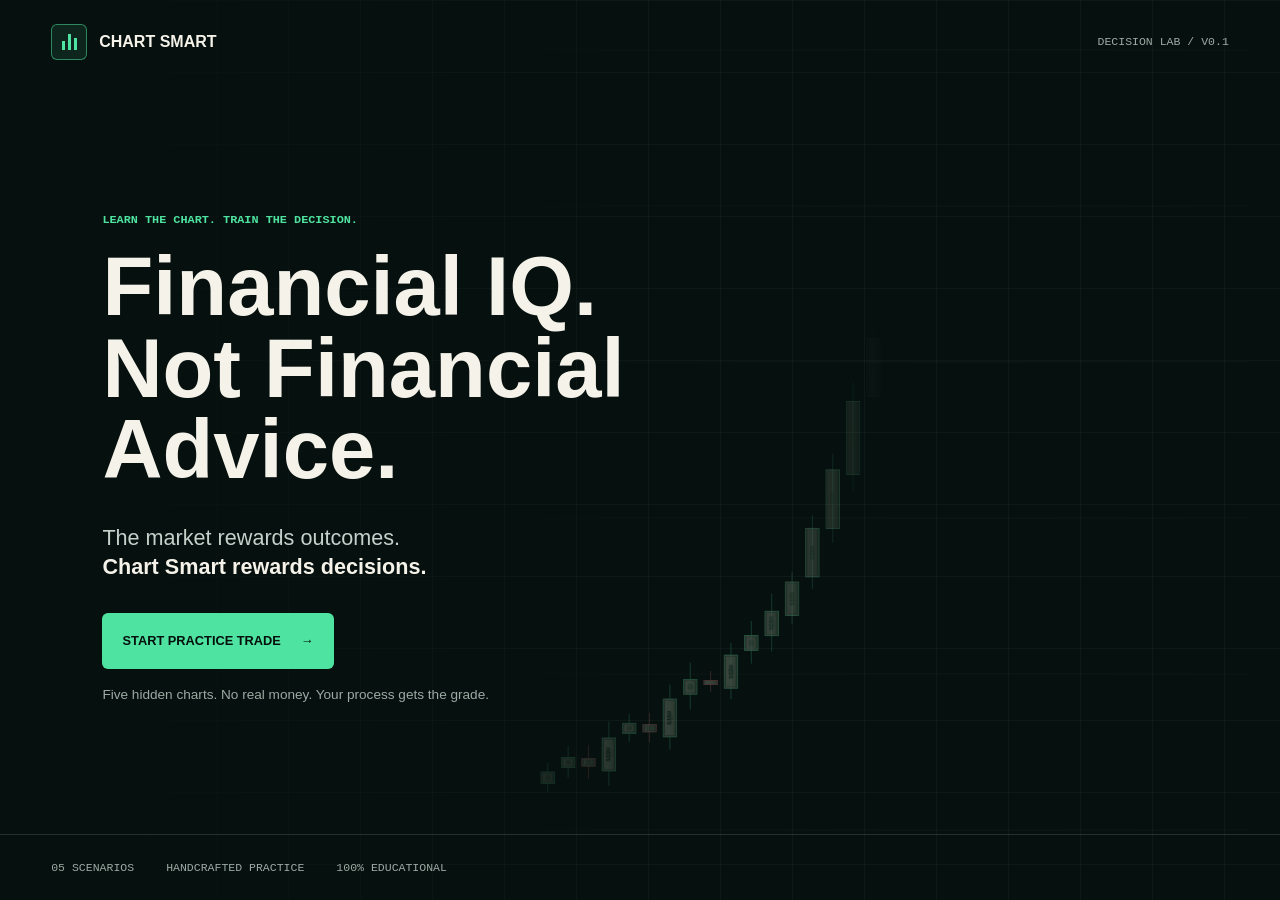
<file: index.html>
<!DOCTYPE html>
<html lang="en">
<head>
  <meta charset="UTF-8">
  <meta name="viewport" content="width=device-width, initial-scale=1.0">
  <meta name="description" content="Practice reading charts, planning risk, and making disciplined investing decisions in Chart Smart Decision Lab.">
  <meta name="theme-color" content="#07110f">
  <meta property="og:title" content="Chart Smart Decision Lab">
  <meta property="og:description" content="Financial IQ. Not Financial Advice. Practice the decision before you see the outcome.">
  <title>Chart Smart Decision Lab</title>
  <link rel="stylesheet" href="css/styles.css?v=20260717-historical-reveal-1">
</head>
<body>
  <main>
    <section class="launch" id="launch" aria-labelledby="launch-title">
      <canvas class="launch-chart" id="launchChart" aria-hidden="true"></canvas>
      <div class="launch-shade" aria-hidden="true"></div>

      <header class="launch-header">
        <a class="brand" href="#launch" aria-label="Chart Smart home">
          <span class="brand-mark" aria-hidden="true"><i></i><i></i><i></i></span>
          <span>Chart Smart</span>
        </a>
        <span class="version">Decision Lab / v0.1</span>
      </header>

      <div class="launch-copy">
        <p class="eyebrow">Learn the chart. Train the decision.</p>
        <h1 id="launch-title">Financial IQ.<br>Not Financial Advice.</h1>
        <p class="principle">The market rewards outcomes.<br><strong>Chart Smart rewards decisions.</strong></p>
        <button class="primary-action" id="startLab" type="button">
          <span>Start practice trade</span>
          <span aria-hidden="true">&rarr;</span>
        </button>
        <p class="launch-note">Five hidden charts. No real money. Your process gets the grade.</p>
      </div>

      <div class="launch-footer" aria-label="Practice session details">
        <span>05 scenarios</span>
        <span>Handcrafted practice</span>
        <span>100% educational</span>
      </div>
    </section>

    <section class="loading-screen" id="loadingScreen" aria-labelledby="loading-title" hidden>
      <div class="loading-inner">
        <span class="brand-mark loading-mark" aria-hidden="true"><i></i><i></i><i></i></span>
        <p id="loading-title">Preparing Decision Lab</p>
        <div class="loading-sequence" aria-live="polite" aria-atomic="true">
          <span class="loading-message is-visible" id="loadingMessage">Reviewing historical candles...</span>
          <span class="loading-check" id="loadingCheck" aria-hidden="true">&#10003;</span>
        </div>
        <div class="loading-progress" aria-hidden="true"><span id="loadingProgress"></span></div>
        <div class="loading-meta"><small id="loadingStage">01 / 03</small><small>Historical simulation</small></div>
        <blockquote class="loading-quote"><span id="loadingQuote">Discipline compounds.</span></blockquote>
      </div>
    </section>

    <section class="lab" id="decisionLab" aria-labelledby="lab-title" hidden>
      <header class="lab-header">
        <div class="brand-cluster">
          <button class="brand brand-button" id="exitLab" type="button" aria-label="Exit Decision Lab">
            <span class="brand-mark" aria-hidden="true"><i></i><i></i><i></i></span>
            <span>Chart Smart</span>
          </button>
          <div class="practice-balance" id="practiceBalanceWidget" aria-live="polite">
            <span>Practice capital</span>
            <strong id="practiceBalance">$2,500.00</strong>
            <small id="practiceBalanceChange">Starting balance</small>
          </div>
        </div>
        <div class="scenario-id">
          <span>Decision Lab</span>
          <strong id="scenarioName">Unknown market / The Steady Climb</strong>
          <small id="scenarioDifficulty">Foundation</small>
        </div>
        <div class="session-controls" aria-label="Audio controls">
          <button class="sound-toggle" id="soundToggle" type="button" aria-pressed="true" title="Turn feedback sounds off">
            <span class="sound-indicator" aria-hidden="true"></span>
            <span id="soundLabel">Effects on</span>
          </button>
          <button class="sound-toggle" id="musicToggle" type="button" aria-pressed="true" title="Turn focus music off">
            <span class="music-indicator" aria-hidden="true"></span>
            <span id="musicLabel">Focus music on</span>
          </button>
          <label class="volume-control">
            <span>Volume</span>
            <input id="volumeControl" type="range" min="0" max="100" value="78" step="1" aria-label="Master audio volume">
            <output id="volumeValue" for="volumeControl">78%</output>
          </label>
          <details class="coach-settings" id="coachSettings">
            <summary>Coach voice</summary>
            <div class="coach-settings-panel">
              <button class="sound-toggle coach-voice-toggle" id="coachVoiceToggle" type="button" aria-pressed="true">
                <span class="coach-voice-indicator" aria-hidden="true"></span>
                <span id="coachVoiceLabel">Coach voice on</span>
              </button>
              <label class="coach-setting-row" for="coachVolume">
                <span>Coach volume</span>
                <input id="coachVolume" type="range" min="0" max="100" value="82" step="1">
                <output id="coachVolumeValue" for="coachVolume">82%</output>
              </label>
              <label class="coach-setting-row coach-personality" for="coachPersonality">
                <span>Personality</span>
                <select id="coachPersonality">
                  <option value="witty-mentor" selected>Witty Mentor</option>
                  <option value="professional-coach">Professional Coach</option>
                </select>
              </label>
              <button class="secondary-action coach-preview" id="previewCoachVoice" type="button">Preview voice</button>
              <button class="sound-toggle humor-animation-toggle" id="humorAnimationToggle" type="button" aria-pressed="true">
                <span class="humor-animation-indicator" aria-hidden="true"></span>
                <span id="humorAnimationLabel">Humorous animations on</span>
              </button>
              <label class="browser-speech-test" id="browserSpeechTestControl" hidden>
                <input id="browserSpeechTest" type="checkbox">
                <span>Browser speech test</span>
              </label>
              <p class="coach-preview-caption" id="coachPreviewCaption" hidden>
                <span>Coach says</span>
                <q id="coachPreviewText"></q>
              </p>
              <small id="coachVoiceStatus">Text fallback ready</small>
            </div>
          </details>
          <span class="sr-only" id="audioState" aria-live="polite">Effects on. Focus music on. Volume 78 percent.</span>
        </div>
      </header>

      <div class="progress-shell" aria-label="Decision Lab progress">
        <div class="progress-copy">
          <span id="stepLabel">Step 1 of 5</span>
          <strong id="stepName">Read the chart</strong>
        </div>
        <div class="progress-track" aria-hidden="true"><span id="progressFill"></span></div>
        <div class="timer-controls" aria-label="Planning timer controls">
          <label for="timerMode">Planning</label>
          <select id="timerMode">
            <option value="relaxed">Relaxed</option>
            <option value="standard" selected>Standard / 90 sec</option>
            <option value="challenge">Challenge / 45 sec</option>
          </select>
          <strong id="timerDisplay" aria-live="off">01:30</strong>
          <button id="timerPause" type="button" aria-pressed="false">Pause</button>
        </div>
        <p class="timer-message" id="timerMessage" aria-live="polite"></p>
      </div>

      <div class="lab-workspace">
        <section class="chart-stage" aria-labelledby="chart-heading">
          <aside class="guided-lesson-panel" id="guidedLessonPanel" aria-label="Guided Review lesson steps" hidden>
            <header>
              <div>
                <span>Historical Reveal</span>
                <strong>Guided Review</strong>
              </div>
              <label for="guidedReplaySpeed">
                <span>Replay speed</span>
                <select id="guidedReplaySpeed">
                  <option value="slow">Slow</option>
                  <option value="normal" selected>Normal</option>
                  <option value="fast">Fast</option>
                </select>
              </label>
            </header>
            <ol class="guided-lesson-steps" id="guidedLessonSteps"></ol>
          </aside>
          <div class="chart-toolbar">
            <div>
              <span class="status-dot"></span>
              <span id="chartStatus">Future candles hidden</span>
            </div>
            <div class="hidden-market">
              <span>Ticker hidden</span>
              <span>Date hidden</span>
              <span>News hidden</span>
            </div>
          </div>

          <h2 class="sr-only" id="chart-heading">Anonymous candlestick chart</h2>
          <div class="chart-wrap" id="chartWrap">
            <canvas id="tradeChart" role="img" aria-label="Anonymous candlestick chart showing an upward move followed by a compact pullback. Future candles are hidden."></canvas>
            <div class="ohlcv-readout" id="ohlcvReadout" aria-live="off">
              <span class="readout-context" id="readoutContext">Latest visible candle</span>
              <span><b>Open</b><strong id="readoutOpen">--</strong></span>
              <span><b>High</b><strong id="readoutHigh">--</strong></span>
              <span><b>Low</b><strong id="readoutLow">--</strong></span>
              <span><b>Close</b><strong id="readoutClose">--</strong></span>
              <span><b>Volume</b><strong id="readoutVolume">--</strong></span>
            </div>
            <div class="chart-coach-cue" id="chartCoachCue" role="status" aria-live="polite" aria-atomic="true" hidden>
              <span>Coach drawing</span>
              <strong id="chartCoachCueText">One last look.</strong>
            </div>
            <section class="reveal-walkthrough" id="revealWalkthrough" aria-label="Guided Review coaching" hidden>
              <div class="reveal-text" id="revealText" role="status" aria-live="polite" aria-atomic="true">
                <p id="revealBody">Read the evidence in the highlighted chart area.</p>
              </div>
            </section>
            <section class="chart-study-panel" id="chartStudyPanel" aria-labelledby="chart-study-title" hidden>
              <div><span>Study Mode</span><strong id="chart-study-title">Show me where support formed.</strong></div>
              <button id="closeStudyMode" type="button" aria-label="Close Study Mode" title="Close Study Mode">&times;</button>
              <p id="studyModeStatus" aria-live="polite">Click near the level buyers defended during the pullback.</p>
            </section>
            <button class="review-poster-next" id="reviewPosterNext" type="button" hidden>Next Lesson <span aria-hidden="true">&rarr;</span></button>
            <div class="future-mask" id="futureMask" aria-hidden="true"></div>
            <div class="replay-message" id="replayMessage" aria-live="polite"></div>
            <section class="replay-hero" id="replayHero" aria-live="polite" aria-atomic="true" hidden>
              <div class="replay-hero-check" aria-hidden="true">&#10003;</div>
              <strong id="replayHeroPattern">Bull Flag Identified</strong>
              <h2 id="replayHeroDecision">Excellent Decision</h2>
              <div class="replay-rewards">
                <span id="replayXp">+125 XP</span>
                <span id="replayVisionGain">Market Vision +3</span>
                <span id="replayDisciplineGain">Discipline +2</span>
              </div>
            </section>
            <div class="pattern-discovery-label" id="patternDiscoveryLabel" role="status" aria-live="polite" hidden>
              <span aria-hidden="true">&#10003;</span>
              <strong id="patternDiscoveryName">Bull Flag</strong>
            </div>
            <section class="falling-knife-overlay" id="fallingKnifeOverlay" role="status" aria-live="polite" aria-atomic="true" hidden>
              <div class="falling-knife-scene" aria-hidden="true">
                <span class="cartoon-knife"><i></i></span>
                <span class="cartoon-knife"><i></i></span>
                <span class="cartoon-knife"><i></i></span>
                <span class="cartoon-knife"><i></i></span>
                <div class="cartoon-hand"><i></i><i></i><i></i><i></i></div>
              </div>
              <div class="falling-knife-copy">
                <strong>Catching a falling knife</strong>
                <span>Downtrend intact. Reversal confirmation missing.</span>
              </div>
            </section>
          </div>

          <div class="chart-legend" aria-hidden="true">
            <span><i class="legend-up"></i>Price up</span>
            <span><i class="legend-down"></i>Price down</span>
            <span><i class="legend-volume"></i>Volume</span>
          </div>
        </section>

        <aside class="decision-panel" id="decisionPanel">
          <form id="decisionForm">
            <section class="form-step market-analysis-step is-active" data-step="observe" aria-labelledby="observe-title">
              <h2 id="observe-title">Market Analysis</h2>
              <p class="step-intro">Can you identify the trend and primary pattern?</p>

              <fieldset>
                <legend>Market Trend</legend>
                <div class="choice-grid trend-grid">
                  <label><input type="radio" name="trend" value="Uptrend"><span>Uptrend</span></label>
                  <label><input type="radio" name="trend" value="Downtrend"><span>Downtrend</span></label>
                  <label><input type="radio" name="trend" value="Range"><span>Range</span></label>
                  <label><input type="radio" name="trend" value="Unclear"><span>Unclear</span></label>
                </div>
              </fieldset>

              <fieldset>
                <legend>Primary Pattern</legend>
                <div class="pattern-grid" id="patternGrid">
                  <label><input type="radio" name="patterns" value="Bull Flag"><span>Bull Flag</span></label>
                  <label><input type="radio" name="patterns" value="Bear Flag"><span>Bear Flag</span></label>
                  <label><input type="radio" name="patterns" value="Falling Wedge"><span>Falling Wedge</span></label>
                  <label><input type="radio" name="patterns" value="Rising Wedge"><span>Rising Wedge</span></label>
                  <label><input type="radio" name="patterns" value="Double Bottom"><span>Double Bottom</span></label>
                  <label><input type="radio" name="patterns" value="Double Top"><span>Double Top</span></label>
                  <label><input type="radio" name="patterns" value="Head &amp; Shoulders"><span>Head &amp; Shoulders</span></label>
                  <label><input type="radio" name="patterns" value="Inverse Head &amp; Shoulders"><span>Inverse H&amp;S</span></label>
                  <label><input type="radio" name="patterns" value="Triangle"><span>Triangle</span></label>
                  <label><input type="radio" name="patterns" value="Breakout"><span>Breakout</span></label>
                  <label><input type="radio" name="patterns" value="Failed Breakout"><span>Failed Breakout</span></label>
                  <label><input type="radio" name="patterns" value="Support Retest"><span>Support Retest</span></label>
                  <label><input type="radio" name="patterns" value="Resistance Rejection"><span>Resistance Rejection</span></label>
                  <label><input type="radio" name="patterns" value="Consolidation"><span>Consolidation</span></label>
                  <label><input type="radio" name="patterns" value="No Clear Pattern"><span>No Clear Pattern</span></label>
                </div>
              </fieldset>
              <p class="form-error" id="observeError" role="alert"></p>
            </section>

            <section class="form-step" data-step="act" aria-labelledby="act-title">
              <h2 id="act-title">Trade Decision</h2>
              <p class="step-intro">Choose the action that fits your read.</p>
              <fieldset>
                <legend class="sr-only">Trade action</legend>
                <div class="action-grid">
                  <label><input type="radio" name="action" value="Buy"><span><strong>Buy / Long</strong><small>Take the long side</small></span></label>
                  <label><input type="radio" name="action" value="Sell"><span><strong>Sell / Short</strong><small>Take the short side</small></span></label>
                  <label><input type="radio" name="action" value="Wait"><span><strong>Wait</strong><small>Need confirmation</small></span></label>
                  <label><input type="radio" name="action" value="Skip"><span><strong>Skip</strong><small>No clear edge</small></span></label>
                </div>
              </fieldset>
              <p class="form-error" id="actError" role="alert"></p>
              <button class="text-action" data-back="observe" type="button">Back</button>
            </section>

            <section class="form-step order-entry-step" data-step="plan" aria-labelledby="plan-title">
              <div class="order-heading">
                <div><p class="step-kicker">Execution</p><h2 id="plan-title">Order Entry</h2></div>
                <strong class="order-side" id="orderSide">Buy</strong>
              </div>
              <p class="step-intro" id="planIntro">Set the execution and define where your thesis is invalidated.</p>

              <div id="tradeFields" class="trade-fields">
                <section class="practice-account-card order-account" aria-labelledby="practice-account-title">
                  <div class="account-card-heading"><span id="practice-account-title">Practice Account</span><small>1x educational margin</small></div>
                  <div class="order-account-grid" aria-live="polite">
                    <div><span>Available Cash</span><strong id="planningAccountBalance">$2,500.00</strong></div>
                    <div><span>Reserved Short Proceeds</span><strong id="accountReservedShortProceeds">$0.00</strong></div>
                    <div><span>Position</span><strong id="accountPositionSide">Flat</strong></div>
                    <div><span id="accountPositionValueLabel">Position Value</span><strong id="accountPositionValue">$0.00</strong></div>
                    <div><span>Unrealized P/L</span><strong id="accountUnrealizedPL">$0.00</strong></div>
                    <div><span>Realized P/L</span><strong id="accountRealizedPL">$0.00</strong></div>
                    <div><span>Total Account Equity</span><strong id="metricAccountValue">$2,500.00</strong></div>
                    <div><span id="accountBuyingPowerLabel">Buying Power</span><strong id="accountBuyingPower">$2,500.00</strong></div>
                  </div>
                </section>

                <fieldset class="order-type-control">
                  <legend>Order Type</legend>
                  <div class="segmented-control">
                    <label><input type="radio" name="orderType" value="Market" checked><span>Market</span></label>
                    <label><input type="radio" name="orderType" value="Limit"><span>Limit</span></label>
                  </div>
                </fieldset>

                <div class="order-input-grid">
                  <label class="number-field entry-field"><span id="entryFieldLabel">Market Price</span><span class="input-shell">$<input type="number" name="entry" value="48.20" min="1" step="0.01" inputmode="decimal" readonly></span></label>
                  <label class="number-field" data-position-method="units"><span id="positionUnitsLabel">Quantity</span><span class="input-shell"><input id="positionUnits" type="number" name="positionUnits" value="16.60" min="0" step="0.01" inputmode="decimal"></span></label>
                  <label class="number-field" data-position-method="amount"><span>Dollar Amount</span><span class="input-shell">$<input id="positionAmount" type="number" name="positionAmount" value="800.00" min="0" step="0.01" inputmode="decimal"></span></label>
                  <label class="number-field"><span>Stop Loss</span><span class="input-shell">$<input type="number" name="stop" value="46.90" min="1" step="0.01" inputmode="decimal"></span></label>
                  <label class="number-field"><span>Take Profit</span><span class="input-shell">$<input type="number" name="target" value="52.10" min="1" step="0.01" inputmode="decimal"></span></label>
                  <button class="max-order-button" id="maxOrder" type="button">Max Buy</button>
                </div>

                <input id="positionPercent" type="hidden" name="positionPercent" value="32">

                <input id="accountRiskInput" type="hidden" name="risk" value="0.9">

                <div class="order-preview-grid" aria-live="polite">
                  <div><span id="estimatedCostLabel">Estimated Cost</span><strong id="estimatedCost">$800.00</strong></div>
                  <div><span id="metricAvailableCashLabel">Available Cash After</span><strong id="metricAvailableCash">$1,700.00</strong></div>
                  <div><span id="metricPositionUnitsLabel">Quantity</span><strong id="metricPositionUnits">16.60 units</strong></div>
                  <div><span id="metricPositionValueLabel">Position Value</span><strong id="metricPositionValue">$800.00</strong></div>
                  <div><span id="metricBuyingPowerAfterLabel">Buying Power After</span><strong id="metricBuyingPowerAfter">$1,700.00</strong></div>
                </div>

                <p class="short-risk-note" id="shortRiskNote" hidden>Short losses increase as price rises.</p>

                <div class="capital-metrics order-risk-metrics" aria-live="polite">
                  <div><span>Dollars at risk</span><strong id="metricDollarsRisk">$21.58</strong></div>
                  <div class="metric-loss"><span>Maximum planned loss</span><strong id="metricMaxLoss">$21.58</strong></div>
                  <div><span>Account at risk</span><strong id="metricAccountRisk">0.9%</strong></div>
                  <div><span>Potential gain</span><strong id="metricPotentialGain">$64.72</strong></div>
                  <div><span>Risk / reward</span><strong id="riskRatio">3.0 : 1</strong></div>
                </div>

                <div class="risk-state" id="riskState" data-level="conservative" role="status" aria-live="polite">
                  <span id="riskStateLabel">Conservative</span>
                  <p id="riskNote">You are risking 0.9% of the practice account on this idea.</p>
                  <small>Educational sizing label, not financial advice.</small>
                </div>
              </div>

              <label class="text-field" id="reasonField" hidden>
                <span>Why is <span id="reasonAction">waiting</span> the best decision?</span>
                <textarea name="reason" rows="5" maxlength="220" placeholder="I would need to see..."></textarea>
              </label>

              <p class="form-error order-validation" id="planError" role="alert"></p>
              <div class="panel-actions order-actions"><button class="text-action" data-back="act" type="button">Back</button><button class="panel-action compact lock-action" id="submitOrder" type="button">Submit Order</button></div>
            </section>

            <section class="form-step" data-step="review" aria-labelledby="review-title">
              <p class="step-kicker">Last look</p>
              <h2 id="review-title">Own the decision.</h2>
              <p class="step-intro">Once locked, your answers cannot be edited. The market will play forward.</p>
              <dl class="decision-summary" id="decisionSummary"></dl>
              <div class="lock-callout"><span aria-hidden="true">01</span><p><strong>Outcome stays hidden.</strong> Your process is saved first.</p></div>
              <div class="panel-actions"><button class="text-action" data-back="plan" type="button">Back</button><button class="panel-action compact lock-action" id="lockDecision" type="button">COMMIT CAPITAL</button></div>
            </section>

            <section class="form-step commitment-step" data-step="commit" id="commitStep" aria-labelledby="commit-title">
              <p class="step-kicker">Pre-commitment moment</p>
              <h2 id="commit-title">One Last Look</h2>
              <p class="step-intro">This is the trade you planned. The chart remains unchanged; only your decision is about to become final.</p>
              <div class="commitment-status" id="commitmentStatus" role="status" aria-live="polite">
                <span class="commitment-mark" aria-hidden="true"></span>
                <strong>Capital committed.</strong>
              </div>
              <dl class="decision-summary commitment-summary" id="commitmentSummary"></dl>
              <blockquote class="commit-coach-prompt" id="commitCoachPrompt">Trust your process.</blockquote>
              <div class="commitment-actions" id="commitmentActions" hidden>
                <button class="panel-action" id="beginCommittedReplay" type="button">Confirm and Begin Replay</button>
                <button class="secondary-action" id="reviewCommittedPlan" type="button">Review Plan</button>
              </div>
            </section>
          </form>

          <section class="result-step" id="resultStep" hidden aria-labelledby="result-title">
            <section class="trade-debrief-summary" id="tradeDebriefSummary" hidden aria-labelledby="trade-debrief-title">
              <header><span>Lesson complete</span><h2 id="trade-debrief-title">Trade Debrief</h2></header>
              <div class="debrief-quality"><span>Decision Quality</span><strong id="debriefDecisionQuality">Excellent</strong></div>
              <section aria-labelledby="community-results-title">
                <h3 id="community-results-title">Community Results</h3>
                <dl><div><dt>Trend</dt><dd>92% identified correctly</dd></div><div><dt>Pattern</dt><dd>41% identified correctly</dd></div></dl>
              </section>
              <section aria-labelledby="growth-title">
                <h3 id="growth-title">Your Growth</h3>
                <dl id="growthMetrics"><div><dt>Trend</dt><dd id="growthTrend">81%</dd></div><div><dt>Pattern</dt><dd id="growthPattern">74%</dd></div></dl>
                <p id="growthFallback" hidden>Complete a few more lessons to begin tracking your growth.</p>
              </section>
              <section class="debrief-takeaway" aria-labelledby="takeaway-title"><h3 id="takeaway-title">Takeaway</h3><p id="debriefTakeaway">Confirmation beats anticipation.</p></section>
              <button class="panel-action compact" id="debriefNextLesson" type="button">Start Next Lesson <span aria-hidden="true">&rarr;</span></button>
            </section>
            <header class="lesson-panel-heading" id="lessonPanelHeading">
              <div><p class="step-kicker">Game film review</p><h2 id="result-title">Let&#39;s review the decision.</h2></div>
              <span id="resultScenarioName">The Steady Climb</span>
            </header>

            <div class="coach-card" id="coachCard" data-level="excellent" hidden>
              <div class="coach-avatar" id="coachAvatar" aria-hidden="true">&#128578;</div>
              <div class="coach-dialogue">
                <div class="coach-identity"><span class="coach-label">Chart Smart Coach</span><small id="coachMoodLabel">Excellent</small></div>
                <span class="coach-message-type">Coach&#39;s take</span>
                <h3 id="coachHeadline">Nice eye.</h3>
                <span class="coach-message-type coach-message-education">What the chart showed</span>
                <p id="coachBody">You identified the bull flag and waited for the chart to confirm the move.</p>
                <p class="coach-voice-caption" id="coachVoiceCaption" data-mood="neutral" hidden>
                  <span>Coach says</span>
                  <q id="coachVoiceText"></q>
                </p>
              </div>
            </div>

            <div class="coach-feedback" id="coachFeedback" hidden>
              <section id="feedbackWell" hidden><h3><span aria-hidden="true">&#10003;</span> What You Did Well</h3><p id="feedbackWellText">You read the trend, recognized the flag, and defined the risk before the replay.</p></section>
              <section id="feedbackWatch" hidden><h3><span aria-hidden="true">&#9888;</span> What To Watch</h3><p id="feedbackWatchText">Confirmation matters. Let the breakout prove itself before committing capital.</p></section>
              <section id="feedbackLesson" hidden><h3><span aria-hidden="true">&#128161;</span> Key Lesson</h3><p id="feedbackLessonText">A good pattern is context plus confirmation, not a shape forced onto the chart.</p></section>
            </div>

            <div class="result-pair" id="lessonStats" hidden>
              <div><span>Market outcome</span><strong id="marketOutcome">+8.4%</strong><small id="outcomeLabel">Profitable outcome</small></div>
              <div><span>Decision quality</span><strong id="decisionGrade">A-</strong><small id="processLabel">Strong process</small></div>
            </div>

            <details class="lesson-secondary" id="lessonSecondary" hidden>
              <summary>Detailed score breakdown</summary>
              <section class="vision-card" id="visionCard" aria-labelledby="vision-title">
                <div class="vision-heading">
                  <div><span class="coach-label">Decision skill</span><h3 id="vision-title">Market Vision</h3></div>
                  <strong id="marketVisionResult">91</strong>
                </div>
                <div class="vision-breakdown">
                  <div><span>Trend recognition</span><strong id="visionTrend">95</strong></div>
                  <div><span>Pattern interpretation</span><strong id="visionPattern">92</strong></div>
                  <div><span>Support / resistance awareness</span><strong id="visionLevels">88</strong></div>
                  <div><span>Confirmation awareness</span><strong id="visionConfirmation">89</strong></div>
                </div>
                <p>Clear evidence earns more than extra labels. Market Vision does not reward forced patterns.</p>
              </section>
            </details>

            <section class="skill-progress-panel" id="skillProgressPanel" aria-labelledby="skill-progress-title" hidden>
              <div class="skill-progress-heading"><span class="coach-label">Skills updated</span><h3 id="skill-progress-title">Progress from this decision</h3></div>
              <div class="skill-progress-list">
                <div class="skill-progress-row" data-start="84" data-end="87"><span>Market Vision</span><div class="skill-progress-track"><i></i></div><strong><b>84</b> <em>&rarr;</em> <span>87</span></strong></div>
                <div class="skill-progress-row" data-start="91" data-end="92"><span>Risk Management</span><div class="skill-progress-track"><i></i></div><strong><b>91</b> <em>&rarr;</em> <span>92</span></strong></div>
                <div class="skill-progress-row" data-start="76" data-end="79"><span>Patience</span><div class="skill-progress-track"><i></i></div><strong><b>76</b> <em>&rarr;</em> <span>79</span></strong></div>
                <div class="skill-progress-row" data-start="72" data-end="75"><span>Pattern Interpretation</span><div class="skill-progress-track"><i></i></div><strong><b>72</b> <em>&rarr;</em> <span>75</span></strong></div>
              </div>
            </section>

            <div class="pattern-result legacy-result-control" id="patternResult">
              <span class="pattern-check" aria-hidden="true">&#10003;</span>
              <div><small id="patternResultLabel">Reference pattern</small><strong id="patternResultName">Bull Flag</strong></div>
            </div>

            <section class="marking-card legacy-result-control" id="markingCard" aria-labelledby="marking-title">
              <span class="optional-label">Optional chart exercise</span>
              <h3 id="marking-title">Show me where you saw the pattern</h3>
              <p>Draw up to two simple guide lines on the chart. This is for visual comparison, not geometry scoring.</p>
              <div class="marking-actions">
                <button class="secondary-action" id="markPattern" type="button">Mark my read</button>
                <button class="text-action" id="clearMarks" type="button" hidden>Clear guides</button>
              </div>
              <p class="marking-status" id="markingStatus" aria-live="polite">You can skip this and reveal the lesson.</p>
            </section>

            <button class="panel-action xray-action legacy-result-control" id="showXray" type="button">Show Me Why <span aria-hidden="true">&rarr;</span></button>

            <div class="xray-lesson legacy-result-control" id="xrayLesson" hidden>
              <div class="lesson-step"><span>01</span><p><strong>Swing points</strong>Higher highs and higher lows established an uptrend before the pattern formed.</p></div>
              <div class="lesson-step"><span>02</span><p><strong>Flagpole</strong>A fast, strong advance showed clear buying pressure.</p></div>
              <div class="lesson-step"><span>03</span><p><strong>Trendlines</strong>The pullback stayed inside two gently falling guide lines instead of reversing sharply.</p></div>
              <div class="lesson-step"><span>04</span><p><strong>Support and resistance</strong>The lower guide held as support. The upper guide became the level price needed to clear.</p></div>
              <div class="lesson-step"><span>05</span><p><strong>Breakout area</strong>Price closed above the falling resistance line, completing the pattern.</p></div>
              <div class="lesson-step"><span>06</span><p><strong>Volume confirmation</strong>Volume faded during the pullback, then expanded as price broke out.</p></div>
            </div>

            <footer class="lesson-ending" id="lessonEnding" hidden>
              <p id="lessonEndingLine">You&#39;re starting to think like an investor.</p>
              <div class="lesson-actions">
                <button class="panel-action" id="nextScenario" type="button"><span aria-hidden="true">&#9654;</span> <span id="nextScenarioLabel">Next Scenario</span></button>
                <button class="secondary-action" id="studySupport" type="button">Study Chart</button>
                <button class="secondary-action" id="reviewReplay" type="button"><span aria-hidden="true">&#8634;</span> Review Replay</button>
              </div>
            </footer>

            <button class="secondary-action legacy-result-control" id="finishSession" type="button">View session score</button>
          </section>

          <section class="end-step" id="endStep" hidden aria-labelledby="end-title">
            <p class="step-kicker">Practice complete</p>
            <div class="grade-seal"><span>Curriculum grade</span><strong id="finalGrade">A-</strong></div>
            <h2 id="end-title">Five charts smarter.</h2>
            <p class="step-intro">Progress comes from decisions you can explain, repeat, and improve.</p>
            <div class="skill-list" id="skillList">
              <div><span>Market Vision</span><strong id="marketVisionScore">92</strong></div>
              <div><span>Trend reading</span><strong id="trendScore">95</strong></div>
              <div><span>Risk management</span><strong id="riskScore">88</strong></div>
              <div><span>Discipline</span><strong id="disciplineScore">91</strong></div>
            </div>
            <div class="coach-summary"><span>Coach summary</span><p id="finalCoach">Strong read. You matched the pattern with a defined plan and let confirmation carry the decision.</p></div>
            <button class="panel-action" id="practiceAgain" type="button">Practice the curriculum again <span aria-hidden="true">&rarr;</span></button>
            <button class="text-action center-action" id="returnHome" type="button">Return home</button>
          </section>
        </aside>
      </div>

      <footer class="lab-footer">
        <span>Educational simulation only</span>
        <span>Financial IQ. Not Financial Advice.</span>
      </footer>
    </section>
  </main>

  <div class="capital-result" id="capitalResult" role="status" aria-live="polite" aria-atomic="true" hidden>
    <span>Practice capital</span>
    <strong id="capitalResultAmount">$2,500.00</strong>
    <small id="capitalResultChange">Current balance</small>
  </div>
  <div class="toast" id="toast" role="status" aria-live="polite"></div>
  <script src="js/config.js"></script>
  <script src="js/audio-manifest.js"></script>
  <script src="js/main.js?v=20260717-historical-reveal-1"></script>
</body>
</html>
</file>
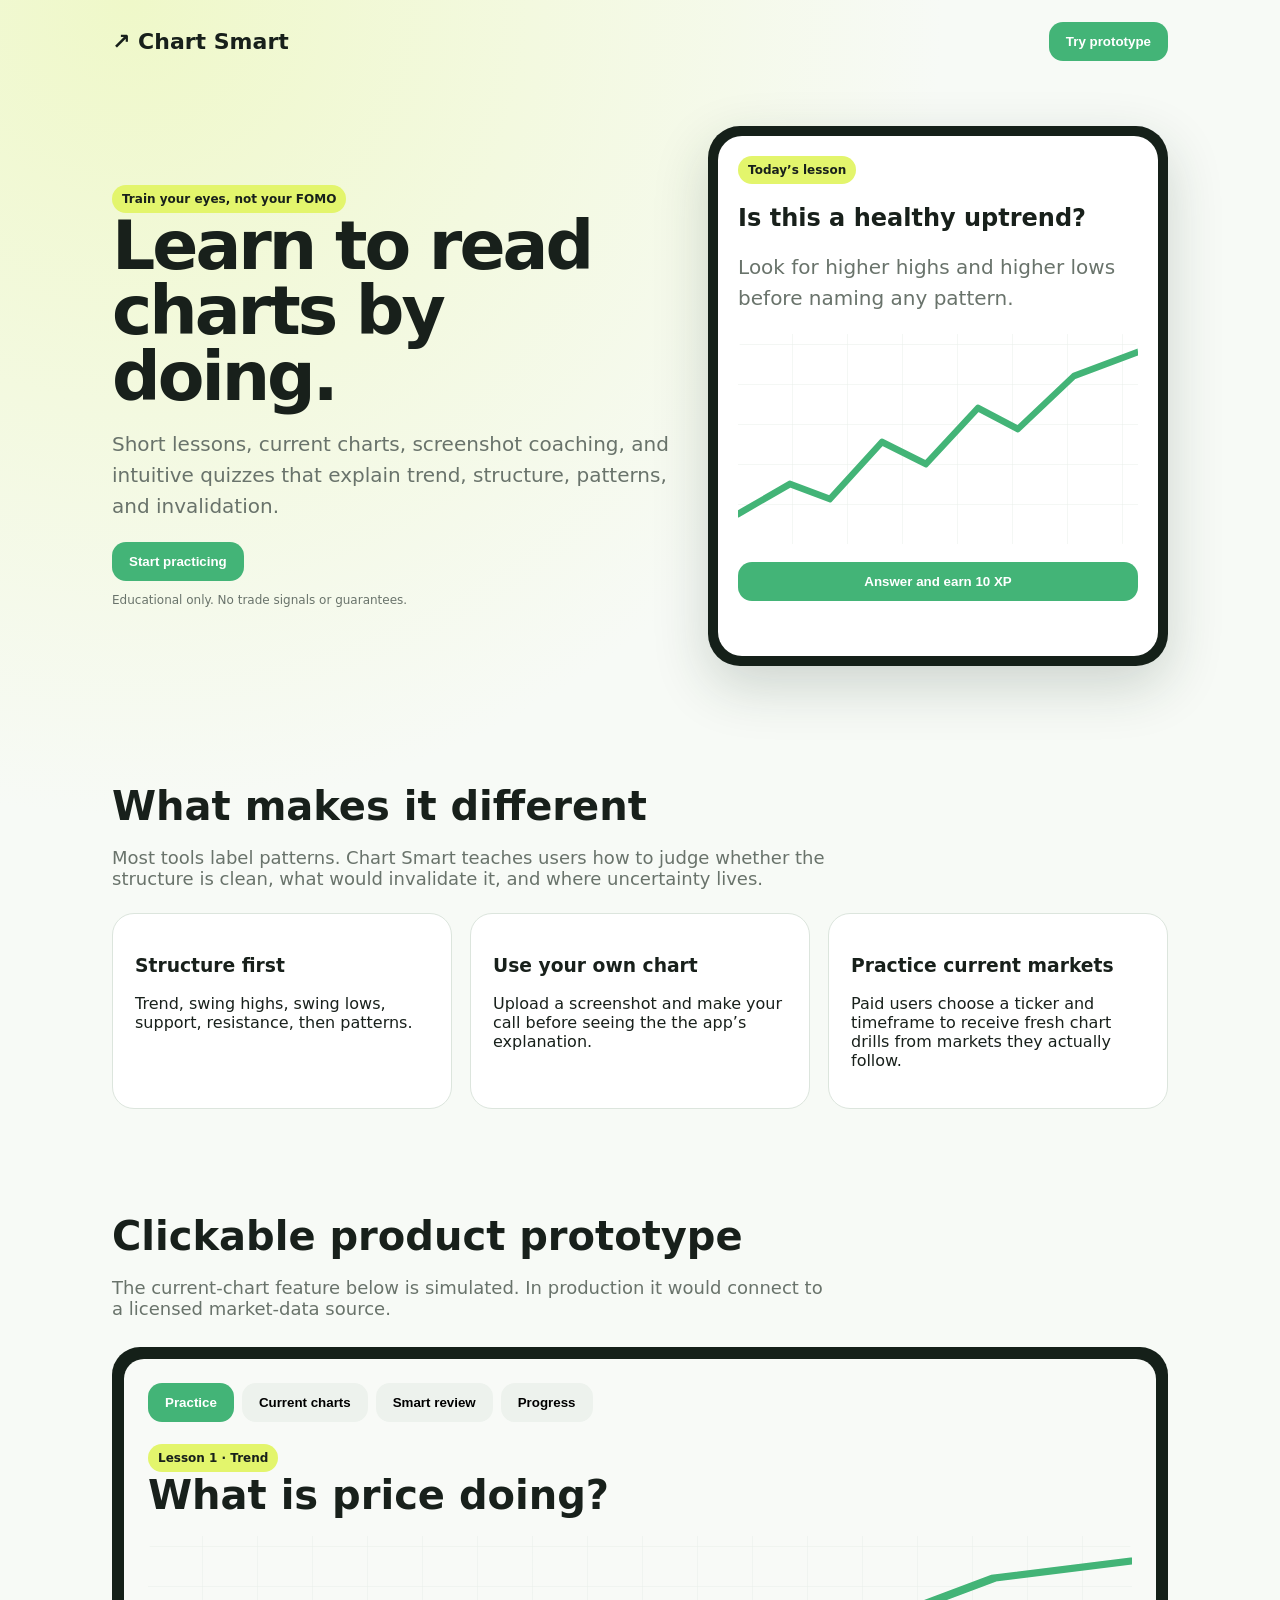
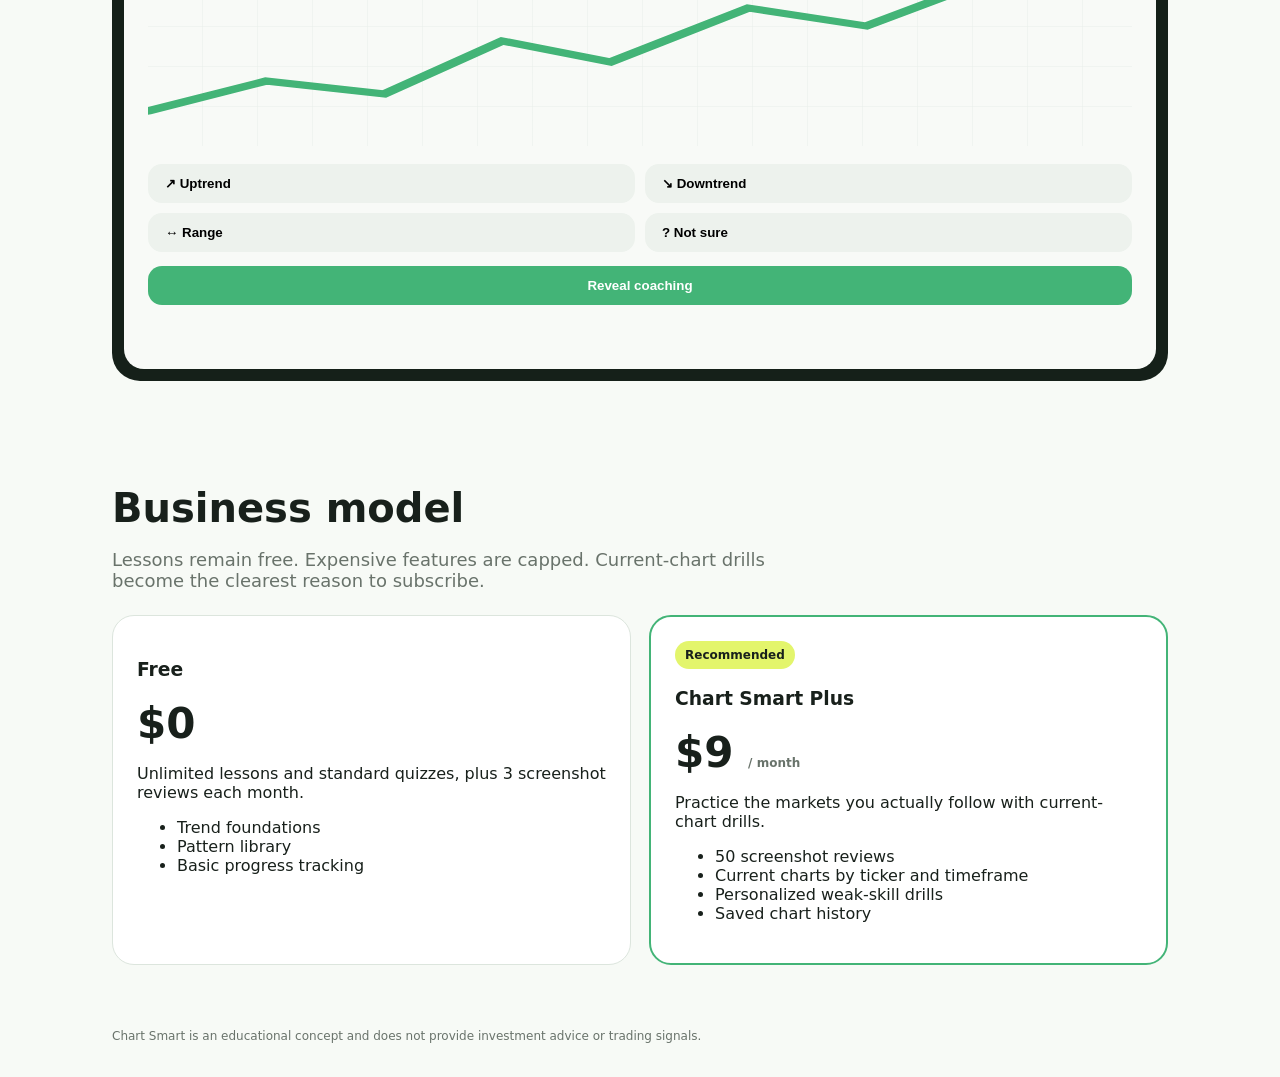
<file: chart_smart_prototype.html>
<!doctype html>
<html lang="en">
<head>
<meta charset="utf-8">
<meta name="viewport" content="width=device-width,initial-scale=1">
<title>Chart Smart Prototype</title>
<style>
:root{--bg:#f7faf6;--card:#fff;--ink:#18201b;--muted:#69736b;--green:#43b477;--lime:#e3f56c;--line:#dce5dd;--dark:#152019}
*{box-sizing:border-box} body{margin:0;font-family:Inter,system-ui,sans-serif;background:radial-gradient(circle at 10% 0,#eff8c9,transparent 28%),var(--bg);color:var(--ink)}
.wrap{max-width:1100px;margin:auto;padding:22px}.nav{display:flex;justify-content:space-between;align-items:center}.brand{font-weight:900;font-size:22px}
button{border:0;border-radius:14px;padding:12px 17px;font-weight:800;cursor:pointer}.primary{background:var(--green);color:white}.ghost{background:#eaf0ea;color:var(--ink)}
.hero{display:grid;grid-template-columns:1.1fr .9fr;gap:34px;align-items:center;padding:65px 0}.hero h1{font-size:68px;line-height:.96;letter-spacing:-3px;margin:0 0 18px}.hero p{font-size:20px;line-height:1.55;color:var(--muted)}
.mock{background:var(--dark);border-radius:32px;padding:10px;box-shadow:0 20px 55px #18332330}.screen{background:white;border-radius:24px;padding:20px;min-height:520px}
.badge{display:inline-block;background:var(--lime);padding:7px 10px;border-radius:999px;font-size:12px;font-weight:900}
.chart{height:210px;border-radius:18px;margin:18px 0;background:repeating-linear-gradient(0deg,#fff0 0 39px,#e8eee9 40px),repeating-linear-gradient(90deg,#fff0 0 54px,#e8eee9 55px);position:relative;overflow:hidden}
.chart svg{position:absolute;inset:0;width:100%;height:100%}.panel{border:1px solid var(--line);border-radius:20px;padding:18px;margin-top:14px}
.section{padding:52px 0}.section h2{font-size:40px;margin:0 0 12px}.lead{color:var(--muted);font-size:18px;max-width:720px}
.grid{display:grid;grid-template-columns:repeat(3,1fr);gap:18px;margin-top:24px}.card{background:var(--card);border:1px solid var(--line);border-radius:22px;padding:22px}
.demo{background:var(--dark);padding:12px;border-radius:28px;margin-top:28px}.app{background:#f8faf7;border-radius:20px;padding:24px;min-height:610px}.tabs{display:flex;gap:8px;flex-wrap:wrap;margin-bottom:22px}.tab{background:#edf2ed}.tab.active{background:var(--green);color:white}
.view{display:none}.view.active{display:block}.choices{display:grid;grid-template-columns:1fr 1fr;gap:10px;margin-top:15px}.choice{background:#edf2ed;text-align:left}.choice.sel{outline:2px solid var(--green);background:#eaf8ef}
.controls{display:grid;grid-template-columns:1fr 1fr;gap:12px;margin:16px 0}input,select{width:100%;padding:12px;border:1px solid var(--line);border-radius:12px;background:white}
.review-grid{display:grid;grid-template-columns:1fr 1fr;gap:10px}.metric{background:#eef3ee;border-radius:14px;padding:13px}.metric small{display:block;color:var(--muted);font-weight:700;margin-bottom:4px}
.pricegrid{display:grid;grid-template-columns:1fr 1fr;gap:18px;margin-top:24px}.price{background:white;border:1px solid var(--line);border-radius:22px;padding:24px}.price.pro{border:2px solid var(--green)}.money{font-size:42px;font-weight:900}
.note{background:#fff6d9;border-left:5px solid #f1c453;padding:14px;border-radius:12px;margin-top:14px}.tiny{font-size:12px;color:var(--muted)}
@media(max-width:800px){.hero,.grid,.pricegrid{grid-template-columns:1fr}.hero h1{font-size:48px}.choices,.controls,.review-grid{grid-template-columns:1fr}}
</style>
</head>
<body>
<div class="wrap">
  <div class="nav"><div class="brand">↗ Chart Smart</div><button class="primary" onclick="go('practice')">Try prototype</button></div>

  <section class="hero">
    <div>
      <span class="badge">Train your eyes, not your FOMO</span>
      <h1>Learn to read charts by doing.</h1>
      <p>Short lessons, current charts, screenshot coaching, and intuitive quizzes that explain trend, structure, patterns, and invalidation.</p>
      <button class="primary" onclick="document.getElementById('demo').scrollIntoView({behavior:'smooth'})">Start practicing</button>
      <div class="tiny" style="margin-top:12px">Educational only. No trade signals or guarantees.</div>
    </div>
    <div class="mock">
      <div class="screen">
        <span class="badge">Today’s lesson</span>
        <h2>Is this a healthy uptrend?</h2>
        <p class="lead">Look for higher highs and higher lows before naming any pattern.</p>
        <div class="chart">
          <svg viewBox="0 0 500 210" preserveAspectRatio="none">
            <polyline points="0,180 65,150 115,165 180,108 235,130 300,74 350,95 420,42 500,18" fill="none" stroke="#43b477" stroke-width="7" stroke-linecap="round" stroke-linejoin="round"/>
          </svg>
        </div>
        <button class="primary" style="width:100%">Answer and earn 10 XP</button>
      </div>
    </div>
  </section>

  <section class="section">
    <h2>What makes it different</h2>
    <p class="lead">Most tools label patterns. Chart Smart teaches users how to judge whether the structure is clean, what would invalidate it, and where uncertainty lives.</p>
    <div class="grid">
      <div class="card"><h3>Structure first</h3><p>Trend, swing highs, swing lows, support, resistance, then patterns.</p></div>
      <div class="card"><h3>Use your own chart</h3><p>Upload a screenshot and make your call before seeing the the app’s explanation.</p></div>
      <div class="card"><h3>Practice current markets</h3><p>Paid users choose a ticker and timeframe to receive fresh chart drills from markets they actually follow.</p></div>
    </div>
  </section>

  <section class="section" id="demo">
    <h2>Clickable product prototype</h2>
    <p class="lead">The current-chart feature below is simulated. In production it would connect to a licensed market-data source.</p>
    <div class="demo">
      <div class="app">
        <div class="tabs">
          <button class="tab active" onclick="showTab(this,'practice')">Practice</button>
          <button class="tab" onclick="showTab(this,'live')">Current charts</button>
          <button class="tab" onclick="showTab(this,'coach')">Smart review</button>
          <button class="tab" onclick="showTab(this,'progress')">Progress</button>
        </div>

        <div id="practice" class="view active">
          <span class="badge">Lesson 1 · Trend</span>
          <h2>What is price doing?</h2>
          <div class="chart">
            <svg viewBox="0 0 500 210" preserveAspectRatio="none">
              <polyline points="0,175 60,145 120,158 180,105 235,126 305,72 365,90 430,42 500,25" fill="none" stroke="#43b477" stroke-width="7" stroke-linecap="round"/>
            </svg>
          </div>
          <div class="choices">
            <button class="choice" onclick="selectChoice(this)">↗ Uptrend</button>
            <button class="choice" onclick="selectChoice(this)">↘ Downtrend</button>
            <button class="choice" onclick="selectChoice(this)">↔ Range</button>
            <button class="choice" onclick="selectChoice(this)">? Not sure</button>
          </div>
          <button class="primary" style="width:100%;margin-top:14px" onclick="openReview()">Reveal coaching</button>
        </div>

        <div id="live" class="view">
          <span class="badge">Chart Smart Plus</span>
          <h2>Build a drill from a current chart</h2>
          <div class="controls">
            <div><label>Ticker</label><input value="XLMUSD"></div>
            <div><label>Timeframe</label><select><option>15 minutes</option><option>1 hour</option><option selected>4 hours</option><option>1 day</option></select></div>
          </div>
          <div class="controls">
            <div><label>Skill</label><select><option>Trend recognition</option><option>Support and resistance</option><option>Pattern validity</option><option>Invalidation</option></select></div>
            <div><label>Difficulty</label><select><option>Beginner</option><option>Intermediate</option><option>Advanced</option></select></div>
          </div>
          <div class="panel">
            <h3>What the paid lesson would generate</h3>
            <p>1 current chart, 1 pre-analysis question, 1 coach explanation, 1 invalidation drill, and 10 XP.</p>
          </div>
          <button class="primary" style="width:100%;margin-top:14px" onclick="alert('Prototype only: a production version would request fresh market data here.')">Generate current-chart drill</button>
        </div>

        <div id="coach" class="view">
          <span class="badge">Smart review</span>
          <h2>Possible uptrend, not fully confirmed</h2>
          <p class="lead">Higher lows are developing, but price has not clearly broken the previous swing high.</p>
          <div class="review-grid">
            <div class="metric"><small>TREND</small><b>Early uptrend</b></div>
            <div class="metric"><small>CONFIDENCE</small><b>72%</b></div>
            <div class="metric"><small>SUPPORT</small><b>Last higher low</b></div>
            <div class="metric"><small>INVALIDATION</small><b>Close below that low</b></div>
          </div>
          <div class="note"><b>Smart note:</b> Pattern names come second. First decide whether buyers are defending progressively higher prices.</div>
        </div>

        <div id="progress" class="view">
          <span class="badge">Level 2</span>
          <h2>Market Structure</h2>
          <div class="review-grid">
            <div class="metric"><small>XP</small><b>170</b></div>
            <div class="metric"><small>STREAK</small><b>4 days</b></div>
            <div class="metric"><small>ACCURACY</small><b>78%</b></div>
            <div class="metric"><small>WEAKEST SKILL</small><b>Invalidation</b></div>
          </div>
          <div class="note">Next recommended drill: distinguish a healthy pullback from a broken uptrend.</div>
        </div>
      </div>
    </div>
  </section>

  <section class="section">
    <h2>Business model</h2>
    <p class="lead">Lessons remain free. Expensive features are capped. Current-chart drills become the clearest reason to subscribe.</p>
    <div class="pricegrid">
      <div class="price">
        <h3>Free</h3><div class="money">$0</div>
        <p>Unlimited lessons and standard quizzes, plus 3 screenshot reviews each month.</p>
        <ul><li>Trend foundations</li><li>Pattern library</li><li>Basic progress tracking</li></ul>
      </div>
      <div class="price pro">
        <span class="badge">Recommended</span>
        <h3>Chart Smart Plus</h3><div class="money">$9 <span class="tiny">/ month</span></div>
        <p>Practice the markets you actually follow with current-chart drills.</p>
        <ul><li>50 screenshot reviews</li><li>Current charts by ticker and timeframe</li><li>Personalized weak-skill drills</li><li>Saved chart history</li></ul>
      </div>
    </div>
  </section>
  <p class="tiny">Chart Smart is an educational concept and does not provide investment advice or trading signals.</p>
</div>
<script>
function showTab(btn,id){document.querySelectorAll('.tab').forEach(x=>x.classList.remove('active'));btn.classList.add('active');document.querySelectorAll('.view').forEach(x=>x.classList.remove('active'));document.getElementById(id).classList.add('active')}
function selectChoice(btn){document.querySelectorAll('#practice .choice').forEach(x=>x.classList.remove('sel'));btn.classList.add('sel')}
function openReview(){document.querySelectorAll('.tab').forEach(x=>x.classList.remove('active'));document.querySelectorAll('.view').forEach(x=>x.classList.remove('active'));document.querySelectorAll('.tab')[2].classList.add('active');document.getElementById('coach').classList.add('active')}
function go(){document.getElementById('demo').scrollIntoView({behavior:'smooth'})}
</script>
</body>
</html>
</file>
<file: css/styles.css>
:root {
  color-scheme: dark;
  --ink: #06100e;
  --ink-soft: #0b1714;
  --surface: #101d19;
  --surface-raised: #162520;
  --paper: #f4f2e9;
  --muted: #9caaa4;
  --line: rgba(235, 242, 237, 0.14);
  --line-strong: rgba(235, 242, 237, 0.28);
  --green: #4ee3a0;
  --green-deep: #173c2e;
  --amber: #f0be67;
  --coral: #f27676;
  --blue: #7da9f7;
  --shadow: 0 24px 70px rgba(0, 0, 0, 0.38);
}

* {
  box-sizing: border-box;
}

html {
  min-width: 320px;
  background: var(--ink);
}

body {
  margin: 0;
  min-width: 320px;
  min-height: 100vh;
  background: var(--ink);
  color: var(--paper);
  font-family: Inter, "Segoe UI", Arial, sans-serif;
  line-height: 1.5;
}

button,
input,
textarea {
  font: inherit;
}

button,
label {
  -webkit-tap-highlight-color: transparent;
}

button {
  color: inherit;
}

[hidden] {
  display: none !important;
}

.sr-only {
  position: absolute;
  width: 1px;
  height: 1px;
  padding: 0;
  margin: -1px;
  overflow: hidden;
  clip: rect(0, 0, 0, 0);
  white-space: nowrap;
  border: 0;
}

.launch {
  position: relative;
  display: grid;
  min-height: 100svh;
  overflow: hidden;
  isolation: isolate;
  background: var(--ink);
}

.launch-chart,
.launch-shade {
  position: absolute;
  inset: 0;
  width: 100%;
  height: 100%;
}

.launch-chart {
  z-index: 0;
  opacity: 0.78;
}

.launch-shade {
  z-index: 1;
  background: linear-gradient(90deg, rgba(6, 16, 14, 0.98) 0%, rgba(6, 16, 14, 0.84) 42%, rgba(6, 16, 14, 0.26) 75%, rgba(6, 16, 14, 0.58) 100%);
}

.launch::after {
  position: absolute;
  z-index: 2;
  inset: 0;
  content: "";
  background-image: linear-gradient(rgba(255, 255, 255, 0.035) 1px, transparent 1px), linear-gradient(90deg, rgba(255, 255, 255, 0.035) 1px, transparent 1px);
  background-size: 72px 72px;
  mask-image: linear-gradient(to right, transparent, #000 48%, #000);
}

.launch-header,
.launch-footer {
  position: relative;
  z-index: 3;
  display: flex;
  align-items: center;
  justify-content: space-between;
  gap: 1rem;
  width: 100%;
  padding: 1.5rem 4vw;
}

.launch-header {
  align-self: start;
}

.brand {
  display: inline-flex;
  align-items: center;
  gap: 0.75rem;
  color: var(--paper);
  font-size: 1rem;
  font-weight: 800;
  text-decoration: none;
  text-transform: uppercase;
}

.brand-mark {
  display: flex;
  align-items: flex-end;
  justify-content: center;
  gap: 3px;
  width: 2.25rem;
  height: 2.25rem;
  padding: 0.55rem;
  border: 1px solid rgba(78, 227, 160, 0.52);
  border-radius: 6px;
  background: rgba(78, 227, 160, 0.1);
}

.brand-mark i {
  display: block;
  width: 3px;
  height: 55%;
  background: var(--green);
}

.brand-mark i:nth-child(2) {
  height: 100%;
}

.brand-mark i:nth-child(3) {
  height: 75%;
}

.version,
.launch-footer {
  color: var(--muted);
  font-family: Consolas, "Courier New", monospace;
  font-size: 0.72rem;
  text-transform: uppercase;
}

.launch-copy {
  position: relative;
  z-index: 3;
  align-self: center;
  width: min(720px, 92vw);
  margin-left: 8vw;
  padding: 5rem 0;
}

.eyebrow,
.step-kicker {
  margin: 0 0 1rem;
  color: var(--green);
  font-family: Consolas, "Courier New", monospace;
  font-size: 0.74rem;
  font-weight: 700;
  text-transform: uppercase;
}

.launch h1 {
  max-width: 700px;
  margin: 0;
  font-size: 5.2rem;
  line-height: 0.98;
  letter-spacing: 0;
}

.principle {
  margin: 2rem 0;
  color: #c5d0cb;
  font-size: 1.35rem;
  line-height: 1.35;
}

.principle strong {
  color: var(--paper);
}

.primary-action,
.panel-action,
.secondary-action {
  display: inline-flex;
  min-height: 3.5rem;
  align-items: center;
  justify-content: center;
  gap: 1.25rem;
  border: 1px solid transparent;
  border-radius: 6px;
  padding: 0.9rem 1.2rem;
  background: var(--green);
  color: #04100c;
  font-size: 0.8rem;
  font-weight: 900;
  text-transform: uppercase;
  cursor: pointer;
  transition: transform 180ms ease, background 180ms ease, box-shadow 180ms ease;
}

.primary-action:hover,
.primary-action:focus-visible,
.panel-action:hover,
.panel-action:focus-visible {
  background: #79efb7;
  box-shadow: 0 10px 34px rgba(78, 227, 160, 0.2);
  transform: translateY(-2px);
}

.launch-note {
  margin: 1rem 0 0;
  color: var(--muted);
  font-size: 0.85rem;
}

.launch-footer {
  align-self: end;
  justify-content: flex-start;
  gap: 2rem;
  border-top: 1px solid var(--line);
}

.loading-screen {
  position: fixed;
  z-index: 40;
  inset: 0;
  display: grid;
  min-height: 100svh;
  place-items: center;
  padding: 1.5rem;
  background: var(--ink);
  opacity: 1;
  transition: opacity 260ms ease;
}

.loading-screen.is-leaving {
  opacity: 0;
}

.loading-screen::before {
  position: absolute;
  inset: 0;
  content: "";
  background-image: linear-gradient(rgba(255, 255, 255, 0.035) 1px, transparent 1px), linear-gradient(90deg, rgba(255, 255, 255, 0.035) 1px, transparent 1px);
  background-size: 72px 72px;
  mask-image: linear-gradient(to bottom, transparent, #000 45%, transparent);
}

.loading-inner {
  position: relative;
  z-index: 1;
  width: min(680px, 100%);
  text-align: center;
}

.loading-mark {
  margin: 0 auto 1.4rem;
}

.loading-inner > p {
  color: var(--muted);
  font-family: Consolas, "Courier New", monospace;
  font-size: 0.82rem;
  font-weight: 700;
  text-transform: uppercase;
}

.loading-sequence {
  display: flex;
  min-height: 6.8rem;
  align-items: center;
  justify-content: center;
  gap: 0.7rem;
  margin: 0.8rem 0 1rem;
}

.loading-message {
  color: var(--paper);
  font-size: 2.75rem;
  font-weight: 750;
  line-height: 1.18;
  opacity: 0;
  transform: translateY(10px);
  transition: opacity 420ms ease, transform 420ms ease;
}

.loading-message.is-visible {
  opacity: 1;
  transform: translateY(0);
}

.loading-check {
  display: grid;
  width: 1.75rem;
  height: 1.75rem;
  place-items: center;
  border-radius: 50%;
  background: var(--green);
  color: var(--ink);
  font-size: 0.9rem;
  font-weight: 900;
  opacity: 0;
  transform: scale(0.78);
  transition: opacity 280ms ease, transform 280ms ease;
}

.loading-check.is-visible {
  opacity: 1;
  transform: scale(1);
}

.loading-progress {
  width: min(460px, 86%);
  height: 2px;
  margin: 0 auto 0.65rem;
  overflow: hidden;
  background: rgba(255, 255, 255, 0.1);
}

.loading-progress span {
  display: block;
  width: 100%;
  height: 100%;
  background: var(--green);
  transform: scaleX(0);
  transform-origin: left;
  transition: transform 1250ms cubic-bezier(0.22, 0.7, 0.2, 1);
}

.loading-meta {
  display: flex;
  width: min(460px, 86%);
  justify-content: space-between;
  margin: 0 auto;
  color: #74827c;
  font-family: Consolas, "Courier New", monospace;
  font-size: 0.62rem;
  text-transform: uppercase;
}

.loading-quote {
  max-width: 560px;
  margin: 2.2rem auto 0;
  color: #93a29c;
  font-size: 0.92rem;
  font-style: normal;
  line-height: 1.45;
}

.lab {
  min-height: 100vh;
  background: var(--ink-soft);
}

.lab-header {
  position: sticky;
  z-index: 10;
  top: 0;
  display: grid;
  grid-template-columns: minmax(160px, 1fr) auto minmax(330px, 1fr);
  align-items: center;
  min-height: 4.8rem;
  padding: 0 2rem;
  border-bottom: 1px solid var(--line);
  background: rgba(6, 16, 14, 0.94);
  backdrop-filter: blur(16px);
}

.brand-button {
  width: fit-content;
  border: 0;
  padding: 0;
  background: transparent;
  cursor: pointer;
}

.brand-cluster {
  display: flex;
  min-width: 0;
  align-items: center;
  gap: 1rem;
}

.practice-balance {
  display: grid;
  min-width: 8.8rem;
  gap: 0.05rem;
  border-left: 1px solid var(--line);
  padding-left: 1rem;
  font-family: Consolas, "Courier New", monospace;
}

.practice-balance span,
.practice-balance small {
  color: var(--muted);
  font-size: 0.58rem;
  line-height: 1.25;
  text-transform: uppercase;
}

.practice-balance strong {
  color: var(--paper);
  font-size: 1.08rem;
  line-height: 1.15;
}

.practice-balance.is-gain strong,
.practice-balance.is-gain small {
  color: var(--green);
}

.practice-balance.is-loss strong,
.practice-balance.is-loss small {
  color: var(--red);
}

.practice-balance.is-updating {
  animation: capital-update 620ms ease both;
}

@keyframes capital-update {
  0% { transform: translateY(0); }
  38% { transform: translateY(-3px); }
  100% { transform: translateY(0); }
}

.capital-result {
  position: fixed;
  z-index: 90;
  top: 42%;
  left: 50%;
  display: grid;
  width: min(34rem, calc(100vw - 2rem));
  gap: 0.4rem;
  border: 1px solid rgba(235, 242, 237, 0.22);
  border-radius: 8px;
  padding: 1.55rem 2rem 1.7rem;
  background: rgba(5, 14, 12, 0.96);
  box-shadow: 0 1.5rem 5rem rgba(0, 0, 0, 0.58);
  font-family: Consolas, "Courier New", monospace;
  text-align: center;
  opacity: 0;
  transform: translate(-50%, -42%) scale(0.94);
  transition: opacity 240ms ease, transform 420ms cubic-bezier(0.2, 0.8, 0.2, 1), border-color 240ms ease;
  pointer-events: none;
}

.capital-result[hidden] {
  display: none;
}

.capital-result.is-visible {
  opacity: 1;
  transform: translate(-50%, -50%) scale(1);
}

.capital-result span,
.capital-result small {
  color: var(--muted);
  font-size: 0.72rem;
  line-height: 1.35;
  text-transform: uppercase;
}

.capital-result strong {
  color: var(--paper);
  font-size: 4.5rem;
  line-height: 1;
  letter-spacing: 0;
}

.capital-result.is-gain {
  border-color: rgba(75, 220, 157, 0.65);
  box-shadow: 0 1.5rem 5rem rgba(0, 0, 0, 0.58), 0 0 2.2rem rgba(75, 220, 157, 0.14);
}

.capital-result.is-gain strong,
.capital-result.is-gain small {
  color: var(--green);
}

.capital-result.is-loss {
  border-color: rgba(255, 103, 112, 0.65);
}

.capital-result.is-loss strong,
.capital-result.is-loss small {
  color: var(--red);
}

@media (max-width: 620px) {
  .capital-result {
    padding: 1.35rem 1rem 1.5rem;
  }

  .capital-result strong {
    font-size: 2.8rem;
  }
}

/* Centered execution and automatic Guided Review */
.lab-workspace[data-step="act"],
.lab-workspace[data-step="plan"] {
  position: relative;
  grid-template-columns: minmax(0, 1fr);
}

.lab-workspace[data-step="act"] .chart-stage,
.lab-workspace[data-step="plan"] .chart-stage,
.lab-workspace[data-step="act"] .decision-panel,
.lab-workspace[data-step="plan"] .decision-panel {
  grid-area: 1 / 1;
}

.lab-workspace[data-step="act"] .chart-stage,
.lab-workspace[data-step="plan"] .chart-stage {
  border-right: 0;
  padding-right: 2rem;
  opacity: 0.42;
}

.lab-workspace[data-step="act"] .decision-panel,
.lab-workspace[data-step="plan"] .decision-panel {
  position: relative;
  z-index: 12;
  display: grid;
  place-items: center;
  overflow-y: auto;
  background: rgba(4, 12, 11, 0.78);
  backdrop-filter: blur(2px);
}

.lab-workspace[data-step="act"] #decisionForm { width: min(760px, 100%); }
.lab-workspace[data-step="plan"] #decisionForm { width: min(940px, 100%); }

.lab-workspace[data-step="act"] .form-step,
.lab-workspace[data-step="plan"] .form-step {
  border: 1px solid rgba(221, 234, 227, 0.16);
  border-radius: 7px;
  padding: clamp(1.1rem, 2.4vw, 1.8rem);
  background: rgba(7, 20, 17, 0.97);
  box-shadow: 0 1.6rem 4rem rgba(0, 0, 0, 0.48);
}

.lab-workspace[data-step="act"] .form-step { text-align: center; }

.lab-workspace[data-step="act"] .action-grid {
  grid-template-columns: repeat(2, minmax(0, 1fr));
  gap: 0.75rem;
}

.lab-workspace[data-step="act"] .action-grid label > span {
  min-height: 5.4rem;
  flex-direction: column;
  justify-content: center;
  gap: 0.32rem;
  padding: 0.9rem;
  text-align: center;
}

.lab-workspace[data-step="act"] .action-grid strong { font-size: 1.18rem; }
.lab-workspace[data-step="act"] .action-grid small { color: #82918a; font-size: 0.72rem; }
.lab-workspace[data-step="act"] .action-grid label:nth-child(1) > span { border-color: rgba(78, 227, 160, 0.34); background: rgba(78, 227, 160, 0.055); }
.lab-workspace[data-step="act"] .action-grid label:nth-child(2) > span { border-color: rgba(255, 103, 112, 0.34); background: rgba(255, 103, 112, 0.05); }
.lab-workspace[data-step="act"] .action-grid label:nth-child(3) > span,
.lab-workspace[data-step="act"] .action-grid label:nth-child(4) > span { min-height: 4rem; background: rgba(255, 255, 255, 0.018); }
.lab-workspace[data-step="act"] .action-grid label:nth-child(2) input:checked + span { border-color: #ff7d7d; background: rgba(255, 103, 112, 0.1); }
.lab-workspace[data-step="act"] fieldset { margin-bottom: 0.8rem; }
.lab-workspace[data-step="act"] .text-action { margin-top: 0.4rem; }

.order-account {
  margin: 0 0 0.8rem;
  border: 0;
  border-top: 1px solid rgba(235, 242, 237, 0.12);
  border-bottom: 1px solid rgba(235, 242, 237, 0.12);
  border-radius: 0;
  padding: 0.7rem 0;
  background: transparent;
}

.order-account-grid { grid-template-columns: repeat(6, minmax(0, 1fr)); }
.order-account-grid > div { min-height: 3.2rem; padding: 0.48rem 0.55rem; }

.order-preview-grid {
  display: grid;
  grid-template-columns: repeat(5, minmax(0, 1fr));
  gap: 1px;
  margin-top: 0.75rem;
  border: 1px solid rgba(235, 242, 237, 0.1);
  border-radius: 5px;
  overflow: hidden;
  background: rgba(235, 242, 237, 0.1);
}

.order-preview-grid > div {
  min-width: 0;
  min-height: 3.35rem;
  padding: 0.55rem 0.6rem;
  background: #0d1d19;
}

.order-preview-grid span {
  display: block;
  margin-bottom: 0.2rem;
  color: #829189;
  font-size: 0.58rem;
  text-transform: uppercase;
}

.order-preview-grid strong {
  color: #f0f5f2;
  font-family: Consolas, "Courier New", monospace;
  font-size: 0.78rem;
  transition: color 180ms ease;
}

.max-order-button {
  min-height: 3.45rem;
  border: 1px solid rgba(125, 169, 247, 0.36);
  border-radius: 5px;
  background: rgba(125, 169, 247, 0.055);
  color: #b8cff7;
  font: 750 0.72rem Consolas, "Courier New", monospace;
  cursor: pointer;
}

.max-order-button:hover,
.max-order-button:focus-visible { border-color: rgba(125, 169, 247, 0.7); background: rgba(125, 169, 247, 0.1); }

.order-validation {
  min-height: 1.2rem;
  margin: 0.55rem 0 0;
  color: #ff9ba2;
  font-size: 0.75rem;
}

.order-actions .panel-action:disabled {
  cursor: not-allowed;
  filter: saturate(0.25);
  opacity: 0.44;
}

.reveal-walkthrough {
  bottom: 1rem;
  width: min(760px, calc(100% - 2rem));
  border: 0;
  padding: 0;
  background: transparent;
  box-shadow: none;
  pointer-events: none;
}

.reveal-text {
  min-height: 0;
  border: 0;
  border-left: 3px solid rgba(78, 227, 160, 0.68);
  padding: 0.7rem 0.9rem;
  background: rgba(3, 12, 10, 0.84);
}

.reveal-text p {
  max-width: none;
  margin: 0;
  color: #f2f7f4;
  font-size: clamp(1.125rem, 1.35vw, 1.375rem);
  line-height: 1.45;
  text-shadow: 0 1px 8px rgba(0, 0, 0, 0.9);
}

.reveal-controls,
.reveal-autoplay { display: none !important; }

.review-poster-next {
  border-color: rgba(221, 234, 227, 0.22);
  background: rgba(5, 16, 13, 0.76);
  color: #dce6e1;
  font-weight: 700;
}

@media (max-width: 1040px) {
  .order-account-grid { grid-template-columns: repeat(3, minmax(0, 1fr)); }
  .order-preview-grid { grid-template-columns: repeat(3, minmax(0, 1fr)); }
}

@media (max-width: 760px) {
  .lab-workspace[data-step="act"] .chart-stage,
  .lab-workspace[data-step="plan"] .chart-stage { display: none !important; }

  .lab-workspace[data-step="act"] .decision-panel,
  .lab-workspace[data-step="plan"] .decision-panel {
    display: block;
    min-height: calc(100vh - 8rem);
    overflow: visible;
    padding: 0.8rem;
    background: #07120f;
    backdrop-filter: none;
  }

  .lab-workspace[data-step="act"] .form-step,
  .lab-workspace[data-step="plan"] .form-step { padding: 1rem; }
  .order-account-grid,
  .order-preview-grid { grid-template-columns: repeat(2, minmax(0, 1fr)); }
  .order-input-grid { grid-template-columns: repeat(2, minmax(0, 1fr)); }
}

@media (max-width: 460px) {
  .lab-workspace[data-step="act"] .action-grid,
  .order-account-grid,
  .order-preview-grid,
  .order-input-grid { grid-template-columns: 1fr; }
  .lab-workspace[data-step="act"] .action-grid label > span { min-height: 4.2rem; }
  .reveal-text p { font-size: 1.125rem; }
}

@media (prefers-reduced-motion: reduce) {
  .capital-result {
    transition: opacity 120ms linear;
  }
}

.scenario-id {
  display: grid;
  text-align: center;
}

.scenario-id span {
  color: var(--green);
  font-family: Consolas, "Courier New", monospace;
  font-size: 0.68rem;
  text-transform: uppercase;
}

.scenario-id strong {
  font-size: 0.78rem;
  font-weight: 600;
}

.scenario-id small {
  margin-top: 0.15rem;
  color: var(--muted);
  font-family: Consolas, "Courier New", monospace;
  font-size: 0.58rem;
  text-transform: uppercase;
}

.sound-toggle {
  display: inline-flex;
  align-items: center;
  gap: 0.55rem;
  min-height: 2.5rem;
  border: 1px solid var(--line);
  border-radius: 6px;
  padding: 0.55rem 0.75rem;
  background: transparent;
  color: var(--muted);
  font-size: 0.75rem;
  cursor: pointer;
}

.session-controls {
  display: flex;
  justify-self: end;
  align-items: center;
  justify-content: flex-end;
  gap: 0.45rem;
}

.sound-indicator {
  width: 0.5rem;
  height: 0.5rem;
  border-radius: 50%;
  background: var(--green);
  box-shadow: 0 0 0 4px rgba(78, 227, 160, 0.1);
}

.sound-toggle[aria-pressed="false"] .sound-indicator,
.sound-toggle[aria-pressed="false"] .music-indicator {
  background: var(--muted);
  box-shadow: none;
}

.music-indicator {
  display: block;
  width: 0.68rem;
  height: 0.68rem;
  border: 1px solid var(--green);
  border-radius: 2px;
  background: linear-gradient(to top, var(--green) 0 35%, transparent 35% 50%, var(--green) 50% 70%, transparent 70%);
}

.volume-control {
  display: grid;
  grid-template-columns: auto 4.8rem 2.4rem;
  align-items: center;
  gap: 0.4rem;
  min-height: 2.5rem;
  border: 1px solid var(--line);
  border-radius: 6px;
  padding: 0.4rem 0.55rem;
  color: var(--muted);
  font-size: 0.68rem;
}

.volume-control input {
  width: 100%;
  accent-color: var(--green);
}

.volume-control output {
  color: var(--paper);
  font-family: Consolas, "Courier New", monospace;
  text-align: right;
}

.coach-settings {
  position: relative;
}

.coach-settings summary {
  min-height: 2.5rem;
  border: 1px solid var(--line);
  border-radius: 6px;
  padding: 0.65rem 0.75rem;
  color: var(--muted);
  font-size: 0.72rem;
  line-height: 1.1;
  list-style: none;
  cursor: pointer;
  user-select: none;
}

.coach-settings summary::-webkit-details-marker {
  display: none;
}

.coach-settings[open] summary {
  border-color: rgba(78, 227, 160, 0.42);
  color: var(--paper);
}

.coach-settings-panel {
  position: absolute;
  z-index: 70;
  top: calc(100% + 0.55rem);
  right: 0;
  display: grid;
  width: 19rem;
  gap: 0.7rem;
  border: 1px solid var(--line);
  border-radius: 7px;
  padding: 0.85rem;
  background: #0b1714;
  box-shadow: 0 1rem 3rem rgba(0, 0, 0, 0.42);
}

.coach-voice-toggle {
  width: 100%;
  justify-content: flex-start;
}

.coach-voice-indicator {
  width: 0.54rem;
  height: 0.54rem;
  border-radius: 50%;
  background: var(--green);
  box-shadow: 0 0 0 4px rgba(78, 227, 160, 0.1);
}

.coach-voice-toggle[aria-pressed="false"] .coach-voice-indicator {
  background: var(--muted);
  box-shadow: none;
}

.coach-setting-row {
  display: grid;
  grid-template-columns: minmax(5.6rem, auto) 1fr 2.4rem;
  align-items: center;
  gap: 0.55rem;
  color: var(--muted);
  font-size: 0.68rem;
}

.coach-setting-row input {
  width: 100%;
  accent-color: var(--green);
}

.coach-setting-row output {
  color: var(--paper);
  font-family: Consolas, "Courier New", monospace;
  text-align: right;
}

.coach-personality {
  grid-template-columns: minmax(5.6rem, auto) 1fr;
}

.coach-personality select {
  min-width: 0;
  border: 1px solid var(--line);
  border-radius: 5px;
  padding: 0.5rem 0.55rem;
  background: #101e1a;
  color: var(--paper);
  font: inherit;
}

.coach-preview {
  width: 100%;
  margin: 0;
}

.browser-speech-test {
  display: flex;
  align-items: center;
  gap: 0.5rem;
  color: var(--amber);
  font-size: 0.65rem;
}

.browser-speech-test[hidden] {
  display: none;
}

.coach-settings-panel > small {
  color: var(--muted);
  font-size: 0.62rem;
  line-height: 1.35;
}

.coach-preview-caption {
  display: grid;
  gap: 0.25rem;
  margin: 0;
  border-left: 2px solid var(--amber);
  padding: 0.6rem 0.7rem;
  background: rgba(240, 190, 103, 0.06);
}

.coach-preview-caption[hidden] {
  display: none;
}

.coach-preview-caption span {
  color: var(--amber);
  font-size: 0.58rem;
  text-transform: uppercase;
}

.coach-preview-caption q {
  color: var(--paper);
  font-size: 0.72rem;
  line-height: 1.45;
  quotes: none;
}

@media (max-width: 760px) {
  .coach-settings summary {
    padding: 0.65rem 0.55rem;
  }

  .coach-settings-panel {
    position: fixed;
    top: 4.8rem;
    right: 0.75rem;
    width: min(19rem, calc(100vw - 1.5rem));
  }
}

.progress-shell {
  display: grid;
  grid-template-columns: auto minmax(8rem, 1fr) auto;
  align-items: center;
  gap: 1.25rem;
  min-height: 3.5rem;
  padding: 0.65rem 2rem;
  border-bottom: 1px solid var(--line);
  background: #0b1613;
}

.timer-controls {
  display: flex;
  align-items: center;
  justify-content: flex-end;
  gap: 0.5rem;
  color: var(--muted);
  font-size: 0.68rem;
}

.timer-controls select,
.timer-controls button {
  min-height: 2rem;
  border: 1px solid var(--line);
  border-radius: 5px;
  padding: 0.35rem 0.55rem;
  background: var(--ink);
  color: var(--paper);
  font-size: 0.68rem;
}

.timer-controls button {
  cursor: pointer;
}

.timer-controls button:disabled {
  cursor: default;
  opacity: 0.42;
}

#timerDisplay {
  min-width: 3.4rem;
  color: var(--amber);
  font-family: Consolas, "Courier New", monospace;
  font-size: 0.82rem;
  text-align: center;
}

.timer-message {
  grid-column: 1 / -1;
  min-height: 0;
  margin: -0.35rem 0 0;
  color: var(--amber);
  font-size: 0.68rem;
  text-align: right;
}

.timer-message:empty {
  display: none;
}

.progress-copy {
  display: flex;
  gap: 0.65rem;
  color: var(--muted);
  font-size: 0.72rem;
}

.progress-copy strong {
  color: var(--paper);
}

.progress-track {
  height: 2px;
  overflow: hidden;
  background: rgba(255, 255, 255, 0.08);
}

.progress-track span {
  display: block;
  width: 20%;
  height: 100%;
  background: var(--green);
  transition: width 360ms ease;
}

.lab-workspace {
  display: grid;
  grid-template-columns: minmax(0, 1.55fr) minmax(360px, 0.75fr);
  min-height: calc(100vh - 10rem);
}

.chart-stage {
  min-width: 0;
  padding: 1.4rem 1.5rem 1rem 2rem;
  border-right: 1px solid var(--line);
  transition: padding 520ms cubic-bezier(0.2, 0.75, 0.2, 1), border-color 320ms ease;
}

.chart-toolbar,
.hidden-market,
.chart-legend {
  display: flex;
  align-items: center;
  gap: 1rem;
  color: var(--muted);
  font-family: Consolas, "Courier New", monospace;
  font-size: 0.69rem;
  text-transform: uppercase;
}

.chart-toolbar {
  justify-content: space-between;
  min-height: 2.4rem;
  border-bottom: 1px solid var(--line);
}

.status-dot {
  display: inline-block;
  width: 0.45rem;
  height: 0.45rem;
  margin-right: 0.4rem;
  border-radius: 50%;
  background: var(--amber);
}

.chart-wrap {
  position: relative;
  width: 100%;
  min-height: 560px;
  margin-top: 0.8rem;
  overflow: hidden;
  border: 1px solid rgba(255, 255, 255, 0.06);
  background: #081310;
  transition: min-height 560ms cubic-bezier(0.2, 0.75, 0.2, 1), border-color 320ms ease, box-shadow 420ms ease;
}

#tradeChart {
  display: block;
  width: 100%;
  height: 560px;
  touch-action: pan-y;
  transition: height 560ms cubic-bezier(0.2, 0.75, 0.2, 1);
}

.chart-wrap.is-marking #tradeChart {
  cursor: crosshair;
  touch-action: none;
}

.chart-wrap.is-inspecting #tradeChart {
  cursor: crosshair;
}

.chart-wrap.is-marking {
  border-color: rgba(240, 190, 103, 0.58);
  box-shadow: inset 0 0 0 1px rgba(240, 190, 103, 0.12);
}

.ohlcv-readout {
  position: absolute;
  z-index: 2;
  top: 0.65rem;
  left: 0.75rem;
  display: flex;
  max-width: calc(100% - 5.5rem);
  flex-wrap: wrap;
  align-items: center;
  gap: 0.3rem 0.7rem;
  border-radius: 4px;
  padding: 0.38rem 0.5rem;
  background: rgba(6, 16, 14, 0.82);
  color: var(--muted);
  font-family: Consolas, "Courier New", monospace;
  font-size: 0.64rem;
  pointer-events: none;
}

.ohlcv-readout > span {
  display: inline-flex;
  gap: 0.25rem;
}

.ohlcv-readout b {
  color: #74827c;
  font-weight: 600;
}

.ohlcv-readout strong {
  color: var(--paper);
  font-weight: 700;
}

.ohlcv-readout .readout-context {
  flex-basis: 100%;
  color: var(--blue);
}

.future-mask {
  position: absolute;
  top: 0;
  right: 0;
  bottom: 0;
  display: none;
  width: 20%;
  place-items: center;
  border-left: 1px dashed rgba(240, 190, 103, 0.42);
  background: rgba(8, 19, 16, 0.82);
  transition: opacity 300ms ease;
}

.future-mask span {
  color: var(--amber);
  font-family: Consolas, "Courier New", monospace;
  font-size: 0.66rem;
  text-transform: uppercase;
  transform: rotate(-90deg);
  white-space: nowrap;
}

.future-mask.is-open {
  opacity: 0;
  pointer-events: none;
}

.replay-message {
  position: absolute;
  top: 1rem;
  left: 50%;
  min-width: 13rem;
  border: 1px solid var(--line-strong);
  border-radius: 6px;
  padding: 0.65rem 0.9rem;
  background: rgba(6, 16, 14, 0.92);
  color: var(--paper);
  font-family: Consolas, "Courier New", monospace;
  font-size: 0.72rem;
  text-align: center;
  opacity: 0;
  transform: translate(-50%, -10px);
  transition: opacity 220ms ease, transform 220ms ease;
  pointer-events: none;
}

.replay-message.is-visible {
  opacity: 1;
  transform: translate(-50%, 0);
}

.review-poster-next {
  position: absolute;
  z-index: 22;
  right: 1rem;
  bottom: 1rem;
  border: 1px solid rgba(78, 227, 160, 0.42);
  border-radius: 5px;
  padding: 0.74rem 0.95rem;
  background: rgba(6, 20, 16, 0.9);
  color: var(--paper);
  font: 800 0.78rem Consolas, "Courier New", monospace;
  letter-spacing: 0;
  text-transform: uppercase;
  opacity: 0;
  transform: translateY(8px);
  transition: opacity 320ms ease, transform 320ms ease, background 180ms ease, border-color 180ms ease;
}

.review-poster-next[hidden] {
  display: none;
}

.review-poster-next.is-visible {
  opacity: 1;
  transform: translateY(0);
}

.review-poster-next:hover,
.review-poster-next:focus-visible {
  border-color: rgba(78, 227, 160, 0.72);
  background: rgba(8, 35, 27, 0.96);
}

.chart-legend {
  justify-content: flex-end;
  padding-top: 0.8rem;
}

.chart-legend i {
  display: inline-block;
  width: 0.55rem;
  height: 0.55rem;
  margin-right: 0.35rem;
}

.legend-up { background: var(--green); }
.legend-down { background: var(--coral); }
.legend-volume { background: var(--blue); }

.decision-panel {
  min-width: 0;
  padding: 2.1rem 2rem 2rem;
  background: var(--surface);
}

.form-step,
.result-step,
.end-step {
  animation: panel-in 320ms ease both;
}

.form-step:not(.is-active) {
  display: none;
}

@keyframes panel-in {
  from { opacity: 0; transform: translateY(10px); }
  to { opacity: 1; transform: translateY(0); }
}

.decision-panel h2 {
  margin: 0;
  color: var(--paper);
  font-size: 2rem;
  line-height: 1.05;
  letter-spacing: 0;
}

.step-intro {
  margin: 0.75rem 0 1.65rem;
  color: var(--muted);
  font-size: 0.9rem;
}

fieldset {
  min-width: 0;
  margin: 0 0 1.5rem;
  border: 0;
  padding: 0;
}

legend,
.text-field > span,
.number-field > span:first-child {
  display: block;
  margin-bottom: 0.65rem;
  color: var(--paper);
  font-size: 0.78rem;
  font-weight: 700;
}

.field-hint {
  margin: -0.4rem 0 0.75rem;
  color: var(--muted);
  font-size: 0.72rem;
}

.choice-grid,
.pattern-grid,
.action-grid {
  display: grid;
  gap: 0.55rem;
}

.choice-grid,
.action-grid {
  grid-template-columns: repeat(2, minmax(0, 1fr));
}

.pattern-grid {
  grid-template-columns: repeat(2, minmax(0, 1fr));
  max-height: 188px;
  overflow-y: auto;
  padding-right: 0.35rem;
  scrollbar-color: var(--line-strong) transparent;
}

.choice-grid input,
.pattern-grid input,
.action-grid input {
  position: absolute;
  opacity: 0;
  pointer-events: none;
}

.choice-grid label span,
.pattern-grid label span,
.action-grid label > span {
  display: flex;
  min-height: 2.75rem;
  align-items: center;
  border: 1px solid var(--line);
  border-radius: 5px;
  padding: 0.65rem 0.75rem;
  background: rgba(255, 255, 255, 0.025);
  color: #c8d2cd;
  font-size: 0.76rem;
  cursor: pointer;
  transition: border-color 150ms ease, background 150ms ease, color 150ms ease;
}

.choice-grid label span::before,
.pattern-grid label span::before {
  display: grid;
  flex: 0 0 auto;
  width: 0.9rem;
  height: 0.9rem;
  margin-right: 0.55rem;
  place-items: center;
  border: 1px solid #64736d;
  content: "";
}

.choice-grid label span::before {
  border-radius: 50%;
}

.pattern-grid label span::before {
  border-radius: 3px;
}

.choice-grid input:checked + span,
.pattern-grid input:checked + span,
.action-grid input:checked + span {
  border-color: var(--green);
  background: rgba(78, 227, 160, 0.09);
  color: var(--paper);
}

.choice-grid input:checked + span::before {
  border: 4px solid var(--green);
  background: var(--ink);
}

.trend-grid label[class*="is-animating-"] span {
  will-change: transform, opacity, box-shadow;
}

.trend-grid label.is-animating-up span {
  transform-origin: center bottom;
  animation: trend-grow-up 1100ms both;
}

.trend-grid label.is-animating-down span {
  transform-origin: center top;
  animation: trend-grow-down 1100ms both;
}

.trend-grid label.is-animating-range span {
  transform-origin: center;
  animation: trend-grow-range 1100ms both;
}

.trend-grid label.is-animating-unclear span {
  transform-origin: center;
  animation: trend-disappear 1150ms both;
}

@keyframes trend-grow-up {
  0% { transform: translateY(0) scaleY(1); animation-timing-function: cubic-bezier(0.18, 0.82, 0.22, 1); }
  44% { transform: translateY(-14px) scaleY(1.38); box-shadow: 0 -14px 30px rgba(78, 227, 160, 0.25); animation-timing-function: cubic-bezier(0.4, 0, 0.2, 1); }
  100% { transform: translateY(0) scaleY(1); }
}

@keyframes trend-grow-down {
  0% { transform: translateY(0) scaleY(1); animation-timing-function: cubic-bezier(0.18, 0.82, 0.22, 1); }
  44% { transform: translateY(14px) scaleY(1.38); box-shadow: 0 14px 30px rgba(78, 227, 160, 0.25); animation-timing-function: cubic-bezier(0.4, 0, 0.2, 1); }
  100% { transform: translateY(0) scaleY(1); }
}

@keyframes trend-grow-range {
  0% { transform: scaleX(1); animation-timing-function: cubic-bezier(0.18, 0.82, 0.22, 1); }
  44% { transform: scaleX(1.3); box-shadow: 0 0 30px rgba(78, 227, 160, 0.25); animation-timing-function: cubic-bezier(0.4, 0, 0.2, 1); }
  100% { transform: scaleX(1); }
}

@keyframes trend-disappear {
  0% { opacity: 1; transform: scale(1); animation-timing-function: cubic-bezier(0.4, 0, 0.2, 1); }
  34% { opacity: 0; transform: scale(0.58); }
  68% { opacity: 0; transform: scale(0.58); animation-timing-function: cubic-bezier(0.16, 1, 0.3, 1); }
  100% { opacity: 1; transform: scale(1); }
}

.pattern-grid label.is-pattern-morphing span {
  position: relative;
  z-index: 3;
  transform-origin: var(--pattern-origin, center);
  will-change: clip-path, transform, opacity, filter, box-shadow;
  animation: pattern-button-morph 1600ms both;
}

.pattern-grid label.is-pattern-morphing {
  position: relative;
  z-index: 5;
}

.pattern-tear-effect {
  position: absolute;
  z-index: 8;
  pointer-events: none;
}

.bull-horn-tear {
  inset: -28px -34px;
  overflow: visible;
  background: linear-gradient(100deg, transparent 45%, rgba(240, 190, 103, 0.42) 47%, #0b1512 50%, rgba(240, 190, 103, 0.42) 53%, transparent 55%);
  opacity: 0;
  animation: horn-tear-flash 1900ms both;
}

.bull-horn-tear::before,
.bull-horn-tear::after {
  position: absolute;
  top: 50%;
  width: 62px;
  height: 24px;
  background: linear-gradient(180deg, #fff8df, #d8c69f 68%, #9f895f);
  content: "";
  filter: drop-shadow(0 3px 3px rgba(0, 0, 0, 0.58));
  display: none;
  opacity: 0;
}

.pattern-tattoo-art {
  position: absolute;
  z-index: 15;
  left: 50%;
  top: 50%;
  width: 94%;
  max-width: 330px;
  height: 122px;
  object-fit: contain;
  filter: url("#chart-smart-green-ink") drop-shadow(0 5px 7px rgba(8, 22, 17, 0.76));
  mix-blend-mode: normal;
  opacity: 0;
  transform: translate(-50%, -50%) scale(0.42);
  animation: tattoo-art-burst 1900ms both;
}

.bear-claw-tear .pattern-tattoo-art {
  width: 90%;
  max-width: 310px;
  height: 118px;
  filter: url("#chart-smart-red-ink") drop-shadow(0 5px 7px rgba(30, 8, 10, 0.76));
}

.bull-horn-tear::before {
  right: 50%;
  clip-path: polygon(100% 35%, 74% 16%, 36% 4%, 0 42%, 24% 68%, 62% 52%, 100% 68%);
  transform-origin: right center;
  animation: horn-burst-left 1600ms both;
}

.bull-horn-tear::after {
  left: 50%;
  clip-path: polygon(0 35%, 26% 16%, 64% 4%, 100% 42%, 76% 68%, 38% 52%, 0 68%);
  transform-origin: left center;
  animation: horn-burst-right 1600ms both;
}

.bull-horn-tear .fabric-flap {
  position: absolute;
  z-index: 12;
  left: 22%;
  width: 56%;
  height: 44%;
  background: linear-gradient(90deg, #10241d, #1c3a30 48%, #0d211a);
  filter: drop-shadow(0 2px 2px rgba(0, 0, 0, 0.7));
  opacity: 0;
}

.bull-horn-tear .flap-top {
  top: 7%;
  clip-path: polygon(0 0, 100% 0, 94% 68%, 84% 54%, 73% 82%, 61% 57%, 49% 90%, 36% 58%, 23% 83%, 12% 55%, 0 72%);
  transform-origin: center top;
  animation: fabric-flap-top 1900ms both;
}

.bull-horn-tear .flap-bottom {
  bottom: 7%;
  clip-path: polygon(0 28%, 12% 45%, 23% 17%, 36% 42%, 49% 10%, 61% 43%, 73% 18%, 84% 46%, 94% 32%, 100% 100%, 0 100%);
  transform-origin: center bottom;
  animation: fabric-flap-bottom 1900ms both;
}

.pattern-tear-effect .tear-fibers {
  position: absolute;
  z-index: 13;
  left: 16%;
  right: 16%;
  top: 50%;
  height: 3px;
  background: repeating-linear-gradient(90deg, rgba(220, 211, 190, 0.82) 0 2px, transparent 2px 8px);
  box-shadow: 0 -8px 0 rgba(214, 203, 181, 0.26), 0 8px 0 rgba(214, 203, 181, 0.26);
  opacity: 0;
  animation: fabric-fibers-pull 1900ms both;
}

.bear-claw-tear {
  inset: -28px -32px;
  overflow: visible;
  opacity: 0;
  animation: bear-claw-rake 1900ms both;
}

.bear-claw {
  position: absolute;
  z-index: 10;
  top: -8%;
  width: 13px;
  height: 116%;
  background: linear-gradient(180deg, #f1dfba 0 18%, #72543c 18% 24%, #110b08 24% 100%);
  box-shadow: -3px 0 0 rgba(226, 215, 192, 0.26), 3px 0 0 rgba(58, 35, 25, 0.58), 0 4px 7px rgba(0, 0, 0, 0.6);
  clip-path: polygon(50% 0, 100% 17%, 78% 100%, 22% 100%, 0 17%);
  opacity: 0;
  transform: translate(-28px, -22px) rotate(21deg) scaleY(0.16);
  transform-origin: center top;
  animation: bear-claw-slash 1600ms both;
}

.bear-claw.claw-one { left: 31%; }
.bear-claw.claw-two { left: 48%; animation-delay: 55ms; }
.bear-claw.claw-three { left: 65%; animation-delay: 110ms; }

.bear-claw-tear .tear-fibers {
  left: 22%;
  right: 18%;
  height: 2px;
  background: repeating-linear-gradient(90deg, transparent 0 5px, rgba(226, 215, 192, 0.72) 5px 7px, transparent 7px 13px);
  box-shadow: 0 -13px 0 rgba(214, 203, 181, 0.22), 0 13px 0 rgba(214, 203, 181, 0.22);
  transform: rotate(21deg);
}

.pattern-grid label.pattern-bull-flag {
  --pattern-origin: left center;
  --pattern-transform: rotate(-2deg) scaleX(1.06);
  --pattern-shadow: 8px -7px 24px rgba(78, 227, 160, 0.24);
  --pattern-shape: polygon(0 82%, 19% 8%, 28% 8%, 28% 27%, 100% 41%, 100% 73%, 28% 59%, 28% 82%);
}

.pattern-grid label.pattern-bear-flag {
  --pattern-origin: left center;
  --pattern-transform: rotate(2deg) scaleX(1.06);
  --pattern-shadow: 8px 7px 24px rgba(242, 118, 118, 0.24);
  --pattern-shape: polygon(0 18%, 19% 92%, 28% 92%, 28% 73%, 100% 59%, 100% 27%, 28% 41%, 28% 18%);
}

.pattern-grid label.pattern-falling-wedge {
  --pattern-origin: left center;
  --pattern-transform: rotate(5deg) scaleX(1.06);
  --pattern-shadow: 8px 10px 24px rgba(242, 118, 118, 0.22);
  --pattern-shape: polygon(0 5%, 25% 12%, 50% 20%, 75% 30%, 100% 43%, 100% 57%, 75% 70%, 50% 80%, 25% 88%, 0 95%, 0 70%, 0 30%);
}

.pattern-grid label.pattern-rising-wedge {
  --pattern-origin: left center;
  --pattern-transform: rotate(-5deg) scaleX(1.06);
  --pattern-shadow: 8px -10px 24px rgba(78, 227, 160, 0.22);
  --pattern-shape: polygon(0 5%, 25% 12%, 50% 20%, 75% 30%, 100% 43%, 100% 57%, 75% 70%, 50% 80%, 25% 88%, 0 95%, 0 70%, 0 30%);
}

.pattern-grid label.pattern-double-bottom {
  --pattern-transform: translateY(4px) scaleY(1.14);
  --pattern-shadow: 0 12px 24px rgba(78, 227, 160, 0.22);
  --pattern-shape: polygon(0 0, 25% 0, 50% 0, 75% 0, 100% 0, 100% 55%, 84% 55%, 70% 100%, 50% 56%, 30% 100%, 16% 55%, 0 55%);
}

.pattern-grid label.pattern-double-top {
  --pattern-transform: translateY(-4px) scaleY(1.14);
  --pattern-shadow: 0 -12px 24px rgba(242, 118, 118, 0.22);
  --pattern-shape: polygon(0 45%, 16% 45%, 30% 0, 50% 44%, 70% 0, 84% 45%, 100% 45%, 100% 100%, 75% 100%, 50% 100%, 25% 100%, 0 100%);
}

.pattern-grid label.pattern-head-shoulders {
  --pattern-transform: translateY(-4px) scaleY(1.16);
  --pattern-shadow: 0 -12px 26px rgba(240, 190, 103, 0.22);
  --pattern-shape: polygon(0 52%, 15% 35%, 30% 52%, 42% 40%, 50% 0, 58% 40%, 70% 52%, 85% 35%, 100% 52%, 100% 100%, 50% 100%, 0 100%);
}

.pattern-grid label.pattern-inverse-head-shoulders {
  --pattern-transform: translateY(4px) scaleY(1.16);
  --pattern-shadow: 0 12px 26px rgba(240, 190, 103, 0.22);
  --pattern-shape: polygon(0 0, 50% 0, 100% 0, 100% 48%, 85% 65%, 70% 48%, 58% 60%, 50% 100%, 42% 60%, 30% 48%, 15% 65%, 0 48%);
}

.pattern-grid label.pattern-triangle {
  --pattern-origin: left center;
  --pattern-transform: scaleX(1.08);
  --pattern-shadow: 10px 0 26px rgba(125, 169, 247, 0.24);
  --pattern-shape: polygon(0 0, 25% 12%, 50% 25%, 75% 37%, 100% 50%, 75% 63%, 50% 75%, 25% 88%, 0 100%, 0 75%, 0 50%, 0 25%);
}

.pattern-grid label.pattern-breakout {
  --pattern-origin: center bottom;
  --pattern-transform: translateY(-6px) scaleY(1.08);
  --pattern-shadow: 0 -12px 26px rgba(78, 227, 160, 0.26);
  --pattern-shape: polygon(20% 100%, 20% 70%, 0 70%, 50% 0, 100% 70%, 80% 70%, 80% 100%);
}

.pattern-grid label.pattern-failed-breakout {
  --pattern-origin: left center;
  --pattern-transform: translateX(7px) scaleX(1.06);
  --pattern-shadow: 12px 0 26px rgba(242, 118, 118, 0.24);
  --pattern-shape: polygon(0 20%, 25% 20%, 50% 20%, 72% 20%, 72% 0, 100% 50%, 72% 100%, 72% 80%, 50% 80%, 25% 80%, 0 80%, 0 50%);
}

.pattern-grid label.pattern-failed-breakout span {
  animation-name: pattern-failed-breakout-morph;
}

.pattern-grid label.pattern-support-retest {
  --pattern-transform: translateY(5px) scaleY(1.1);
  --pattern-shadow: 0 12px 24px rgba(78, 227, 160, 0.22);
  --pattern-shape: polygon(0 0, 25% 0, 50% 0, 75% 0, 100% 0, 100% 58%, 78% 58%, 65% 95%, 50% 58%, 32% 58%, 18% 80%, 0 58%);
}

.pattern-grid label.pattern-resistance-rejection {
  --pattern-transform: translateY(-5px) scaleY(1.1);
  --pattern-shadow: 0 -12px 24px rgba(242, 118, 118, 0.22);
  --pattern-shape: polygon(0 42%, 18% 20%, 32% 42%, 50% 42%, 65% 5%, 78% 42%, 100% 42%, 100% 100%, 75% 100%, 50% 100%, 25% 100%, 0 100%);
}

.pattern-grid label.pattern-consolidation {
  --pattern-transform: scaleX(1.1) scaleY(0.72);
  --pattern-shadow: 0 0 24px rgba(125, 169, 247, 0.22);
  --pattern-shape: polygon(0 25%, 25% 25%, 50% 25%, 75% 25%, 100% 25%, 100% 50%, 100% 75%, 75% 75%, 50% 75%, 25% 75%, 0 75%, 0 50%);
}

.pattern-grid label.pattern-no-clear span {
  animation-name: pattern-no-clear-morph;
}

@keyframes pattern-button-morph {
  0% {
    clip-path: polygon(0 0, 25% 0, 50% 0, 75% 0, 100% 0, 100% 50%, 100% 100%, 75% 100%, 50% 100%, 25% 100%, 0 100%, 0 50%);
    transform: none;
    animation-timing-function: cubic-bezier(0.18, 0.82, 0.22, 1);
  }
  46% {
    clip-path: var(--pattern-shape);
    transform: var(--pattern-transform, none);
    box-shadow: var(--pattern-shadow, 0 0 24px rgba(78, 227, 160, 0.22));
    animation-timing-function: cubic-bezier(0.4, 0, 0.2, 1);
  }
  100% {
    clip-path: polygon(0 0, 25% 0, 50% 0, 75% 0, 100% 0, 100% 50%, 100% 100%, 75% 100%, 50% 100%, 25% 100%, 0 100%, 0 50%);
    transform: none;
  }
}

@keyframes pattern-bull-button-tear {
  0% { height: 4.25rem; transform: scaleX(1); filter: brightness(1); }
  24% { height: 5.1rem; transform: scaleX(1.03); filter: brightness(1.18); }
  42%, 74% { height: 8.5rem; transform: scaleX(1.08); box-shadow: 0 0 42px rgba(78, 227, 160, 0.4); filter: brightness(1.18); }
  100% { height: 4.25rem; transform: scaleX(1); filter: brightness(1); }
}

@keyframes horn-tear-flash {
  0%, 16% { opacity: 0; }
  32%, 78% { opacity: 1; }
  100% { opacity: 0; }
}

@keyframes tattoo-art-burst {
  0%, 14% {
    opacity: 0;
    transform: translate(-50%, -50%) scale(0.42);
  }
  34%, 76% {
    opacity: 1;
    transform: translate(-50%, -50%) scale(1.1);
  }
  100% {
    opacity: 0;
    transform: translate(-50%, -50%) scale(1.16);
  }
}

@keyframes horn-burst-left {
  0%, 20% { opacity: 0; transform: translate(34px, -50%) scaleX(0.08) rotate(4deg); }
  43%, 62% { opacity: 1; transform: translate(-12px, -58%) scaleX(1) rotate(-10deg); }
  100% { opacity: 0; transform: translate(-25px, -60%) scaleX(1.08) rotate(-14deg); }
}

@keyframes horn-burst-right {
  0%, 20% { opacity: 0; transform: translate(-34px, -50%) scaleX(0.08) rotate(-4deg); }
  43%, 62% { opacity: 1; transform: translate(12px, -58%) scaleX(1) rotate(10deg); }
  100% { opacity: 0; transform: translate(25px, -60%) scaleX(1.08) rotate(14deg); }
}

@keyframes fabric-flap-top {
  0%, 22% { opacity: 0; transform: translateY(18px) scaleY(0.08); }
  42%, 64% { opacity: 1; transform: translateY(-7px) rotateX(38deg) scaleY(1); }
  100% { opacity: 0; transform: translateY(-11px) rotateX(52deg) scaleY(0.72); }
}

@keyframes fabric-flap-bottom {
  0%, 22% { opacity: 0; transform: translateY(-18px) scaleY(0.08); }
  42%, 64% { opacity: 1; transform: translateY(7px) rotateX(-38deg) scaleY(1); }
  100% { opacity: 0; transform: translateY(11px) rotateX(-52deg) scaleY(0.72); }
}

@keyframes fabric-fibers-pull {
  0%, 24% { opacity: 0; transform: scaleX(0.08); }
  42%, 66% { opacity: 1; transform: scaleX(1); }
  100% { opacity: 0; transform: scaleX(1.08); }
}

@keyframes pattern-bear-button-tear {
  0% { height: 4.25rem; transform: scaleX(1); filter: brightness(1); }
  24% { height: 5rem; transform: scaleX(1.03); filter: brightness(0.92); }
  42%, 74% { height: 8rem; transform: scaleX(1.08); box-shadow: 0 0 42px rgba(242, 118, 118, 0.42); filter: brightness(0.9); }
  100% { height: 4.25rem; transform: scaleX(1); filter: brightness(1); }
}

@keyframes bear-claw-rake {
  0%, 14% { opacity: 0; }
  30%, 80% { opacity: 1; }
  100% { opacity: 0; }
}

@keyframes bear-claw-slash {
  0%, 18% { opacity: 0; transform: translate(-28px, -22px) rotate(21deg) scaleY(0.16); }
  42%, 68% { opacity: 1; transform: translate(4px, 8px) rotate(21deg) scaleY(1); }
  100% { opacity: 0; transform: translate(14px, 16px) rotate(21deg) scaleY(1.06); }
}

@keyframes pattern-failed-breakout-morph {
  0% { clip-path: polygon(0 0, 25% 0, 50% 0, 75% 0, 100% 0, 100% 50%, 100% 100%, 75% 100%, 50% 100%, 25% 100%, 0 100%, 0 50%); transform: translate(0, 0); animation-timing-function: cubic-bezier(0.18, 0.82, 0.22, 1); }
  34% { clip-path: var(--pattern-shape); transform: translate(7px, -8px) scaleX(1.05); }
  58% { clip-path: var(--pattern-shape); transform: translate(7px, 8px) rotate(7deg) scaleX(1.05); box-shadow: 8px 10px 24px rgba(242, 118, 118, 0.24); }
  100% { clip-path: polygon(0 0, 25% 0, 50% 0, 75% 0, 100% 0, 100% 50%, 100% 100%, 75% 100%, 50% 100%, 25% 100%, 0 100%, 0 50%); transform: translate(0, 0); }
}

@keyframes pattern-no-clear-morph {
  0% { opacity: 1; filter: blur(0); transform: rotate(0) scale(1); }
  24% { opacity: 0.42; filter: blur(2px); transform: rotate(-3deg) scale(0.9); }
  48% { opacity: 0.2; filter: blur(4px); transform: rotate(3deg) scale(0.78); }
  72% { opacity: 0.48; filter: blur(2px); transform: rotate(-2deg) scale(0.9); }
  100% { opacity: 1; filter: blur(0); transform: rotate(0) scale(1); }
}

.bull-charge {
  position: fixed;
  z-index: 70;
  left: var(--bull-start-x);
  top: var(--bull-start-y);
  width: 90px;
  height: 64px;
  filter: drop-shadow(0 8px 12px rgba(0, 0, 0, 0.55)) drop-shadow(0 0 6px rgba(240, 190, 103, 0.12));
  pointer-events: none;
  will-change: transform, opacity;
  animation: bull-charge-run 2650ms linear both;
}

.bull-runner,
.bull-figure {
  position: absolute;
  inset: 0;
}

.bull-runner {
  transform: scaleX(var(--bull-facing));
}

.bull-figure {
  animation: bull-spinout-body 130ms ease-in-out infinite alternate;
}

.bull-charge.is-charging .bull-figure {
  animation: bull-body-run 190ms ease-in-out infinite alternate;
}

.bull-charge i {
  position: absolute;
  display: block;
}

.bull-body {
  z-index: 3;
  left: 25px;
  top: 13px;
  width: 49px;
  height: 29px;
  border-radius: 48% 42% 36% 42%;
  background: #7a4b2e;
}

.bull-shoulder {
  z-index: 4;
  left: 17px;
  top: 15px;
  width: 24px;
  height: 28px;
  border-radius: 55% 38% 42% 52%;
  background: #684027;
}

.bull-head {
  z-index: 5;
  left: 4px;
  top: 12px;
  width: 25px;
  height: 23px;
  border-radius: 48% 44% 55% 42%;
  background: #70442a;
  transform: rotate(7deg);
}

.bull-head::before,
.bull-head::after {
  position: absolute;
  width: 25px;
  height: 7px;
  background: #eadfc4;
  clip-path: polygon(0 50%, 100% 10%, 100% 90%);
  content: "";
  transform-origin: right center;
}

.bull-head::before {
  left: -16px;
  top: -3px;
  transform: rotate(-24deg);
}

.bull-head::after {
  left: -7px;
  top: -8px;
  width: 17px;
  height: 5px;
  opacity: 0.46;
  transform: rotate(-10deg);
}

.bull-snout {
  z-index: 6;
  left: 0;
  top: 28px;
  width: 17px;
  height: 9px;
  border-radius: 55% 35% 48% 55%;
  background: #4f3022;
  transform: rotate(8deg);
}

.bull-eye {
  z-index: 7;
  left: 12px;
  top: 19px;
  width: 3px;
  height: 3px;
  border-radius: 50%;
  background: #100d0a;
}

.bull-snort {
  position: absolute;
  z-index: 8;
  left: 1px;
  top: 31px;
  width: 12px;
  height: 10px;
}

.bull-snort i {
  left: 0;
  top: 1px;
  width: 9px;
  height: 6px;
  border-radius: 50%;
  background: rgba(224, 230, 225, 0.76);
  box-shadow: -5px 1px 7px rgba(221, 226, 219, 0.28);
  opacity: 0;
  animation: bull-snort-puff 520ms 120ms ease-out both;
}

.bull-snort i:nth-child(2) {
  top: 4px;
  animation-delay: 390ms;
}

.bull-snort i:nth-child(3) {
  top: 0;
  animation-delay: 660ms;
}

.bull-tail {
  z-index: 2;
  left: 69px;
  top: 18px;
  width: 20px;
  height: 3px;
  border-radius: 2px;
  background: #684027;
  transform-origin: left center;
  animation: bull-tail-run 260ms ease-in-out infinite alternate;
}

.bull-tail::after {
  position: absolute;
  right: -3px;
  top: -3px;
  width: 7px;
  height: 8px;
  border-radius: 50% 20% 50% 30%;
  background: #4f3022;
  content: "";
}

.bull-leg {
  z-index: 1;
  top: 35px;
  width: 5px;
  height: 22px;
  border-radius: 0 0 2px 2px;
  background: #60402c;
  transform-origin: 50% 2px;
  animation: bull-leg-spin 125ms linear infinite;
}

.bull-leg::after {
  position: absolute;
  left: -1px;
  bottom: -2px;
  width: 9px;
  height: 4px;
  border-radius: 1px 3px 2px 1px;
  background: #211915;
  content: "";
}

.bull-leg-front-a { left: 25px; }
.bull-leg-front-b { left: 36px; animation-delay: -115ms; }
.bull-leg-rear-a { left: 57px; animation-delay: -115ms; }
.bull-leg-rear-b { left: 68px; }

.bull-charge.is-charging .bull-leg {
  animation-name: bull-leg-run;
  animation-duration: 230ms;
  animation-timing-function: ease-in-out;
  animation-direction: alternate;
}

.bull-dust {
  position: absolute;
  right: -8px;
  bottom: -1px;
  width: 48px;
  height: 24px;
}

.bull-dust i {
  left: 0;
  bottom: 0;
  width: 21px;
  height: 8px;
  border-radius: 50%;
  background: rgba(196, 154, 99, 0.72);
  box-shadow: 8px 2px 0 rgba(150, 112, 72, 0.3);
  animation: bull-dust-kick 360ms linear infinite;
}

.bull-dust i:nth-child(2) { animation-delay: -90ms; }
.bull-dust i:nth-child(3) { animation-delay: -180ms; }
.bull-dust i:nth-child(4) { animation-delay: -270ms; }

@keyframes bull-spinout-body {
  from { transform: translateY(-1px) translateX(-1px) rotate(-2deg); }
  to { transform: translateY(1px) translateX(1px) rotate(2deg); }
}

@keyframes bull-body-run {
  from { transform: translateY(-2px) rotate(-1deg); }
  to { transform: translateY(2px) rotate(1deg); }
}

@keyframes bull-leg-run {
  from { transform: rotate(28deg); }
  to { transform: rotate(-30deg); }
}

@keyframes bull-leg-spin {
  from { transform: rotate(0deg); }
  to { transform: rotate(360deg); }
}

@keyframes bull-tail-run {
  from { transform: rotate(-24deg); }
  to { transform: rotate(18deg); }
}

@keyframes bull-dust-kick {
  0% { opacity: 0.78; transform: translate3d(0, 0, 0) scale(0.5); }
  100% { opacity: 0; transform: translate3d(34px, -9px, 0) scale(1.35); }
}

@keyframes bull-snort-puff {
  0% { opacity: 0; transform: translate3d(0, 0, 0) scale(0.35); }
  18% { opacity: 0.82; }
  100% { opacity: 0; transform: translate3d(-28px, -8px, 0) scale(1.65); }
}

@keyframes bull-charge-run {
  0% { opacity: 0; transform: translate3d(0, 0, 0); }
  3% { opacity: 1; transform: translate3d(0, 0, 0); }
  38% { opacity: 1; transform: translate3d(0, 0, 0); }
  43% { opacity: 1; transform: translate3d(var(--bull-step-1), var(--bull-step-y-1), 0); }
  94% { opacity: 1; transform: translate3d(var(--bull-step-5), var(--bull-step-y-5), 0); }
  100% { opacity: 0; transform: translate3d(var(--bull-charge-x), var(--bull-charge-y), 0); }
}

.bear-parade {
  position: fixed;
  z-index: 69;
  left: var(--bear-start-x);
  top: var(--bear-start-y);
  width: 90px;
  height: 78px;
  filter: drop-shadow(0 8px 12px rgba(0, 0, 0, 0.5));
  pointer-events: none;
}

.bear-direction {
  position: absolute;
  inset: 0;
}

.bear-traveler {
  position: absolute;
  inset: 0;
  will-change: transform, opacity;
}

.bear-cub-traveler {
  animation: bear-traveler-path 5200ms linear both;
}

.bear-mom-traveler {
  animation: bear-traveler-path 5200ms 2100ms linear both;
}

.bear-slot,
.bear,
.bear-figure {
  position: absolute;
  width: 90px;
  height: 64px;
}

.bear-cub-slot {
  left: 0;
  bottom: 8px;
  animation: bear-cub-meander 1900ms ease-in-out infinite;
}

.bear-mom-slot {
  left: 0;
  bottom: 0;
  animation: bear-mom-follow 1900ms 2100ms ease-in-out infinite;
}

.bear {
  transform-origin: left bottom;
}

.bear-cub {
  --bear-coat: #8a5f3e;
  --bear-highlight: #a47650;
  --bear-muzzle: #c3a17e;
  --bear-dark: #2d211a;
  transform: scaleX(var(--bear-facing)) scale(0.52);
  transform-origin: center bottom;
}

.bear-mom {
  --bear-coat: #3b271e;
  --bear-highlight: #533426;
  --bear-muzzle: #76513d;
  --bear-dark: #160f0c;
  transform: scaleX(var(--bear-facing)) scale(1.14);
  transform-origin: center bottom;
}

.bear-figure {
  animation: bear-body-walk 390ms ease-in-out infinite alternate;
}

.bear-parade i {
  position: absolute;
  display: block;
}

.bear-body {
  z-index: 3;
  left: 25px;
  top: 16px;
  width: 52px;
  height: 31px;
  border-radius: 48% 46% 40% 44%;
  background: var(--bear-coat);
}

.bear-hump {
  z-index: 4;
  left: 20px;
  top: 9px;
  width: 31px;
  height: 34px;
  border-radius: 55% 46% 42% 50%;
  background: var(--bear-highlight);
}

.bear-head {
  z-index: 5;
  left: 4px;
  top: 18px;
  width: 28px;
  height: 25px;
  border-radius: 48% 45% 52% 44%;
  background: var(--bear-coat);
}

.bear-head::before,
.bear-head::after {
  position: absolute;
  top: -4px;
  width: 9px;
  height: 9px;
  border: 2px solid var(--bear-dark);
  border-radius: 50%;
  background: var(--bear-highlight);
  content: "";
}

.bear-head::before { left: 2px; }
.bear-head::after { right: 3px; opacity: 0.72; }

.bear-snout {
  z-index: 6;
  left: 0;
  top: 31px;
  width: 20px;
  height: 11px;
  border-radius: 55% 38% 48% 55%;
  background: var(--bear-muzzle);
}

.bear-snout::after {
  position: absolute;
  left: 1px;
  top: 2px;
  width: 5px;
  height: 4px;
  border-radius: 50%;
  background: var(--bear-dark);
  content: "";
}

.bear-eye {
  z-index: 7;
  left: 14px;
  top: 26px;
  width: 3px;
  height: 3px;
  border-radius: 50%;
  background: var(--bear-dark);
}

.bear-cub .bear-body {
  top: 19px;
  width: 48px;
  height: 29px;
  border-radius: 54% 50% 48% 52%;
}

.bear-cub .bear-hump {
  left: 21px;
  top: 13px;
  width: 27px;
  height: 29px;
  border-radius: 58% 52% 48% 55%;
}

.bear-cub .bear-head {
  left: 2px;
  top: 16px;
  width: 32px;
  height: 29px;
  border-radius: 54% 52% 56% 52%;
}

.bear-cub .bear-head::before,
.bear-cub .bear-head::after {
  top: -6px;
  width: 11px;
  height: 11px;
  border-width: 1px;
}

.bear-cub .bear-snout {
  left: -1px;
  top: 32px;
  width: 21px;
  height: 12px;
  border-radius: 58% 48% 54% 58%;
}

.bear-cub .bear-eye {
  left: 15px;
  top: 25px;
  width: 4px;
  height: 4px;
  box-shadow: 0 0 0 1px rgba(238, 213, 180, 0.42);
}

.bear-mom .bear-body {
  left: 23px;
  top: 13px;
  width: 58px;
  height: 35px;
  border-radius: 43% 45% 36% 40%;
}

.bear-mom .bear-hump {
  left: 18px;
  top: 3px;
  width: 39px;
  height: 42px;
  border-radius: 52% 43% 39% 47%;
}

.bear-mom .bear-head {
  left: 1px;
  top: 18px;
  width: 31px;
  height: 27px;
  border-radius: 42% 39% 48% 40%;
}

.bear-mom .bear-head::before,
.bear-mom .bear-head::after {
  top: -2px;
  width: 7px;
  height: 7px;
}

.bear-mom .bear-snout {
  z-index: 9;
  left: -4px;
  top: 29px;
  width: 25px;
  height: 12px;
  border-radius: 44% 32% 26% 48%;
  transform: rotate(-3deg);
}

.bear-mom .bear-snout::before {
  position: absolute;
  right: -1px;
  bottom: -7px;
  width: 18px;
  height: 8px;
  background: repeating-linear-gradient(90deg, #efe1c2 0 3px, #39231a 3px 4px);
  clip-path: polygon(0 0, 100% 0, 92% 100%, 78% 45%, 66% 100%, 52% 45%, 39% 100%, 25% 45%, 12% 100%);
  content: "";
  filter: drop-shadow(0 -1px 0 var(--bear-dark));
  transform: rotate(7deg);
}

.bear-mouth {
  display: none;
}

.bear-mom .bear-mouth {
  z-index: 7;
  left: -3px;
  top: 36px;
  display: block;
  width: 29px;
  height: 19px;
  border: 2px solid #29170f;
  border-radius: 35% 42% 52% 44%;
  background: #110b09;
  box-shadow: inset 4px 2px 5px rgba(0, 0, 0, 0.82);
  transform-origin: 72% 10%;
  animation: bear-snarling-mouth 620ms ease-in-out infinite alternate;
}

.bear-mom .bear-mouth::after {
  position: absolute;
  right: 3px;
  bottom: 1px;
  width: 17px;
  height: 6px;
  border-radius: 55% 35% 48% 45%;
  background: #743b35;
  content: "";
}

.bear-lower-teeth {
  display: none;
}

.bear-mom .bear-lower-teeth {
  z-index: 10;
  left: -1px;
  top: 45px;
  display: block;
  width: 24px;
  height: 11px;
  background: #f3e5c5;
  clip-path: polygon(0 100%, 12% 32%, 25% 100%, 42% 0, 56% 100%, 74% 18%, 88% 100%, 100% 40%, 100% 100%);
  filter: drop-shadow(0 1px 0 #24150f);
  transform: rotate(4deg);
}

.bear-mom .bear-eye {
  z-index: 10;
  left: 14px;
  top: 25px;
  width: 5px;
  height: 2px;
  border-radius: 1px;
}

@keyframes bear-snarling-mouth {
  from { transform: rotate(3deg) scaleY(0.86); }
  to { transform: rotate(5deg) scaleY(1.08); }
}

.bear-mom .bear-eye::before {
  position: absolute;
  left: -2px;
  top: -4px;
  width: 9px;
  height: 2px;
  background: var(--bear-dark);
  content: "";
  transform: rotate(-17deg);
}

.bear-tail {
  z-index: 2;
  left: 73px;
  top: 22px;
  width: 11px;
  height: 11px;
  border-radius: 50%;
  background: var(--bear-highlight);
}

.bear-leg {
  z-index: 1;
  top: 40px;
  width: 7px;
  height: 19px;
  border-radius: 2px 2px 4px 4px;
  background: var(--bear-coat);
  transform-origin: 50% 2px;
  animation: bear-leg-walk 360ms ease-in-out infinite alternate;
}

.bear-leg::after {
  position: absolute;
  left: -2px;
  bottom: -2px;
  width: 12px;
  height: 5px;
  border-radius: 4px 2px 3px 4px;
  background: var(--bear-dark);
  content: "";
}

.bear-leg-front-a { left: 25px; }
.bear-leg-front-b { left: 37px; animation-delay: -180ms; }
.bear-leg-rear-a { left: 59px; animation-delay: -180ms; }
.bear-leg-rear-b { left: 70px; }

@keyframes bear-traveler-path {
  0% { opacity: 0; transform: translate3d(0, 0, 0); }
  5% { opacity: 1; }
  92% { opacity: 1; }
  100% { opacity: 0; transform: translate3d(var(--bear-walk-x), var(--bear-walk-y), 0); }
}

@keyframes bear-cub-meander {
  0%, 100% { transform: translateY(0); }
  24% { transform: translateY(-11px); }
  52% { transform: translateY(5px); }
  76% { transform: translateY(-6px); }
}

@keyframes bear-mom-follow {
  0%, 100% { transform: translateY(0); }
  24% { transform: translateY(-6px); }
  52% { transform: translateY(3px); }
  76% { transform: translateY(-4px); }
}

@keyframes bear-body-walk {
  from { transform: translateY(-1px) rotate(-0.6deg); }
  to { transform: translateY(2px) rotate(0.8deg); }
}

@keyframes bear-leg-walk {
  from { transform: rotate(18deg); }
  to { transform: rotate(-20deg); }
}

.pattern-grid input:checked + span::before {
  border-color: var(--green);
  background: var(--green);
  box-shadow: inset 0 0 0 3px var(--ink);
}

.choice-grid input:focus-visible + span,
.pattern-grid input:focus-visible + span,
.action-grid input:focus-visible + span,
button:focus-visible,
textarea:focus-visible,
input:focus-visible {
  outline: 2px solid var(--amber);
  outline-offset: 2px;
}

.text-field {
  display: block;
  margin-bottom: 1.5rem;
}

.text-field small {
  margin-left: 0.25rem;
  color: var(--muted);
  font-weight: 400;
}

textarea,
.input-shell {
  width: 100%;
  border: 1px solid var(--line);
  border-radius: 5px;
  background: rgba(4, 12, 10, 0.55);
  color: var(--paper);
}

textarea {
  display: block;
  resize: vertical;
  padding: 0.8rem;
}

textarea::placeholder {
  color: #68756f;
}

.panel-action {
  width: 100%;
}

.panel-action.compact {
  width: auto;
}

.panel-actions {
  display: flex;
  align-items: center;
  justify-content: space-between;
  gap: 1rem;
  margin-top: 1rem;
}

.text-action {
  min-height: 2.75rem;
  border: 0;
  padding: 0.5rem;
  background: transparent;
  color: var(--muted);
  font-size: 0.78rem;
  text-decoration: underline;
  text-underline-offset: 4px;
  cursor: pointer;
}

.form-error {
  min-height: 1.2rem;
  margin: 0.5rem 0;
  color: var(--coral);
  font-size: 0.75rem;
}

.action-grid label > span {
  min-height: 5.2rem;
  align-items: flex-start;
  flex-direction: column;
  justify-content: center;
}

.action-grid strong {
  font-size: 1rem;
}

.action-grid small {
  color: var(--muted);
  font-size: 0.69rem;
}

.trade-fields {
  display: grid;
  grid-template-columns: repeat(2, minmax(0, 1fr));
  gap: 0.85rem;
}

.number-field {
  display: block;
}

.input-shell {
  display: flex;
  align-items: center;
  gap: 0.2rem;
  min-height: 3rem;
  padding: 0 0.75rem;
  color: var(--muted);
}

.input-shell input {
  min-width: 0;
  width: 100%;
  border: 0;
  outline: 0;
  padding: 0.75rem 0;
  background: transparent;
  color: var(--paper);
}

.risk-preview {
  grid-column: 1 / -1;
  display: grid;
  grid-template-columns: 1fr auto;
  align-items: center;
  border: 1px solid rgba(78, 227, 160, 0.24);
  border-radius: 5px;
  padding: 0.85rem;
  background: rgba(78, 227, 160, 0.06);
}

.risk-preview span,
.risk-preview small {
  color: var(--muted);
  font-size: 0.7rem;
}

.risk-preview strong {
  color: var(--green);
  font-family: Consolas, "Courier New", monospace;
}

.risk-preview small {
  grid-column: 1 / -1;
}

.decision-summary {
  margin: 0 0 1.25rem;
  border-top: 1px solid var(--line);
}

.decision-summary div {
  display: grid;
  grid-template-columns: 7rem 1fr;
  gap: 1rem;
  padding: 0.85rem 0;
  border-bottom: 1px solid var(--line);
}

.decision-summary dt {
  color: var(--muted);
  font-size: 0.72rem;
}

.decision-summary dd {
  margin: 0;
  font-size: 0.78rem;
  font-weight: 700;
  text-align: right;
}

.lock-callout {
  display: flex;
  gap: 0.8rem;
  align-items: center;
  margin: 1rem 0;
  border: 1px solid var(--line);
  border-radius: 5px;
  padding: 0.8rem;
}

.lock-callout > span {
  display: grid;
  flex: 0 0 auto;
  width: 2.25rem;
  height: 2.25rem;
  place-items: center;
  border-radius: 50%;
  background: var(--amber);
  color: var(--ink);
  font-family: Consolas, "Courier New", monospace;
  font-weight: 800;
}

.lock-callout p {
  margin: 0;
  color: var(--muted);
  font-size: 0.74rem;
}

.lock-callout strong {
  display: block;
  color: var(--paper);
}

.result-pair {
  display: grid;
  grid-template-columns: 1fr 1fr;
  gap: 0.7rem;
  margin-bottom: 1rem;
}

.result-pair > div {
  min-width: 0;
  border: 1px solid var(--line);
  border-radius: 5px;
  padding: 1rem;
  background: rgba(255, 255, 255, 0.025);
}

.result-pair span,
.result-pair small,
.pattern-result small,
.coach-label,
.coach-summary span {
  display: block;
  color: var(--muted);
  font-size: 0.67rem;
  text-transform: uppercase;
}

.result-pair strong {
  display: block;
  margin: 0.35rem 0 0.2rem;
  color: var(--green);
  font-size: 2.35rem;
  line-height: 1;
}

.coach-card {
  margin: 1rem 0;
  border-left: 3px solid var(--amber);
  padding: 0.9rem 1rem;
  background: rgba(240, 190, 103, 0.06);
}

.coach-card h3 {
  margin: 0.35rem 0;
  font-size: 0.98rem;
}

.coach-card p {
  margin: 0;
  color: var(--muted);
  font-size: 0.78rem;
}

.coach-card .coach-voice-caption {
  display: grid;
  gap: 0.25rem;
  margin-top: 0.8rem;
  border-top: 1px solid rgba(240, 190, 103, 0.2);
  padding-top: 0.75rem;
  color: var(--paper);
}

.coach-voice-caption[hidden] {
  display: none;
}

.coach-voice-caption span {
  color: var(--amber);
  font-size: 0.62rem;
  text-transform: uppercase;
}

.coach-voice-caption q {
  font-size: 0.82rem;
  line-height: 1.55;
  quotes: none;
}

.replay-hero {
  position: absolute;
  z-index: 18;
  inset: 0;
  display: grid;
  place-content: center;
  justify-items: center;
  gap: 0.6rem;
  padding: 2rem;
  background: rgba(4, 13, 11, 0.46);
  text-align: center;
  opacity: 0;
  transform: translateY(8px);
  transition: opacity 360ms ease, transform 520ms cubic-bezier(0.2, 0.8, 0.2, 1);
  pointer-events: none;
}

.replay-hero[hidden] {
  display: none;
}

.replay-hero.is-visible {
  opacity: 1;
  transform: translateY(0);
}

.replay-hero-check {
  display: grid;
  width: 3.2rem;
  height: 3.2rem;
  place-items: center;
  border: 1px solid rgba(78, 227, 160, 0.58);
  border-radius: 50%;
  color: var(--green);
  font-size: 1.6rem;
  box-shadow: 0 0 2rem rgba(78, 227, 160, 0.16);
}

.replay-hero > strong {
  color: var(--green);
  font-family: Consolas, "Courier New", monospace;
  font-size: 1rem;
  text-transform: uppercase;
}

.replay-hero h2 {
  margin: 0;
  color: var(--paper);
  font-size: 2.6rem;
  line-height: 1.08;
  letter-spacing: 0;
}

.replay-rewards {
  display: flex;
  flex-wrap: wrap;
  justify-content: center;
  gap: 0.5rem;
  margin-top: 0.45rem;
}

.replay-rewards span {
  border: 1px solid rgba(235, 242, 237, 0.2);
  border-radius: 5px;
  padding: 0.48rem 0.65rem;
  background: rgba(9, 27, 22, 0.9);
  color: var(--paper);
  font-family: Consolas, "Courier New", monospace;
  font-size: 0.72rem;
}

.lab-workspace.is-debrief .chart-stage {
  grid-column: 1 / -1;
  min-height: calc(100vh - 9rem);
  border-right: 0;
  padding-right: 2rem;
}

.decision-panel.is-debrief {
  position: fixed;
  z-index: 55;
  right: 0;
  bottom: 0;
  left: 0;
  max-height: 58vh;
  overflow-y: auto;
  overscroll-behavior: contain;
  border-top: 1px solid rgba(235, 242, 237, 0.18);
  padding: 1.15rem max(1.25rem, calc((100vw - 76rem) / 2)) 1.5rem;
  background: rgba(7, 18, 15, 0.97);
  box-shadow: 0 -1.5rem 4rem rgba(0, 0, 0, 0.48);
  transform: translateY(102%);
  animation: lesson-panel-rise 720ms cubic-bezier(0.18, 0.8, 0.2, 1) forwards;
}

@keyframes lesson-panel-rise {
  to { transform: translateY(0); }
}

.decision-panel.is-debrief .result-step {
  max-width: 76rem;
  margin: 0 auto;
  animation: none;
}

.lesson-panel-heading {
  display: flex;
  align-items: end;
  justify-content: space-between;
  gap: 1rem;
  margin-bottom: 1rem;
  padding-bottom: 0.8rem;
  border-bottom: 1px solid var(--line);
}

.lesson-panel-heading h2 {
  font-size: 1.55rem;
  line-height: 1.15;
}

.lesson-panel-heading > span {
  color: var(--muted);
  font-family: Consolas, "Courier New", monospace;
  font-size: 0.67rem;
  text-transform: uppercase;
}

.decision-panel.is-debrief .coach-card {
  display: grid;
  grid-template-columns: 5.5rem minmax(0, 1fr);
  gap: 1.2rem;
  margin: 0;
  border: 1px solid rgba(78, 227, 160, 0.3);
  border-left-width: 4px;
  border-radius: 7px;
  padding: 1.25rem 1.35rem;
  background: #0a2a20;
  box-shadow: 0 0 2.5rem rgba(78, 227, 160, 0.08);
  opacity: 0;
  transform: translateX(-18px);
}

.decision-panel.is-debrief .coach-card.is-visible {
  animation: coach-arrive 620ms cubic-bezier(0.18, 0.8, 0.2, 1) forwards;
}

@keyframes coach-arrive {
  to { opacity: 1; transform: translateX(0); }
}

.decision-panel.is-debrief .coach-card[data-level="outstanding"] { border-color: #43d99a; background: #06291f; }
.decision-panel.is-debrief .coach-card[data-level="excellent"] { border-color: #63d88d; background: #0a2a20; }
.decision-panel.is-debrief .coach-card[data-level="good"] { border-color: #6da9ef; background: #0d2337; }
.decision-panel.is-debrief .coach-card[data-level="learning"] { border-color: #e6b863; background: #302611; }
.decision-panel.is-debrief .coach-card[data-level="needs-improvement"] { border-color: #e88e53; background: #352014; }
.decision-panel.is-debrief .coach-card[data-level="major-lesson"] { border-color: #e56b72; background: #32171a; }

.coach-avatar {
  display: grid;
  width: 5.5rem;
  height: 5.5rem;
  place-items: center;
  align-self: start;
  border: 1px solid rgba(235, 242, 237, 0.24);
  border-radius: 50%;
  background: rgba(3, 12, 10, 0.46);
  font-size: 3rem;
  line-height: 1;
}

.coach-dialogue {
  min-width: 0;
}

.coach-identity {
  display: flex;
  align-items: center;
  justify-content: space-between;
  gap: 1rem;
}

.coach-identity small {
  color: var(--green);
  font-size: 0.68rem;
  text-transform: uppercase;
}

.decision-panel.is-debrief .coach-card h3 {
  margin: 0.45rem 0 0.4rem;
  font-size: 1.45rem;
  line-height: 1.18;
}

.decision-panel.is-debrief .coach-card p {
  max-width: 58rem;
  color: #d0dad5;
  font-size: 1rem;
  line-height: 1.65;
}

.coach-feedback {
  display: grid;
  grid-template-columns: repeat(3, minmax(0, 1fr));
  gap: 0;
  margin-top: 1rem;
  border-top: 1px solid var(--line);
  border-bottom: 1px solid var(--line);
}

.coach-feedback[hidden],
.coach-feedback section[hidden] {
  display: none;
}

.coach-feedback section {
  min-width: 0;
  padding: 1rem 1.15rem 1.05rem;
  opacity: 0;
  transform: translateY(8px);
}

.coach-feedback section + section {
  border-left: 1px solid var(--line);
}

.coach-feedback section.is-visible {
  animation: lesson-beat-in 440ms ease forwards;
}

@keyframes lesson-beat-in {
  to { opacity: 1; transform: translateY(0); }
}

.coach-feedback h3 {
  display: flex;
  gap: 0.45rem;
  margin: 0 0 0.55rem;
  color: var(--paper);
  font-size: 0.9rem;
}

.coach-feedback p {
  margin: 0;
  color: var(--muted);
  font-size: 0.88rem;
  line-height: 1.62;
}

.decision-panel.is-debrief .result-pair,
.decision-panel.is-debrief .vision-card,
.skill-progress-panel,
.lesson-ending {
  opacity: 0;
  transform: translateY(8px);
}

.decision-panel.is-debrief .result-pair.is-visible,
.decision-panel.is-debrief .vision-card.is-visible,
.skill-progress-panel.is-visible,
.lesson-ending.is-visible {
  animation: lesson-beat-in 480ms ease forwards;
}

.decision-panel.is-debrief .result-pair {
  margin-top: 1rem;
}

.decision-panel.is-debrief .vision-card {
  margin: 1rem 0 0;
}

.skill-progress-panel {
  margin-top: 1rem;
  border: 1px solid var(--line);
  border-radius: 7px;
  padding: 1rem 1.15rem;
  background: rgba(255, 255, 255, 0.02);
}

.skill-progress-panel[hidden],
.lesson-ending[hidden] {
  display: none;
}

.skill-progress-heading h3 {
  margin: 0.3rem 0 0.9rem;
  font-size: 1rem;
}

.skill-progress-list {
  display: grid;
  grid-template-columns: repeat(2, minmax(0, 1fr));
  gap: 0.75rem 1.25rem;
}

.skill-progress-row {
  display: grid;
  grid-template-columns: 8.4rem minmax(5rem, 1fr) auto;
  align-items: center;
  gap: 0.65rem;
  color: var(--muted);
  font-size: 0.75rem;
}

.skill-progress-track {
  height: 0.32rem;
  overflow: hidden;
  border-radius: 2px;
  background: rgba(235, 242, 237, 0.09);
}

.skill-progress-track i {
  display: block;
  width: 0;
  height: 100%;
  background: var(--green);
  transition: width 900ms cubic-bezier(0.2, 0.75, 0.2, 1);
}

.skill-progress-row.is-animated .skill-progress-track i {
  width: var(--progress-end);
}

.skill-progress-row strong {
  color: var(--paper);
  font-family: Consolas, "Courier New", monospace;
  font-size: 0.73rem;
  white-space: nowrap;
}

.skill-progress-row strong b {
  color: var(--muted);
  font-weight: 400;
}

.skill-progress-row strong em {
  color: var(--muted);
  font-style: normal;
}

.skill-progress-row strong span {
  color: var(--green);
}

.lesson-ending {
  display: flex;
  align-items: center;
  justify-content: space-between;
  gap: 1rem;
  margin-top: 1.1rem;
  border-top: 1px solid var(--line);
  padding-top: 1.1rem;
}

.lesson-ending p {
  margin: 0;
  color: var(--paper);
  font-size: 1.05rem;
  line-height: 1.45;
}

.lesson-actions {
  display: flex;
  flex-wrap: wrap;
  gap: 0.6rem;
}

.lesson-actions button {
  margin: 0;
}

.legacy-result-control {
  display: none !important;
}

@media (max-width: 820px) {
  .decision-panel.is-debrief {
    max-height: 70vh;
    padding: 1rem 0.85rem 1.2rem;
  }

  .decision-panel.is-debrief .coach-card {
    grid-template-columns: 4rem minmax(0, 1fr);
    gap: 0.85rem;
    padding: 1rem;
  }

  .coach-avatar {
    width: 4rem;
    height: 4rem;
    font-size: 2.2rem;
  }

  .coach-feedback,
  .skill-progress-list {
    grid-template-columns: 1fr;
  }

  .coach-feedback section + section {
    border-top: 1px solid var(--line);
    border-left: 0;
  }

  .skill-progress-row {
    grid-template-columns: 7.8rem minmax(4rem, 1fr) auto;
  }

  .lesson-ending {
    align-items: stretch;
    flex-direction: column;
  }

  .lesson-actions button {
    flex: 1;
  }
}

@media (prefers-reduced-motion: reduce) {
  .replay-hero,
  .decision-panel.is-debrief,
  .decision-panel.is-debrief .coach-card,
  .coach-feedback section,
  .decision-panel.is-debrief .result-pair,
  .decision-panel.is-debrief .vision-card,
  .skill-progress-panel,
  .lesson-ending {
    animation-duration: 1ms !important;
    transition-duration: 1ms !important;
  }
}

.vision-card {
  margin: 1rem 0;
  border: 1px solid rgba(125, 169, 247, 0.28);
  border-radius: 5px;
  padding: 1rem;
  background: rgba(125, 169, 247, 0.055);
}

.vision-heading {
  display: flex;
  align-items: center;
  justify-content: space-between;
  gap: 1rem;
  margin-bottom: 0.8rem;
}

.vision-heading h3 {
  margin: 0.2rem 0 0;
  font-size: 1.05rem;
}

.vision-heading > strong {
  color: var(--blue);
  font-family: Consolas, "Courier New", monospace;
  font-size: 2.15rem;
  line-height: 1;
}

.vision-breakdown {
  border-top: 1px solid var(--line);
}

.vision-breakdown div {
  display: flex;
  align-items: center;
  justify-content: space-between;
  gap: 1rem;
  padding: 0.55rem 0;
  border-bottom: 1px solid var(--line);
  color: #c9d4e8;
  font-size: 0.72rem;
}

.vision-breakdown strong {
  color: var(--paper);
  font-family: Consolas, "Courier New", monospace;
}

.vision-card > p {
  margin: 0.8rem 0 0;
  color: var(--muted);
  font-size: 0.69rem;
}

.pattern-result {
  display: flex;
  align-items: center;
  gap: 0.8rem;
  margin: 1rem 0;
  border: 1px solid rgba(78, 227, 160, 0.3);
  border-radius: 5px;
  padding: 0.85rem;
  background: rgba(78, 227, 160, 0.06);
}

.pattern-check {
  display: grid;
  width: 2.4rem;
  height: 2.4rem;
  place-items: center;
  border-radius: 50%;
  background: var(--green);
  color: var(--ink);
  font-weight: 900;
}

.pattern-result strong {
  color: var(--paper);
}

.pattern-result.is-missed {
  border-color: rgba(240, 190, 103, 0.35);
  background: rgba(240, 190, 103, 0.06);
}

.pattern-result.is-missed .pattern-check {
  background: var(--amber);
}

.marking-card {
  margin: 1rem 0;
  border: 1px solid var(--line);
  border-radius: 5px;
  padding: 1rem;
  background: rgba(255, 255, 255, 0.025);
}

.optional-label {
  color: var(--amber);
  font-family: Consolas, "Courier New", monospace;
  font-size: 0.65rem;
  text-transform: uppercase;
}

.marking-card h3 {
  margin: 0.3rem 0 0.4rem;
  font-size: 0.95rem;
}

.marking-card > p {
  margin: 0;
  color: var(--muted);
  font-size: 0.72rem;
}

.marking-actions {
  display: flex;
  align-items: center;
  gap: 0.6rem;
  margin-top: 0.8rem;
}

.marking-actions .secondary-action {
  width: auto;
  min-height: 2.75rem;
  margin: 0;
  padding: 0.65rem 0.85rem;
  font-size: 0.7rem;
}

.marking-status {
  min-height: 1.05rem;
  margin-top: 0.65rem !important;
  color: #bdc8c3 !important;
}

.secondary-action {
  width: 100%;
  margin-top: 0.75rem;
  border-color: var(--line-strong);
  background: transparent;
  color: var(--paper);
}

.secondary-action:hover,
.secondary-action:focus-visible {
  border-color: var(--green);
  background: rgba(78, 227, 160, 0.06);
}

.xray-lesson {
  display: grid;
  gap: 0.5rem;
  margin: 1rem 0;
}

.lesson-step {
  display: flex;
  gap: 0.75rem;
  border-bottom: 1px solid var(--line);
  padding: 0.6rem 0;
}

.lesson-step > span {
  color: var(--green);
  font-family: Consolas, "Courier New", monospace;
  font-size: 0.7rem;
}

.lesson-step p {
  margin: 0;
  color: var(--muted);
  font-size: 0.72rem;
}

.lesson-step strong {
  display: block;
  color: var(--paper);
}

.grade-seal {
  display: grid;
  width: 8.5rem;
  height: 8.5rem;
  margin: 0 auto 1.5rem;
  place-items: center;
  align-content: center;
  border: 1px solid rgba(78, 227, 160, 0.45);
  border-radius: 50%;
  background: rgba(78, 227, 160, 0.07);
  box-shadow: 0 0 0 8px rgba(78, 227, 160, 0.025);
}

.grade-seal span {
  color: var(--muted);
  font-size: 0.62rem;
  text-transform: uppercase;
}

.grade-seal strong {
  color: var(--green);
  font-size: 3.6rem;
  line-height: 1;
}

.end-step h2,
.end-step > .step-intro,
.end-step > .step-kicker {
  text-align: center;
}

.skill-list {
  margin: 1.5rem 0;
  border-top: 1px solid var(--line);
}

.skill-list div {
  display: flex;
  justify-content: space-between;
  padding: 0.75rem 0;
  border-bottom: 1px solid var(--line);
  color: var(--muted);
  font-size: 0.76rem;
}

.skill-list strong {
  color: var(--paper);
}

.coach-summary {
  margin-bottom: 1rem;
  border-radius: 5px;
  padding: 1rem;
  background: rgba(125, 169, 247, 0.08);
}

.coach-summary p {
  margin: 0.4rem 0 0;
  color: #c9d4e8;
  font-size: 0.78rem;
}

.center-action {
  display: block;
  margin: 0.5rem auto 0;
}

.lab-footer {
  display: flex;
  justify-content: space-between;
  gap: 1rem;
  padding: 1rem 2rem;
  border-top: 1px solid var(--line);
  color: var(--muted);
  font-family: Consolas, "Courier New", monospace;
  font-size: 0.65rem;
  text-transform: uppercase;
}

.toast {
  position: fixed;
  z-index: 30;
  bottom: 1.25rem;
  left: 50%;
  max-width: calc(100% - 2rem);
  border: 1px solid var(--line-strong);
  border-radius: 5px;
  padding: 0.75rem 1rem;
  background: var(--paper);
  color: var(--ink);
  font-size: 0.76rem;
  font-weight: 700;
  opacity: 0;
  transform: translate(-50%, 12px);
  transition: opacity 180ms ease, transform 180ms ease;
  pointer-events: none;
}

.toast.is-visible {
  opacity: 1;
  transform: translate(-50%, 0);
}

.lab.is-entering {
  animation: lab-enter 500ms ease both;
}

@keyframes lab-enter {
  from { opacity: 0; }
  to { opacity: 1; }
}

@media (max-width: 1040px) {
  .lab-header {
    grid-template-columns: auto 1fr;
  }

  .scenario-id {
    display: none;
  }

  .session-controls {
    min-width: 0;
  }

  .lab-workspace {
    grid-template-columns: 1fr;
  }

  .chart-stage {
    border-right: 0;
    border-bottom: 1px solid var(--line);
    padding-right: 2rem;
  }

  .chart-wrap {
    min-height: 430px;
  }

  #tradeChart {
    height: 430px;
  }

  .decision-panel {
    width: min(680px, 100%);
    margin: 0 auto;
  }
}

@media (max-width: 720px) {
  .launch-header,
  .launch-footer {
    padding-right: 1rem;
    padding-left: 1rem;
  }

  .launch-copy {
    width: auto;
    margin: 0;
    padding: 5rem 1rem 3rem;
  }

  .launch h1 {
    font-size: 3.3rem;
  }

  .loading-message {
    font-size: 2rem;
  }

  .principle {
    font-size: 1.1rem;
  }

  .launch-footer {
    flex-wrap: wrap;
    gap: 0.6rem 1.2rem;
  }

  .lab-header {
    grid-template-columns: 1fr auto;
    min-height: 4.25rem;
    padding: 0 1rem;
  }

  .brand-button > span:last-child,
  .practice-balance > span {
    display: none;
  }

  .brand-cluster {
    gap: 0.6rem;
  }

  .practice-balance {
    min-width: 5.6rem;
    padding-left: 0.6rem;
  }

  .practice-balance strong {
    font-size: 0.78rem;
  }

  .practice-balance small {
    font-size: 0.52rem;
  }

  .scenario-id {
    display: none;
  }

  .progress-shell {
    grid-template-columns: 1fr;
    gap: 0.5rem;
    padding: 0.6rem 1rem;
  }

  .progress-track {
    order: 3;
  }

  .timer-controls {
    justify-content: flex-start;
    flex-wrap: wrap;
  }

  .timer-message {
    text-align: left;
  }

  .volume-control span,
  .volume-control output,
  #musicLabel,
  #soundLabel {
    display: none;
  }

  .volume-control {
    grid-template-columns: 3.6rem;
    padding: 0.4rem;
  }

  .sound-toggle {
    padding: 0.55rem;
  }

  .chart-stage {
    padding: 0.75rem 0.5rem;
  }

  .chart-toolbar {
    padding: 0 0.5rem;
  }

  .hidden-market span:nth-child(2),
  .hidden-market span:nth-child(3) {
    display: none;
  }

  .chart-wrap {
    min-height: 340px;
  }

  #tradeChart {
    height: 340px;
  }

  .chart-legend {
    padding-right: 0.5rem;
  }

  .decision-panel {
    padding: 1.6rem 1rem 2rem;
  }

  .pattern-grid {
    max-height: 216px;
  }

  .panel-action.compact {
    flex: 1;
  }

  .lab-footer {
    flex-direction: column;
    padding: 1rem;
  }
}

@media (max-width: 420px) {
  .version,
  .sound-toggle span:last-child {
    display: none;
  }

  .session-controls {
    gap: 0.25rem;
  }

  .ohlcv-readout {
    max-width: calc(100% - 4.5rem);
    gap: 0.2rem 0.45rem;
    font-size: 0.58rem;
  }

  .launch h1 {
    font-size: 2.75rem;
  }

  .primary-action {
    width: 100%;
  }

  .brand {
    font-size: 0.86rem;
  }

  .choice-grid,
  .pattern-grid,
  .action-grid,
  .trade-fields,
  .result-pair {
    grid-template-columns: 1fr;
  }

  .risk-preview {
    grid-column: auto;
  }

  .pattern-grid {
    max-height: 250px;
  }

  .decision-summary div {
    grid-template-columns: 5.5rem 1fr;
  }

  .marking-actions {
    align-items: stretch;
    flex-direction: column;
  }

  .marking-actions .secondary-action {
    width: 100%;
  }
}

@media (prefers-reduced-motion: reduce) {
  *,
  *::before,
  *::after {
    scroll-behavior: auto !important;
    animation-duration: 0.01ms !important;
    animation-iteration-count: 1 !important;
    transition-duration: 0.01ms !important;
  }
}

/* Reflection and anticipation polish */
#decisionLab.is-reflecting .lab-header,
#decisionLab.is-reflecting .progress-shell,
#decisionLab.is-reflecting .lab-footer {
  opacity: 0.42;
  transition: opacity 650ms ease;
}

.lab-workspace[data-review-phase="clearingInterface"] .decision-panel,
.lab-workspace[data-review-phase="expandingChart"] .decision-panel,
.lab-workspace[data-review-phase="chartSettled"] .decision-panel,
.lab-workspace[data-review-phase="orientationPause"] .decision-panel,
.lab-workspace[data-review-phase="revealingOutcome"] .decision-panel,
.lab-workspace[data-review-phase="outcomeSettled"] .decision-panel,
.lab-workspace[data-review-phase="guidedTeaching"] .decision-panel,
.lab-workspace[data-review-phase="completedPoster"] .decision-panel {
  opacity: 0;
  pointer-events: none;
  transition: opacity 440ms ease;
}

.lab-workspace[data-review-phase="clearingInterface"] .chart-toolbar,
.lab-workspace[data-review-phase="clearingInterface"] .chart-legend {
  opacity: 0;
  transition: opacity 360ms ease;
}

#decisionLab[data-review-phase="clearingInterface"] .lab-header,
#decisionLab[data-review-phase="clearingInterface"] .progress-shell,
#decisionLab[data-review-phase="clearingInterface"] .lab-footer {
  opacity: 0.18;
  transition: opacity 360ms ease;
}

.lab-workspace[data-review-phase="guidedTeaching"] .decision-panel.is-coach-arrival {
  opacity: 1;
  pointer-events: auto;
}

.lab-workspace.is-pattern-reveal .chart-stage {
  grid-column: 1 / -1;
  min-height: calc(100vh - 9rem);
  border-right: 0;
  padding-right: 2rem;
}

.lab-workspace.is-pattern-reveal .chart-wrap {
  min-height: clamp(540px, calc(100vh - 12rem), 720px);
}

.lab-workspace.is-pattern-reveal #tradeChart {
  height: clamp(540px, calc(100vh - 12rem), 720px);
}

.lab-workspace.is-pattern-reveal .decision-panel:not(.is-coach-arrival) {
  opacity: 0;
  pointer-events: none;
  transition: opacity 520ms ease;
}

.decision-panel.is-coach-arrival {
  position: fixed;
  z-index: 56;
  right: 50%;
  bottom: 1.2rem;
  width: min(62rem, calc(100vw - 2.5rem));
  padding: 0;
  border: 0;
  background: transparent;
  transform: translateX(50%);
}

.decision-panel.is-coach-arrival .lesson-panel-heading,
.decision-panel.is-coach-arrival .coach-feedback,
.decision-panel.is-coach-arrival .result-pair,
.decision-panel.is-coach-arrival .lesson-secondary,
.decision-panel.is-coach-arrival .skill-progress-panel,
.decision-panel.is-coach-arrival .lesson-ending {
  display: none;
}

.decision-panel.is-coach-arrival .coach-card {
  display: grid;
  grid-template-columns: 5rem minmax(0, 1fr);
  gap: 1.1rem;
  margin: 0;
  border: 1px solid rgba(78, 227, 160, 0.38);
  border-left-width: 4px;
  border-radius: 7px;
  padding: 1.15rem 1.3rem;
  background: rgba(10, 42, 32, 0.97);
  box-shadow: 0 1.3rem 4rem rgba(0, 0, 0, 0.48), 0 0 2.5rem rgba(78, 227, 160, 0.1);
  opacity: 0;
  transform: translateY(24px);
}

.decision-panel.is-coach-arrival .coach-card h3 {
  margin: 0.28rem 0;
  font-size: clamp(1.2rem, 1.6vw, 1.38rem);
  line-height: 1.16;
}

.decision-panel.is-coach-arrival .coach-card p {
  font-size: clamp(1.05rem, 1.35vw, 1.2rem);
  line-height: 1.48;
}

.decision-panel.is-coach-arrival .coach-card.is-visible {
  animation: coach-reflection-arrive 680ms cubic-bezier(0.18, 0.8, 0.2, 1) forwards;
}

@keyframes coach-reflection-arrive {
  to { opacity: 1; transform: translateY(0); }
}

.decision-panel.is-debrief {
  height: min(56vh, 590px);
  max-height: none;
  overflow: hidden;
  padding: 0.75rem max(1rem, calc((100vw - 76rem) / 2)) 0.85rem;
}

.decision-panel.is-debrief:has(.lesson-secondary[open]) {
  overflow-y: auto;
}

.decision-panel.is-debrief .result-step {
  display: grid;
  grid-template-areas:
    "heading heading"
    "coach stats"
    "feedback feedback"
    "skills secondary"
    "skills ending";
  grid-template-columns: minmax(0, 1.55fr) minmax(18rem, 0.72fr);
  grid-template-rows: auto auto auto auto 1fr;
  gap: 0.55rem 0.8rem;
  height: 100%;
}

.decision-panel.is-debrief .lesson-panel-heading {
  grid-area: heading;
  margin: 0;
  padding-bottom: 0.5rem;
}

.decision-panel.is-debrief .lesson-panel-heading h2 {
  font-size: 1.2rem;
}

.decision-panel.is-debrief .coach-card {
  grid-area: coach;
  grid-template-columns: 4.25rem minmax(0, 1fr);
  gap: 0.9rem;
  padding: 0.78rem 0.95rem;
}

.decision-panel.is-debrief .coach-card.is-visible {
  opacity: 1;
  transform: none;
  animation: none;
}

.decision-panel.is-debrief .coach-avatar {
  width: 4.25rem;
  height: 4.25rem;
  font-size: 2.35rem;
}

.decision-panel.is-debrief .coach-card h3 {
  margin: 0.28rem 0 0.2rem;
  font-size: 1.2rem;
}

.decision-panel.is-debrief .coach-card p {
  margin: 0;
  font-size: 0.91rem;
  line-height: 1.45;
}

.decision-panel.is-debrief .result-pair {
  grid-area: stats;
  grid-template-columns: 1fr 1fr;
  align-self: stretch;
  gap: 0.45rem;
  margin: 0;
}

.decision-panel.is-debrief .result-pair > div {
  padding: 0.72rem;
}

.decision-panel.is-debrief .result-pair strong {
  font-size: 1.55rem;
}

.decision-panel.is-debrief .coach-feedback {
  grid-area: feedback;
  margin: 0;
}

.decision-panel.is-debrief .coach-feedback section {
  padding: 0.62rem 0.85rem 0.68rem;
}

.decision-panel.is-debrief .coach-feedback h3 {
  margin-bottom: 0.32rem;
  font-size: 0.86rem;
}

.decision-panel.is-debrief .coach-feedback p {
  font-size: 0.86rem;
  line-height: 1.42;
}

.lesson-secondary {
  grid-area: secondary;
  align-self: start;
  border: 1px solid var(--line);
  border-radius: 6px;
  background: rgba(255, 255, 255, 0.02);
  opacity: 0;
  transform: translateY(8px);
}

.lesson-secondary[hidden] {
  display: none;
}

.lesson-secondary.is-visible {
  animation: lesson-beat-in 480ms ease forwards;
}

.lesson-secondary summary {
  padding: 0.68rem 0.8rem;
  color: #d5dfda;
  cursor: pointer;
  font-size: 0.78rem;
  font-weight: 700;
}

.decision-panel.is-debrief .lesson-secondary .vision-card {
  margin: 0;
  border-width: 1px 0 0;
  border-radius: 0;
  padding: 0.8rem;
  opacity: 1;
  transform: none;
}

.decision-panel.is-debrief .skill-progress-panel {
  grid-area: skills;
  align-self: stretch;
  margin: 0;
  padding: 0.68rem 0.85rem;
}

.decision-panel.is-debrief .skill-progress-heading h3 {
  margin: 0.15rem 0 0.55rem;
  font-size: 0.9rem;
}

.decision-panel.is-debrief .skill-progress-list {
  gap: 0.55rem 1rem;
}

.decision-panel.is-debrief .skill-progress-row {
  grid-template-columns: 7.2rem minmax(4rem, 1fr) auto;
  gap: 0.5rem;
  font-size: 0.71rem;
}

.decision-panel.is-debrief .lesson-ending {
  grid-area: ending;
  align-self: end;
  align-items: stretch;
  flex-direction: column;
  gap: 0.58rem;
  margin: 0;
  padding-top: 0.7rem;
}

.decision-panel.is-debrief .lesson-ending p {
  font-size: 0.92rem;
  line-height: 1.35;
}

.decision-panel.is-debrief .lesson-actions {
  flex-wrap: nowrap;
}

.decision-panel.is-debrief .lesson-actions button {
  flex: 1;
  min-width: 0;
  padding-right: 0.65rem;
  padding-left: 0.65rem;
  white-space: nowrap;
}

.lesson-ending #nextScenario {
  visibility: hidden;
  opacity: 0;
  transform: translateY(7px);
  transition: opacity 360ms ease, transform 360ms ease;
}

.lesson-ending #nextScenario.is-ready {
  visibility: visible;
  opacity: 1;
  transform: translateY(0);
}

@media (min-width: 901px) and (max-height: 850px) {
  .decision-panel.is-debrief {
    height: 64vh;
  }

  .decision-panel.is-debrief .result-step {
    gap: 0.4rem 0.7rem;
  }
}

@media (max-width: 900px) {
  .lab-workspace.is-pattern-reveal .chart-stage {
    min-height: auto;
    padding-right: 0.85rem;
  }

  .decision-panel.is-coach-arrival {
    bottom: 0.7rem;
    width: calc(100vw - 1.4rem);
  }

  .decision-panel.is-coach-arrival .coach-card {
    grid-template-columns: 4rem minmax(0, 1fr);
    padding: 0.9rem;
  }

  .decision-panel.is-debrief {
    height: 72vh;
    overflow-y: auto;
    padding: 0.85rem;
  }

  .decision-panel.is-debrief .result-step {
    display: block;
    height: auto;
  }

  .decision-panel.is-debrief .lesson-panel-heading,
  .decision-panel.is-debrief .coach-card,
  .decision-panel.is-debrief .coach-feedback,
  .decision-panel.is-debrief .result-pair,
  .decision-panel.is-debrief .lesson-secondary,
  .decision-panel.is-debrief .skill-progress-panel,
  .decision-panel.is-debrief .lesson-ending {
    margin-top: 0.75rem;
  }

  .decision-panel.is-debrief .coach-feedback,
  .decision-panel.is-debrief .skill-progress-list {
    grid-template-columns: 1fr;
  }
}

@media (prefers-reduced-motion: reduce) {
  #decisionLab.is-reflecting .lab-header,
  #decisionLab.is-reflecting .progress-shell,
  #decisionLab.is-reflecting .lab-footer,
  .chart-stage,
  .chart-wrap,
  #tradeChart,
  .decision-panel.is-coach-arrival .coach-card,
  .review-poster-next,
  .lesson-ending #nextScenario {
    transition-duration: 1ms !important;
    animation-duration: 1ms !important;
  }
}

.lab-workspace.is-debrief {
  display: block;
  min-height: calc(100vh - 8rem);
}

.lab-workspace.is-debrief .chart-stage {
  display: none;
}

.decision-panel.is-debrief {
  position: relative;
  z-index: 1;
  right: auto;
  bottom: auto;
  width: 100%;
  min-height: calc(100vh - 8rem);
  height: auto;
  padding-top: 1.4rem;
  padding-bottom: 1.4rem;
}

/* Trade commitment pass */
.trade-fields {
  display: block;
}

.practice-account-card {
  margin-bottom: 1rem;
  border: 1px solid rgba(125, 169, 247, 0.28);
  border-radius: 7px;
  padding: 0.9rem;
  background: rgba(125, 169, 247, 0.055);
}

.account-card-heading,
.allocation-legend,
.allocation-legend span {
  display: flex;
  align-items: center;
}

.account-card-heading {
  justify-content: space-between;
  gap: 1rem;
  margin-bottom: 0.75rem;
}

.account-card-heading span {
  color: var(--muted);
  font-size: 0.72rem;
  text-transform: uppercase;
}

.account-card-heading small {
  display: block;
  margin-top: 0.2rem;
  color: #91a19a;
  font-size: 0.65rem;
}

.account-card-heading strong {
  color: var(--paper);
  font-family: Consolas, "Courier New", monospace;
  font-size: 1.15rem;
}

.account-allocation {
  position: relative;
  display: flex;
  width: 100%;
  height: 0.9rem;
  overflow: hidden;
  border: 1px solid rgba(235, 242, 237, 0.14);
  border-radius: 3px;
  background: rgba(235, 242, 237, 0.06);
}

.account-allocation span {
  display: block;
  height: 100%;
  transition: width 420ms cubic-bezier(0.2, 0.75, 0.2, 1);
}

.allocation-position {
  background: linear-gradient(90deg, #2c9f72, #4ee3a0);
}

.allocation-cash {
  background: #263934;
}

.account-allocation.is-committed .allocation-position {
  animation: capital-transfer 760ms cubic-bezier(0.18, 0.8, 0.2, 1);
}

@keyframes capital-transfer {
  0% { transform: scaleX(0); transform-origin: left; filter: brightness(1); }
  72% { filter: brightness(1.45); }
  100% { transform: scaleX(1); transform-origin: left; filter: brightness(1); }
}

.allocation-legend {
  justify-content: space-between;
  gap: 0.75rem;
  margin-top: 0.55rem;
}

.allocation-legend span {
  gap: 0.35rem;
  color: var(--muted);
  font-size: 0.65rem;
}

.allocation-legend i {
  width: 0.45rem;
  height: 0.45rem;
  background: var(--green);
}

.allocation-legend span:last-child i {
  background: #52645e;
}

.allocation-legend strong {
  color: var(--paper);
  font-family: Consolas, "Courier New", monospace;
}

.price-plan-grid,
.position-input-grid {
  display: grid;
  grid-template-columns: repeat(3, minmax(0, 1fr));
  gap: 0.6rem;
}

.price-plan-grid {
  margin-bottom: 1rem;
}

.position-controls {
  margin: 0 0 1rem;
  border: 1px solid var(--line);
  border-radius: 7px;
  padding: 0.85rem;
}

.position-controls legend {
  padding: 0 0.35rem;
  color: var(--paper);
  font-size: 0.78rem;
  font-weight: 700;
}

.position-controls .field-hint {
  margin: -0.1rem 0 0.7rem;
}

.position-input-grid .number-field {
  border-color: rgba(235, 242, 237, 0.12);
  transition: border-color 180ms ease, background 180ms ease, transform 180ms ease;
}

.position-input-grid .number-field.is-active {
  border-color: rgba(78, 227, 160, 0.5);
  background: rgba(78, 227, 160, 0.065);
  transform: translateY(-2px);
}

.position-input-grid .number-field > span:first-child,
.price-plan-grid .number-field > span:first-child {
  font-size: 0.66rem;
}

.position-input-grid .input-shell,
.price-plan-grid .input-shell {
  min-height: 2.65rem;
  padding: 0 0.55rem;
}

.capital-metrics {
  display: grid;
  grid-template-columns: repeat(2, minmax(0, 1fr));
  gap: 1px;
  overflow: hidden;
  border: 1px solid var(--line);
  border-radius: 7px;
  background: var(--line);
}

.capital-metrics > div {
  display: flex;
  min-width: 0;
  align-items: center;
  justify-content: space-between;
  gap: 0.6rem;
  padding: 0.68rem 0.72rem;
  background: #0b1815;
}

.capital-metrics span {
  color: var(--muted);
  font-size: 0.66rem;
}

.capital-metrics strong {
  color: var(--paper);
  font-family: Consolas, "Courier New", monospace;
  font-size: 0.72rem;
  white-space: nowrap;
}

.capital-metrics .metric-loss strong {
  color: #ff9b9b;
  font-size: 0.82rem;
}

.risk-state {
  margin-top: 0.7rem;
  border: 1px solid rgba(78, 227, 160, 0.3);
  border-left-width: 4px;
  border-radius: 6px;
  padding: 0.7rem 0.8rem;
  background: rgba(78, 227, 160, 0.05);
  transition: border-color 220ms ease, background 220ms ease, box-shadow 220ms ease;
}

.risk-state > span {
  color: var(--green);
  font-size: 0.7rem;
  font-weight: 800;
  text-transform: uppercase;
}

.risk-state p {
  margin: 0.25rem 0 0;
  color: var(--muted);
  font-size: 0.72rem;
  line-height: 1.45;
}

.risk-state small {
  display: block;
  margin-top: 0.35rem;
  color: #7f8d87;
  font-size: 0.61rem;
}

.risk-state[data-level="measured"] {
  border-color: rgba(125, 169, 247, 0.5);
  background: rgba(125, 169, 247, 0.07);
}

.risk-state[data-level="measured"] > span { color: #9bc0ff; }

.risk-state[data-level="aggressive"] {
  border-color: rgba(240, 190, 103, 0.65);
  background: rgba(240, 190, 103, 0.09);
  box-shadow: 0 0 1.4rem rgba(240, 190, 103, 0.07);
}

.risk-state[data-level="aggressive"] > span { color: var(--amber); }

.risk-state[data-level="excessive"] {
  border-color: rgba(242, 118, 118, 0.78);
  background: rgba(242, 118, 118, 0.11);
  box-shadow: 0 0 1.8rem rgba(242, 118, 118, 0.12);
}

.risk-state[data-level="excessive"] > span { color: #ff9b9b; }

.commitment-summary {
  display: grid;
  grid-template-columns: repeat(2, minmax(0, 1fr));
  gap: 1px;
  overflow: hidden;
  border: 1px solid var(--line);
  border-radius: 7px;
  background: var(--line);
}

.commitment-summary div {
  display: block;
  padding: 0.72rem 0.78rem;
  border: 0;
  background: #0b1815;
}

.commitment-summary dt {
  margin-bottom: 0.25rem;
  font-size: 0.64rem;
}

.commitment-summary dd {
  color: var(--paper);
  font-family: Consolas, "Courier New", monospace;
  font-size: 0.85rem;
  text-align: left;
}

.commitment-summary div:first-child dd,
.commitment-summary div:nth-child(3) dd {
  font-size: 1.02rem;
}

.commitment-summary div:nth-child(3) dd {
  color: #ff9b9b;
}

#decisionLab.is-precommit .lab-header,
#decisionLab.is-precommit .progress-shell,
#decisionLab.is-precommit .lab-footer,
#decisionLab.is-precommit .chart-toolbar,
#decisionLab.is-precommit .chart-legend {
  opacity: 0.42;
  transition: opacity 1s ease;
}

#decisionLab.is-precommit .chart-wrap {
  box-shadow: inset 0 0 0 999px rgba(2, 9, 7, 0.08);
  transition: box-shadow 1s ease, border-color 420ms ease;
}

.chart-wrap.is-plan-locked {
  border-color: rgba(240, 190, 103, 0.5);
}

.commitment-step {
  min-height: 33rem;
}

.commitment-status {
  display: flex;
  align-items: center;
  gap: 0.7rem;
  margin: 0.8rem 0 1rem;
  border-left: 3px solid var(--green);
  padding: 0.7rem 0.85rem;
  background: rgba(78, 227, 160, 0.06);
  opacity: 0.45;
  transform: translateY(4px);
  transition: opacity 420ms ease, transform 420ms ease, background 420ms ease;
}

.commitment-status.is-confirmed {
  background: rgba(78, 227, 160, 0.1);
  opacity: 1;
  transform: translateY(0);
}

.commitment-mark {
  width: 0.75rem;
  height: 0.75rem;
  border: 2px solid var(--green);
  border-radius: 50%;
  box-shadow: inset 0 0 0 2px #0b1815;
  background: var(--green);
}

.commitment-status strong {
  color: var(--paper);
  font-size: 0.9rem;
}

.commit-coach-prompt {
  margin: 1.1rem 0;
  border-left: 2px solid var(--amber);
  padding: 0.15rem 0 0.15rem 0.9rem;
  color: #dce5e0;
  font-family: Georgia, "Times New Roman", serif;
  font-size: 1.12rem;
  line-height: 1.45;
}

.commitment-actions {
  display: grid;
  grid-template-columns: minmax(0, 1.35fr) minmax(0, 0.85fr);
  gap: 0.65rem;
  opacity: 0;
  transform: translateY(8px);
}

.commitment-actions[hidden] {
  display: none;
}

.commitment-actions.is-ready {
  animation: commitment-actions-in 460ms ease forwards;
}

.commitment-actions button {
  width: 100%;
  margin: 0;
}

@keyframes commitment-actions-in {
  to { opacity: 1; transform: translateY(0); }
}

@media (max-width: 560px) {
  .price-plan-grid,
  .position-input-grid,
  .capital-metrics,
  .commitment-summary,
  .commitment-actions {
    grid-template-columns: 1fr;
  }

  .allocation-legend {
    align-items: flex-start;
    flex-direction: column;
    gap: 0.3rem;
  }

  .capital-metrics > div {
    min-height: 2.7rem;
  }

  .commitment-step {
    min-height: 0;
  }
}

@media (prefers-reduced-motion: reduce) {
  .account-allocation.is-committed .allocation-position,
  .commitment-actions.is-ready {
    animation-duration: 1ms !important;
  }
}

/* Contextual falling-knife lesson */
.humor-animation-toggle {
  width: 100%;
  justify-content: flex-start;
}

.humor-animation-indicator {
  width: 0.54rem;
  height: 0.54rem;
  border-radius: 50%;
  background: var(--amber);
  box-shadow: 0 0 0 4px rgba(240, 190, 103, 0.1);
}

.humor-animation-toggle[aria-pressed="false"] .humor-animation-indicator {
  background: var(--muted);
  box-shadow: none;
}

.falling-knife-overlay {
  position: absolute;
  z-index: 8;
  inset: 0;
  overflow: hidden;
  background: rgba(3, 11, 9, 0.48);
  opacity: 0;
  pointer-events: none;
  transition: opacity 180ms ease;
}

.falling-knife-overlay[hidden] {
  display: none;
}

.falling-knife-overlay.is-visible {
  opacity: 1;
}

.falling-knife-scene {
  position: absolute;
  inset: 0;
}

.cartoon-knife {
  position: absolute;
  top: -6rem;
  left: 18%;
  width: 1.2rem;
  height: 5.6rem;
  filter: drop-shadow(0 0.45rem 0.3rem rgba(0, 0, 0, 0.32));
  transform: rotate(12deg);
}

.cartoon-knife::before {
  position: absolute;
  top: 0;
  left: 0.12rem;
  width: 0.92rem;
  height: 3.65rem;
  border: 1px solid rgba(228, 238, 244, 0.86);
  background: #b8cad2;
  clip-path: polygon(0 0, 100% 0, 74% 100%, 16% 88%);
  content: "";
}

.cartoon-knife::after {
  position: absolute;
  bottom: 0;
  left: 0;
  width: 1.18rem;
  height: 2.05rem;
  border: 2px solid #704f31;
  border-radius: 3px;
  background: #b67c43;
  box-shadow: inset 0 0 0 2px rgba(255, 255, 255, 0.08);
  content: "";
}

.cartoon-knife i {
  position: absolute;
  z-index: 1;
  top: 3.5rem;
  left: -0.18rem;
  width: 1.55rem;
  height: 0.22rem;
  border-radius: 2px;
  background: #d9a15f;
}

.cartoon-knife:nth-child(2) { left: 37%; transform: rotate(-9deg) scale(0.88); }
.cartoon-knife:nth-child(3) { left: 57%; transform: rotate(8deg) scale(1.08); }
.cartoon-knife:nth-child(4) { left: 76%; transform: rotate(-13deg) scale(0.94); }

.falling-knife-overlay.is-playing .cartoon-knife {
  animation: cartoon-knife-fall 1.55s cubic-bezier(0.36, 0.02, 0.72, 0.98) forwards;
}

.falling-knife-overlay.is-playing .cartoon-knife:nth-child(2) { animation-delay: 150ms; }
.falling-knife-overlay.is-playing .cartoon-knife:nth-child(3) { animation-delay: 310ms; }
.falling-knife-overlay.is-playing .cartoon-knife:nth-child(4) { animation-delay: 460ms; }

@keyframes cartoon-knife-fall {
  0% { translate: 0 0; rotate: 0deg; }
  72% { rotate: 11deg; }
  100% { translate: 0 calc(100vh + 8rem); rotate: -7deg; }
}

.cartoon-hand {
  position: absolute;
  bottom: -6rem;
  left: calc(50% - 2.3rem);
  width: 4.6rem;
  height: 4.1rem;
  border: 2px solid #7b4d2f;
  border-radius: 46% 46% 42% 42%;
  background: #d8a06f;
  box-shadow: 0 0.5rem 0.9rem rgba(0, 0, 0, 0.32), inset 0 -0.35rem 0 rgba(121, 74, 45, 0.13);
}

.cartoon-hand::after {
  position: absolute;
  right: 1rem;
  bottom: -2.2rem;
  width: 2.2rem;
  height: 2.5rem;
  border: 2px solid #7b4d2f;
  border-top: 0;
  background: #c98e5d;
  content: "";
}

.cartoon-hand i {
  position: absolute;
  top: -2.05rem;
  width: 0.78rem;
  height: 2.55rem;
  border: 2px solid #7b4d2f;
  border-radius: 0.65rem 0.65rem 0.25rem 0.25rem;
  background: #d8a06f;
}

.cartoon-hand i:nth-child(1) { left: 0.2rem; height: 2.1rem; top: -1.65rem; }
.cartoon-hand i:nth-child(2) { left: 1.18rem; }
.cartoon-hand i:nth-child(3) { left: 2.16rem; height: 2.75rem; top: -2.25rem; }
.cartoon-hand i:nth-child(4) { left: 3.14rem; height: 2.25rem; top: -1.8rem; }

.falling-knife-overlay.is-playing .cartoon-hand {
  animation: cartoon-hand-reach 1.9s cubic-bezier(0.18, 0.8, 0.2, 1) forwards;
}

@keyframes cartoon-hand-reach {
  0% { bottom: -6rem; rotate: 7deg; }
  42% { bottom: 17%; rotate: -3deg; }
  62% { bottom: 14%; rotate: 4deg; }
  100% { bottom: -7rem; rotate: 10deg; }
}

.falling-knife-copy {
  position: absolute;
  right: 1rem;
  bottom: 1rem;
  left: 1rem;
  display: grid;
  gap: 0.25rem;
  border-left: 3px solid var(--amber);
  padding: 0.7rem 0.85rem;
  background: rgba(5, 17, 14, 0.92);
}

.falling-knife-copy strong {
  color: var(--paper);
  font-size: 0.9rem;
}

.falling-knife-copy span {
  color: #bdc9c3;
  font-size: 0.72rem;
}

.falling-knife-overlay.is-static {
  background: rgba(3, 11, 9, 0.72);
}

.falling-knife-overlay.is-static .cartoon-knife {
  top: 18%;
}

.falling-knife-overlay.is-static .cartoon-hand {
  bottom: 22%;
  left: calc(50% - 2.3rem);
}

@media (max-width: 560px) {
  .cartoon-knife:nth-child(1) { left: 12%; }
  .cartoon-knife:nth-child(2) { left: 32%; }
  .cartoon-knife:nth-child(3) { left: 58%; }
  .cartoon-knife:nth-child(4) { left: 80%; }

  .falling-knife-copy {
    right: 0.65rem;
    bottom: 0.65rem;
    left: 0.65rem;
  }
}

@media (prefers-reduced-motion: reduce) {
  .falling-knife-overlay,
  .falling-knife-overlay .cartoon-knife,
  .falling-knife-overlay .cartoon-hand {
    animation: none !important;
    transition-duration: 1ms !important;
  }
}

/* Decision Alpha cinematic pacing */
.pattern-discovery-label {
  position: absolute;
  z-index: 10;
  top: 4.2rem;
  right: 5.4rem;
  display: flex;
  align-items: center;
  gap: 0.55rem;
  border: 1px solid rgba(78, 227, 160, 0.46);
  border-left-width: 3px;
  border-radius: 6px;
  padding: 0.62rem 0.78rem;
  background: rgba(5, 19, 15, 0.94);
  box-shadow: 0 0.9rem 2rem rgba(0, 0, 0, 0.28), 0 0 1.4rem rgba(78, 227, 160, 0.08);
  opacity: 0;
  transform: translateY(8px) scale(0.98);
  transition: opacity 420ms ease, transform 520ms cubic-bezier(0.18, 0.8, 0.2, 1);
  pointer-events: none;
}

.pattern-discovery-label[hidden] {
  display: none;
}

.pattern-discovery-label.is-visible {
  opacity: 1;
  transform: translateY(0) scale(1);
}

.pattern-discovery-label span {
  display: grid;
  width: 1.45rem;
  height: 1.45rem;
  place-items: center;
  border-radius: 50%;
  background: var(--green);
  color: #06100d;
  font-size: 0.78rem;
  font-weight: 900;
}

.pattern-discovery-label strong {
  color: var(--paper);
  font-size: 0.84rem;
  letter-spacing: 0;
}

.commitment-step.is-ritualizing h2,
.commitment-step.is-ritualizing .step-intro,
.commitment-step.is-ritualizing .commitment-status,
.commitment-step.is-ritualizing .commit-coach-prompt {
  opacity: 0;
  transform: translateY(6px);
  transition: opacity 620ms ease, transform 700ms cubic-bezier(0.18, 0.8, 0.2, 1);
}

.commitment-step.is-ritualizing.is-readable h2,
.commitment-step.is-ritualizing.is-readable .step-intro,
.commitment-step.is-ritualizing.is-readable .commitment-status,
.commitment-step.is-ritualizing.is-readable .commit-coach-prompt {
  opacity: 1;
  transform: translateY(0);
}

.commitment-step.is-ritualizing .commitment-summary {
  box-shadow: 0 0 1.6rem rgba(78, 227, 160, 0.045);
  transition: box-shadow 900ms ease;
}

.commitment-actions.is-ready #beginCommittedReplay {
  animation: commitment-ready 620ms cubic-bezier(0.2, 0.82, 0.25, 1) both;
}

@keyframes commitment-ready {
  0% { transform: translateY(5px) scale(0.985); box-shadow: none; }
  68% { transform: translateY(-1px) scale(1.008); box-shadow: 0 0 1.1rem rgba(78, 227, 160, 0.13); }
  100% { transform: translateY(0) scale(1); box-shadow: 0 0 0.7rem rgba(78, 227, 160, 0.08); }
}

@media (max-width: 560px) {
  .pattern-discovery-label {
    top: 4.5rem;
    right: 4.4rem;
    max-width: calc(100% - 5.2rem);
  }
}

@media (prefers-reduced-motion: reduce) {
  .pattern-discovery-label,
  .commitment-step.is-ritualizing h2,
  .commitment-step.is-ritualizing .step-intro,
  .commitment-step.is-ritualizing .commitment-status,
  .commitment-step.is-ritualizing .commit-coach-prompt,
  .commitment-actions.is-ready #beginCommittedReplay {
    animation-duration: 1ms !important;
    transition-duration: 1ms !important;
  }
}

/* Coach personality and education layers */
.coach-message-type {
  display: block;
  margin-top: 0.42rem;
  color: rgba(235, 242, 237, 0.58);
  font-family: Consolas, "Courier New", monospace;
  font-size: 0.57rem;
  font-weight: 700;
  line-height: 1.2;
  text-transform: uppercase;
}

.coach-message-education {
  margin-top: 0.68rem;
  color: rgba(125, 169, 247, 0.82);
}

.decision-panel.is-debrief .coach-card h3 {
  margin-top: 0.22rem;
}

.decision-panel.is-debrief .coach-card p {
  margin-top: 0.2rem;
}

.decision-panel.is-coach-arrival .coach-card h3 {
  margin: 0.28rem 0 0.18rem;
}

.decision-panel.is-coach-arrival .coach-card p {
  margin: 0.2rem 0 0;
  color: #d0dad5;
  font-size: 0.94rem;
  line-height: 1.5;
}

.coach-card[data-level="learning"] .coach-avatar,
.coach-card[data-level="needs-improvement"] .coach-avatar,
.coach-card[data-level="major-lesson"] .coach-avatar {
  background: rgba(3, 12, 10, 0.66);
  box-shadow: none;
}

/* Chart intelligence */
.ohlcv-readout {
  gap: 0.38rem 0.85rem;
  border: 1px solid rgba(235, 242, 237, 0.12);
  padding: 0.48rem 0.62rem;
  background: rgba(4, 14, 11, 0.93);
  box-shadow: 0 0.55rem 1.5rem rgba(0, 0, 0, 0.22);
  font-size: 0.7rem;
}

.ohlcv-readout > span:not(.readout-context) {
  align-items: baseline;
  gap: 0.34rem;
}

.ohlcv-readout b {
  color: #8e9c95;
  font-size: 0.56rem;
  text-transform: uppercase;
}

.ohlcv-readout strong {
  color: #f1f6f3;
  font-size: 0.74rem;
}

.ohlcv-readout .readout-context {
  color: #9cbbf5;
  font-size: 0.61rem;
}

.chart-coach-cue {
  position: absolute;
  z-index: 5;
  right: 5.2rem;
  bottom: calc(17% + 2.2rem);
  width: min(23rem, calc(100% - 6.5rem));
  border: 1px solid rgba(139, 181, 255, 0.34);
  border-left: 3px solid #8bb5ff;
  border-radius: 5px;
  padding: 0.62rem 0.78rem;
  background: rgba(4, 14, 11, 0.94);
  box-shadow: 0 0.9rem 2rem rgba(0, 0, 0, 0.3);
  opacity: 0;
  transform: translateY(-7px);
  transition: opacity 240ms ease, transform 240ms ease;
  pointer-events: none;
}

.chart-coach-cue[hidden],
.chart-study-panel[hidden] {
  display: none;
}

.chart-coach-cue.is-visible {
  opacity: 1;
  transform: translateY(0);
}

.chart-coach-cue span,
.chart-study-panel span {
  display: block;
  margin-bottom: 0.2rem;
  color: #8bb5ff;
  font-family: Consolas, "Courier New", monospace;
  font-size: 0.58rem;
  font-weight: 700;
  text-transform: uppercase;
}

.chart-coach-cue strong {
  display: block;
  color: #eef5f1;
  font-size: 0.86rem;
  font-weight: 700;
  line-height: 1.4;
}

.reveal-walkthrough {
  position: absolute;
  z-index: 9;
  bottom: 0.9rem;
  left: 50%;
  width: min(47rem, calc(100% - 2rem));
  border: 1px solid rgba(139, 181, 255, 0.46);
  border-left: 4px solid #8bb5ff;
  border-radius: 6px;
  padding: 1rem;
  background: rgba(4, 14, 11, 0.97);
  box-shadow: 0 1.2rem 3.5rem rgba(0, 0, 0, 0.52), 0 0 1.8rem rgba(139, 181, 255, 0.08);
  opacity: 0;
  transform: translate(-50%, 12px);
  transition: opacity 260ms ease, transform 320ms ease;
}

.reveal-walkthrough[hidden] {
  display: none;
}

.reveal-walkthrough.is-visible {
  opacity: 1;
  transform: translate(-50%, 0);
}

.reveal-walkthrough > header,
.reveal-autoplay,
.reveal-controls {
  display: flex;
  align-items: center;
}

.reveal-walkthrough > header {
  justify-content: space-between;
  gap: 1rem;
  margin-bottom: 0.7rem;
}

#revealProgress {
  color: #9cbbf5;
  font-family: Consolas, "Courier New", monospace;
  font-size: 0.68rem;
  font-weight: 700;
  text-transform: uppercase;
}

.reveal-autoplay {
  gap: 0.45rem;
  color: #cbd6d0;
  font-size: 0.72rem;
  cursor: pointer;
}

.reveal-autoplay input {
  width: 1rem;
  height: 1rem;
  accent-color: var(--green);
}

.reveal-text {
  min-height: 6.2rem;
  border-top: 1px solid rgba(235, 242, 237, 0.1);
  border-bottom: 1px solid rgba(235, 242, 237, 0.1);
  padding: 0.82rem 0;
  opacity: 1;
  transform: translateY(0);
  transition: opacity 180ms ease, transform 180ms ease;
}

.reveal-text.is-changing {
  opacity: 0.2;
  transform: translateY(4px);
}

.reveal-text:focus-visible {
  outline: 2px solid var(--green);
  outline-offset: 4px;
}

.reveal-text h3 {
  margin: 0;
  color: #f4f8f6;
  font-size: clamp(1.18rem, 1.45vw, 1.35rem);
  line-height: 1.2;
  letter-spacing: 0;
}

.reveal-text p {
  max-width: 68ch;
  margin: 0.45rem 0 0;
  color: #d5ded9;
  font-size: clamp(1.06rem, 1.28vw, 1.2rem);
  line-height: 1.52;
}

.reveal-text ul {
  display: grid;
  grid-template-columns: repeat(2, minmax(0, 1fr));
  gap: 0.38rem 1.2rem;
  margin: 0.65rem 0 0;
  padding: 0;
  list-style: none;
}

.reveal-text ul[hidden] {
  display: none;
}

.reveal-text li {
  position: relative;
  padding-left: 1.1rem;
  color: #cbd6d0;
  font-size: 0.82rem;
  line-height: 1.45;
}

.reveal-text li::before {
  position: absolute;
  top: 0.05rem;
  left: 0;
  color: var(--green);
  content: "\2713";
  font-weight: 900;
}

.reveal-controls {
  flex-wrap: wrap;
  gap: 0.45rem;
  margin-top: 0.75rem;
}

.reveal-controls button {
  min-height: 2.35rem;
  flex: 1 1 6.4rem;
  margin: 0;
  padding: 0.52rem 0.65rem;
  font-size: 0.7rem;
  line-height: 1.2;
}

.reveal-controls #revealRestart,
.reveal-controls #revealContinue {
  flex-grow: 1.5;
}

.reveal-controls #revealContinue {
  min-width: 10rem;
}

.reveal-controls button:disabled {
  cursor: not-allowed;
  opacity: 0.42;
}

.chart-study-panel {
  position: absolute;
  z-index: 7;
  bottom: 0.7rem;
  left: 50%;
  display: grid;
  grid-template-columns: minmax(0, 1fr) 2rem;
  width: min(31rem, calc(100% - 2rem));
  border: 1px solid rgba(240, 190, 103, 0.42);
  border-radius: 6px;
  padding: 0.9rem 0.95rem;
  background: rgba(5, 16, 13, 0.96);
  box-shadow: 0 1.2rem 3.5rem rgba(0, 0, 0, 0.48);
  opacity: 0;
  transform: translate(-50%, 12px);
  transition: opacity 260ms ease, transform 260ms ease;
}

.chart-study-panel.is-visible {
  opacity: 1;
  transform: translate(-50%, 0);
}

.chart-study-panel strong {
  color: #f2f6f4;
  font-size: 1rem;
  line-height: 1.35;
}

.chart-study-panel button {
  display: grid;
  width: 2rem;
  height: 2rem;
  place-items: center;
  border: 0;
  border-radius: 4px;
  padding: 0;
  background: rgba(255, 255, 255, 0.06);
  color: #d8e2dd;
  font-size: 1.25rem;
  line-height: 1;
}

.chart-study-panel button:hover,
.chart-study-panel button:focus-visible {
  background: rgba(255, 255, 255, 0.12);
  color: #ffffff;
}

.chart-study-panel p {
  grid-column: 1 / -1;
  min-height: 2.6em;
  margin: 0.65rem 0 0;
  border-top: 1px solid rgba(235, 242, 237, 0.1);
  padding-top: 0.62rem;
  color: #c6d1cb;
  font-size: 0.78rem;
  line-height: 1.45;
}

.chart-wrap.is-study-mode {
  border-color: rgba(240, 190, 103, 0.5);
  box-shadow: inset 0 0 0 1px rgba(240, 190, 103, 0.1);
}

.chart-wrap.is-study-mode #tradeChart {
  cursor: crosshair;
  touch-action: none;
}

.decision-panel.is-study-collapsed {
  opacity: 0;
  transform: translateY(102%) !important;
  animation: none !important;
  transition: opacity 260ms ease, transform 360ms ease;
  pointer-events: none;
}

.lesson-actions #studySupport {
  border-color: rgba(240, 190, 103, 0.34);
  color: #f1d197;
}

.decision-panel.is-debrief .lesson-actions {
  display: grid;
  grid-template-columns: 1fr 1fr;
}

.decision-panel.is-debrief .lesson-actions #nextScenario {
  grid-column: 1 / -1;
}

@media (max-width: 620px) {
  .ohlcv-readout {
    max-width: calc(100% - 4.8rem);
    gap: 0.28rem 0.52rem;
    font-size: 0.62rem;
  }

  .ohlcv-readout b {
    font-size: 0.5rem;
  }

  .ohlcv-readout strong {
    font-size: 0.66rem;
  }

  .chart-coach-cue {
    right: 4.5rem;
    bottom: calc(17% + 1.8rem);
    width: calc(100% - 5.5rem);
  }

  .chart-coach-cue strong {
    font-size: 0.78rem;
  }

  .chart-study-panel {
    bottom: 0.4rem;
    width: calc(100% - 1rem);
  }

  .reveal-walkthrough {
    bottom: 0.4rem;
    width: calc(100% - 1rem);
    max-height: calc(100% - 1rem);
    overflow-y: auto;
    padding: 0.8rem;
  }

  .reveal-text {
    min-height: 7rem;
  }

  .reveal-text h3 {
    font-size: 1.08rem;
  }

  .reveal-text p {
    font-size: 0.92rem;
  }

  .reveal-text ul {
    grid-template-columns: 1fr;
  }

  .reveal-controls {
    display: grid;
    grid-template-columns: repeat(2, minmax(0, 1fr));
  }

  .reveal-controls button {
    width: 100%;
  }

  .reveal-controls #revealContinue {
    grid-column: 1 / -1;
  }
}

@media (prefers-reduced-motion: reduce) {
  .chart-coach-cue,
  .chart-study-panel,
  .reveal-walkthrough,
  .reveal-text,
  .decision-panel.is-study-collapsed {
    transition-duration: 1ms !important;
  }
}

/* Unified simulator flow */
body:has(#decisionLab:not([hidden])) { overflow: hidden; }

#decisionLab:not([hidden]) {
  display: grid;
  height: 100vh;
  grid-template-rows: auto auto minmax(0, 1fr) auto;
  overflow: hidden;
}

#decisionLab .lab-workspace,
#decisionLab .chart-stage,
#decisionLab .decision-panel { min-height: 0; }

#decisionLab .lab-workspace:not(.is-pattern-reveal):not(.is-debrief) .chart-stage {
  display: flex;
  flex-direction: column;
}

#decisionLab .lab-workspace:not(.is-pattern-reveal):not(.is-debrief) .chart-wrap {
  min-height: 0;
  flex: 1;
}

#decisionLab .lab-workspace:not(.is-pattern-reveal):not(.is-debrief) #tradeChart { height: 100%; }

#decisionLab .decision-panel { padding: 1.3rem 1.15rem 1.45rem; }

.market-analysis-step h2 {
  margin-bottom: 0.35rem;
  font-size: 1.45rem;
}

.market-analysis-step .step-intro {
  margin: 0 0 1rem;
  color: #aebbb5;
  font-size: 0.9rem;
  line-height: 1.4;
}

.market-analysis-step fieldset { margin: 0 0 0.9rem; }

.market-analysis-step legend {
  margin-bottom: 0.45rem;
  color: #edf4f0;
  font-size: 0.78rem;
  font-weight: 750;
}

.market-analysis-step .choice-grid,
.market-analysis-step .pattern-grid { gap: 0.38rem; }

.market-analysis-step .pattern-grid { max-height: none; }

.market-analysis-step .choice-grid label span,
.market-analysis-step .pattern-grid label span {
  min-height: 2.05rem;
  padding: 0.42rem 0.5rem;
  font-size: 0.7rem;
  line-height: 1.18;
}

.market-analysis-step .pattern-grid label span::before { border-radius: 50%; }

.form-step.is-confirming {
  opacity: 0.72;
  transform: translateY(-2px);
  transition: opacity 220ms ease, transform 220ms ease;
}

.form-step.is-confirming input:checked + span { box-shadow: 0 0 0 2px rgba(78, 227, 160, 0.16); }

.order-entry-step { padding-bottom: 0.25rem; }

.order-heading,
.order-account-grid,
.order-input-grid,
.segmented-control { display: grid; }

.order-heading {
  grid-template-columns: 1fr auto;
  align-items: end;
  gap: 1rem;
  margin-bottom: 0.35rem;
}

.order-heading h2 {
  margin: 0.18rem 0 0;
  font-size: 1.42rem;
}

.order-heading .step-kicker { display: none; }

.order-side {
  border: 1px solid rgba(78, 227, 160, 0.44);
  border-radius: 4px;
  padding: 0.35rem 0.58rem;
  background: rgba(78, 227, 160, 0.08);
  color: var(--green);
  font-family: Consolas, "Courier New", monospace;
  font-size: 0.72rem;
  text-transform: uppercase;
}

.order-side[data-side="sell"] {
  border-color: rgba(255, 103, 112, 0.5);
  background: rgba(255, 103, 112, 0.08);
  color: #ff8e96;
}

.order-side[data-side="wait"],
.order-side[data-side="skip"] {
  border-color: rgba(240, 190, 103, 0.44);
  background: rgba(240, 190, 103, 0.07);
  color: var(--amber);
}

.order-entry-step .step-intro {
  margin-bottom: 0.8rem;
  font-size: 0.78rem;
}

.order-account {
  margin-bottom: 0.55rem;
  padding: 0.55rem;
  background: #0a1714;
}

.order-account .account-card-heading {
  display: none;
}

.order-account .account-card-heading small { margin: 0; }

.order-account-grid {
  grid-template-columns: repeat(2, minmax(0, 1fr));
  gap: 1px;
  overflow: hidden;
  border: 1px solid rgba(235, 242, 237, 0.1);
  border-radius: 4px;
  background: rgba(235, 242, 237, 0.1);
}

.order-account-grid > div {
  min-width: 0;
  padding: 0.36rem 0.5rem;
  background: #0d1d19;
}

.order-account-grid span,
.order-estimate span {
  display: block;
  margin-bottom: 0.18rem;
  color: #829189;
  font-size: 0.58rem;
  text-transform: uppercase;
}

.order-account-grid strong,
.order-estimate strong {
  color: #f0f5f2;
  font-family: Consolas, "Courier New", monospace;
  font-size: 0.78rem;
}

.order-account .account-allocation {
  height: 0.36rem;
  margin-top: 0.42rem;
}

.order-account .allocation-legend { margin-top: 0.28rem; }

.order-type-control { margin: 0 0 0.65rem; }

.order-type-control legend {
  margin-bottom: 0.35rem;
  color: #aebbb5;
  font-size: 0.65rem;
}

.segmented-control {
  grid-template-columns: repeat(2, minmax(0, 1fr));
  padding: 2px;
  border: 1px solid rgba(235, 242, 237, 0.13);
  border-radius: 5px;
  background: #07120f;
}

.segmented-control input {
  position: absolute;
  opacity: 0;
  pointer-events: none;
}

.segmented-control span {
  display: grid;
  min-height: 2rem;
  place-items: center;
  border-radius: 3px;
  color: #91a098;
  font-size: 0.7rem;
  font-weight: 750;
  cursor: pointer;
}

.segmented-control input:checked + span {
  background: #182923;
  color: #f1f6f3;
  box-shadow: 0 0 0 1px rgba(78, 227, 160, 0.3);
}

.order-input-grid {
  grid-template-columns: repeat(3, minmax(0, 1fr));
  gap: 0.42rem;
}

.order-input-grid .number-field,
.order-estimate {
  min-width: 0;
  border: 1px solid rgba(235, 242, 237, 0.12);
  border-radius: 5px;
  background: rgba(255, 255, 255, 0.018);
}

.order-input-grid .number-field > span:first-child { font-size: 0.62rem; }
.order-input-grid .input-shell { min-height: 2.1rem; }
.order-input-grid .entry-field.is-readonly { background: rgba(125, 169, 247, 0.045); }

.order-input-grid input[readonly] {
  color: #a9b9d5;
  cursor: default;
}

.order-estimate {
  display: flex;
  min-height: 3.45rem;
  flex-direction: column;
  justify-content: center;
  padding: 0.55rem 0.7rem;
}

.order-estimate strong { font-size: 0.9rem; }

.order-risk-metrics,
.order-entry-step .risk-state { display: none; }

.order-entry-step #reasonField textarea { min-height: 7rem; }
.order-actions { margin-top: 0.75rem; }
.order-actions .panel-action { min-height: 2.75rem; }

.lab-workspace.is-debrief {
  overflow: auto;
  background: #07120f;
}

.decision-panel.is-debrief {
  display: grid;
  min-height: 100%;
  place-items: center;
  overflow: visible;
  border: 0;
  background: #07120f;
}

.decision-panel.is-debrief .result-step {
  width: min(780px, 100%);
  max-width: 780px;
  margin: auto;
  padding: 1.2rem;
}

.decision-panel.is-debrief .result-step > :not(.trade-debrief-summary) { display: none !important; }
.trade-debrief-summary { width: 100%; }
.trade-debrief-summary[hidden] { display: none; }
.trade-debrief-summary > header { margin-bottom: 1.15rem; }

.trade-debrief-summary > header span,
.trade-debrief-summary h3,
.debrief-quality span {
  color: #8b9a92;
  font-size: 0.67rem;
  font-weight: 750;
  text-transform: uppercase;
}

.trade-debrief-summary > header h2 {
  margin: 0.3rem 0 0;
  font-size: 1.8rem;
}

.debrief-quality {
  display: flex;
  align-items: baseline;
  justify-content: space-between;
  gap: 1rem;
  border-top: 1px solid rgba(235, 242, 237, 0.12);
  border-bottom: 1px solid rgba(235, 242, 237, 0.12);
  padding: 0.95rem 0;
}

.debrief-quality strong {
  color: var(--green);
  font-size: 1.15rem;
}

.trade-debrief-summary > section {
  padding: 1rem 0;
  border-bottom: 1px solid rgba(235, 242, 237, 0.1);
}

.trade-debrief-summary h3 { margin: 0 0 0.65rem; }

.trade-debrief-summary dl {
  display: grid;
  grid-template-columns: repeat(2, minmax(0, 1fr));
  gap: 1rem;
  margin: 0;
}

.trade-debrief-summary dl div {
  display: flex;
  min-width: 0;
  align-items: baseline;
  justify-content: space-between;
  gap: 0.8rem;
}

.trade-debrief-summary dt {
  color: #dbe4df;
  font-size: 0.82rem;
}

.trade-debrief-summary dd {
  margin: 0;
  color: #aebbb5;
  font-family: Consolas, "Courier New", monospace;
  font-size: 0.78rem;
  text-align: right;
}

#growthFallback {
  margin: 0;
  color: #aebbb5;
  font-size: 0.85rem;
}

.debrief-takeaway p {
  margin: 0;
  color: #f0f5f2;
  font-size: clamp(1.15rem, 1.8vw, 1.35rem);
  line-height: 1.45;
}

#debriefNextLesson {
  width: auto;
  margin: 1.1rem 0 0 auto;
}

.reveal-text h3,
.decision-panel.is-coach-arrival .coach-card h3 { font-size: clamp(1.2rem, 1.5vw, 1.35rem); }

.reveal-text p,
.decision-panel.is-coach-arrival .coach-card p {
  font-size: clamp(1.1rem, 1.35vw, 1.25rem);
  line-height: 1.55;
}

@media (min-width: 1041px) and (max-height: 900px) {
  #decisionLab .lab-header { min-height: 3.8rem; }

  #decisionLab .progress-shell {
    min-height: 3.25rem;
    padding-top: 0.45rem;
    padding-bottom: 0.45rem;
  }

  #decisionLab .lab-footer { display: none; }

  #decisionLab .chart-stage {
    padding-top: 0.8rem;
    padding-bottom: 0.7rem;
  }

  #decisionLab .decision-panel {
    padding-top: 1rem;
    padding-bottom: 0.65rem;
  }
}

@media (max-width: 1040px) {
  body:has(#decisionLab:not([hidden])) { overflow: auto; }

  #decisionLab:not([hidden]) {
    display: block;
    height: auto;
    min-height: 100vh;
    overflow: visible;
  }

  .market-analysis-step .pattern-grid { grid-template-columns: repeat(3, minmax(0, 1fr)); }
  .order-input-grid { grid-template-columns: repeat(2, minmax(0, 1fr)); }
}

@media (max-width: 620px) {
  .market-analysis-step .pattern-grid,
  .order-account-grid,
  .order-input-grid,
  .trade-debrief-summary dl { grid-template-columns: 1fr; }

  .trade-debrief-summary dl div {
    align-items: flex-start;
    flex-direction: column;
    gap: 0.2rem;
  }

  .trade-debrief-summary dd { text-align: left; }
}

/* Final execution/review overrides intentionally follow all legacy styles. */
.lab-workspace[data-step="act"] .decision-panel,
.lab-workspace[data-step="plan"] .decision-panel {
  display: grid;
  place-items: center;
  overflow-y: auto;
  background: rgba(4, 12, 11, 0.78);
}

.lab-workspace[data-step="act"] #decisionForm { width: min(760px, 100%); }
.lab-workspace[data-step="plan"] #decisionForm { width: min(940px, 100%); }

.order-account {
  margin: 0 0 0.8rem;
  border: 0;
  border-top: 1px solid rgba(235, 242, 237, 0.12);
  border-bottom: 1px solid rgba(235, 242, 237, 0.12);
  border-radius: 0;
  padding: 0.7rem 0;
  background: transparent;
}

.order-account-grid { grid-template-columns: repeat(6, minmax(0, 1fr)); }

.reveal-walkthrough {
  bottom: 1rem;
  width: min(760px, calc(100% - 2rem));
  max-height: none;
  overflow: visible;
  border: 0;
  padding: 0;
  background: transparent;
  box-shadow: none;
  pointer-events: none;
}

.reveal-walkthrough > header,
.reveal-controls,
.reveal-autoplay { display: none !important; }

.reveal-text {
  min-height: 0;
  border: 0;
  border-left: 3px solid rgba(78, 227, 160, 0.68);
  padding: 0.72rem 0.95rem;
  background: rgba(3, 12, 10, 0.86);
}

.reveal-text p {
  max-width: none;
  margin: 0;
  color: #f2f7f4;
  font-size: clamp(1.125rem, 1.35vw, 1.375rem);
  line-height: 1.45;
}

@media (max-width: 1040px) {
  .order-account-grid { grid-template-columns: repeat(3, minmax(0, 1fr)); }
}

@media (max-width: 760px) {
  .lab-workspace[data-step="act"] .decision-panel,
  .lab-workspace[data-step="plan"] .decision-panel {
    display: block;
    overflow: visible;
    background: #07120f;
  }

  .order-account-grid { grid-template-columns: repeat(2, minmax(0, 1fr)); }
  .reveal-walkthrough { bottom: 0.5rem; width: calc(100% - 1rem); padding: 0; }
}

@media (max-width: 460px) {
  .order-account-grid { grid-template-columns: 1fr; }
  .reveal-text p { font-size: 1.125rem; }
}

#decisionLab[data-review-phase]:not([data-review-phase="idle"]) .timer-controls,
#decisionLab[data-review-phase]:not([data-review-phase="idle"]) .timer-message {
  display: none;
}

/* Candle-level Guided Review and direction-aware order entry. */
.order-account-grid { grid-template-columns: repeat(4, minmax(0, 1fr)); }

.short-risk-note {
  margin: 0.48rem 0 0;
  color: #efc37b;
  font-size: 0.72rem;
  font-weight: 700;
  text-align: center;
}

.short-risk-note[hidden] { display: none; }

.reveal-walkthrough {
  top: 0;
  right: auto;
  bottom: auto;
  left: 0;
  width: 18rem;
  margin: 0;
  opacity: 0;
  transform: translateY(7px);
  transition: opacity 220ms ease, transform 260ms ease;
  will-change: left, top, opacity, transform;
}

.reveal-walkthrough.is-visible {
  opacity: 1;
  transform: translateY(0);
}

.reveal-text {
  min-height: 0;
  border: 0;
  padding: 0;
  background: transparent;
  box-shadow: none;
  transition: opacity 180ms ease, transform 180ms ease;
}

.reveal-text.is-changing {
  opacity: 0;
  transform: translateY(5px);
}

.reveal-text p {
  max-width: none;
  margin: 0;
  color: #f5faf7;
  font-size: 20px;
  font-weight: 750;
  line-height: 1.35;
  text-shadow: 0 2px 3px rgba(0, 0, 0, 0.95), 0 0 12px rgba(0, 0, 0, 0.72);
}

@media (max-width: 760px) {
  .order-account-grid { grid-template-columns: repeat(2, minmax(0, 1fr)); }
  .reveal-walkthrough { bottom: auto; padding: 0; }
  .reveal-text { min-height: 0; }
  .reveal-text p { font-size: 18px; }
}

@media (max-width: 460px) {
  .order-account-grid { grid-template-columns: 1fr; }
}

/* Stable historical reveal: fixed lesson rail, cumulative chart markup, and short inline notes. */
.guided-lesson-panel[hidden] { display: none !important; }

.lab-workspace.is-pattern-reveal .chart-stage {
  display: grid;
  grid-template-columns: minmax(238px, 292px) minmax(0, 1fr);
  grid-template-rows: auto minmax(0, 1fr) auto;
  column-gap: 1rem;
  padding-left: 1rem;
}

.lab-workspace.is-pattern-reveal .guided-lesson-panel {
  grid-column: 1;
  grid-row: 1 / 4;
  min-height: 0;
  overflow-y: auto;
  border-right: 1px solid rgba(235, 242, 237, 0.12);
  padding: 0.35rem 1rem 1rem 0;
  scrollbar-color: rgba(139, 181, 255, 0.36) transparent;
}

.lab-workspace.is-pattern-reveal .chart-toolbar,
.lab-workspace.is-pattern-reveal .chart-wrap,
.lab-workspace.is-pattern-reveal .chart-legend {
  grid-column: 2;
}

.lab-workspace.is-pattern-reveal .chart-toolbar { grid-row: 1; }
.lab-workspace.is-pattern-reveal .chart-wrap { grid-row: 2; width: 100%; }
.lab-workspace.is-pattern-reveal .chart-legend { grid-row: 3; }

.guided-lesson-panel > header {
  position: sticky;
  z-index: 2;
  top: 0;
  display: flex;
  align-items: flex-end;
  justify-content: space-between;
  gap: 0.75rem;
  padding: 0.15rem 0 0.85rem;
  background: #07120f;
}

.guided-lesson-panel > header > div > span,
.guided-lesson-panel label > span {
  display: block;
  margin-bottom: 0.24rem;
  color: #7f9189;
  font-family: Consolas, "Courier New", monospace;
  font-size: 0.58rem;
  font-weight: 700;
  text-transform: uppercase;
}

.guided-lesson-panel > header strong {
  color: #eef5f1;
  font-size: 1rem;
}

.guided-lesson-panel label { flex: 0 0 auto; }

.guided-lesson-panel select {
  min-width: 5.4rem;
  border: 1px solid rgba(235, 242, 237, 0.16);
  border-radius: 4px;
  padding: 0.35rem 1.45rem 0.35rem 0.45rem;
  background-color: #0a1814;
  color: #dce7e1;
  font-size: 0.68rem;
}

.guided-lesson-steps {
  display: grid;
  gap: 0;
  margin: 0;
  padding: 0;
  list-style: none;
}

.guided-lesson-steps li {
  position: relative;
  display: grid;
  grid-template-columns: 1.75rem minmax(0, 1fr);
  gap: 0.62rem;
  min-height: 4.05rem;
  padding: 0.7rem 0.35rem 0.7rem 0;
  opacity: 0.32;
  transition: opacity 300ms ease, background-color 300ms ease;
}

.guided-lesson-steps li::after {
  position: absolute;
  top: 2.28rem;
  bottom: -0.38rem;
  left: 0.82rem;
  width: 1px;
  background: rgba(235, 242, 237, 0.16);
  content: "";
}

.guided-lesson-steps li:last-child::after { display: none; }
.guided-lesson-steps li.is-complete { opacity: 0.52; }
.guided-lesson-steps li.is-active { opacity: 1; }

.guided-step-number {
  display: grid;
  width: 1.68rem;
  height: 1.68rem;
  place-items: center;
  border: 1px solid rgba(235, 242, 237, 0.3);
  border-radius: 50%;
  color: #9baaa3;
  font-family: Consolas, "Courier New", monospace;
  font-size: 0.68rem;
}

.guided-lesson-steps li.is-active .guided-step-number {
  border-color: #57f0aa;
  background: #57f0aa;
  color: #06100d;
  box-shadow: 0 0 14px rgba(87, 240, 170, 0.28);
}

.guided-lesson-steps strong {
  display: block;
  color: #dfe8e3;
  font-size: 0.72rem;
  line-height: 1.3;
  text-transform: uppercase;
}

.guided-lesson-steps li.is-active strong { color: #70f3b5; }

.guided-lesson-steps p {
  margin: 0.25rem 0 0;
  color: #a5b2ac;
  font-size: 0.67rem;
  line-height: 1.42;
}

.lab-workspace.is-pattern-reveal .reveal-text p {
  font-size: 16px;
  font-weight: 700;
  line-height: 1.4;
}

@media (max-width: 900px) {
  .lab-workspace.is-pattern-reveal .chart-stage {
    grid-template-columns: 214px minmax(0, 1fr);
    column-gap: 0.75rem;
    padding-left: 0.75rem;
    padding-right: 0.75rem;
  }

  .guided-lesson-panel > header { display: block; }
  .guided-lesson-panel label { display: block; margin-top: 0.65rem; }
}

@media (max-width: 680px) {
  .lab-workspace.is-pattern-reveal .chart-stage {
    grid-template-columns: minmax(0, 1fr);
    grid-template-rows: auto auto minmax(0, 1fr) auto;
  }

  .lab-workspace.is-pattern-reveal .guided-lesson-panel {
    grid-column: 1;
    grid-row: 1;
    max-height: 13rem;
    border-right: 0;
    border-bottom: 1px solid rgba(235, 242, 237, 0.12);
    padding: 0 0 0.65rem;
  }

  .lab-workspace.is-pattern-reveal .chart-toolbar { grid-column: 1; grid-row: 2; }
  .lab-workspace.is-pattern-reveal .chart-wrap { grid-column: 1; grid-row: 3; }
  .lab-workspace.is-pattern-reveal .chart-legend { grid-column: 1; grid-row: 4; }
  .guided-lesson-panel > header { display: flex; }
}
</file>
